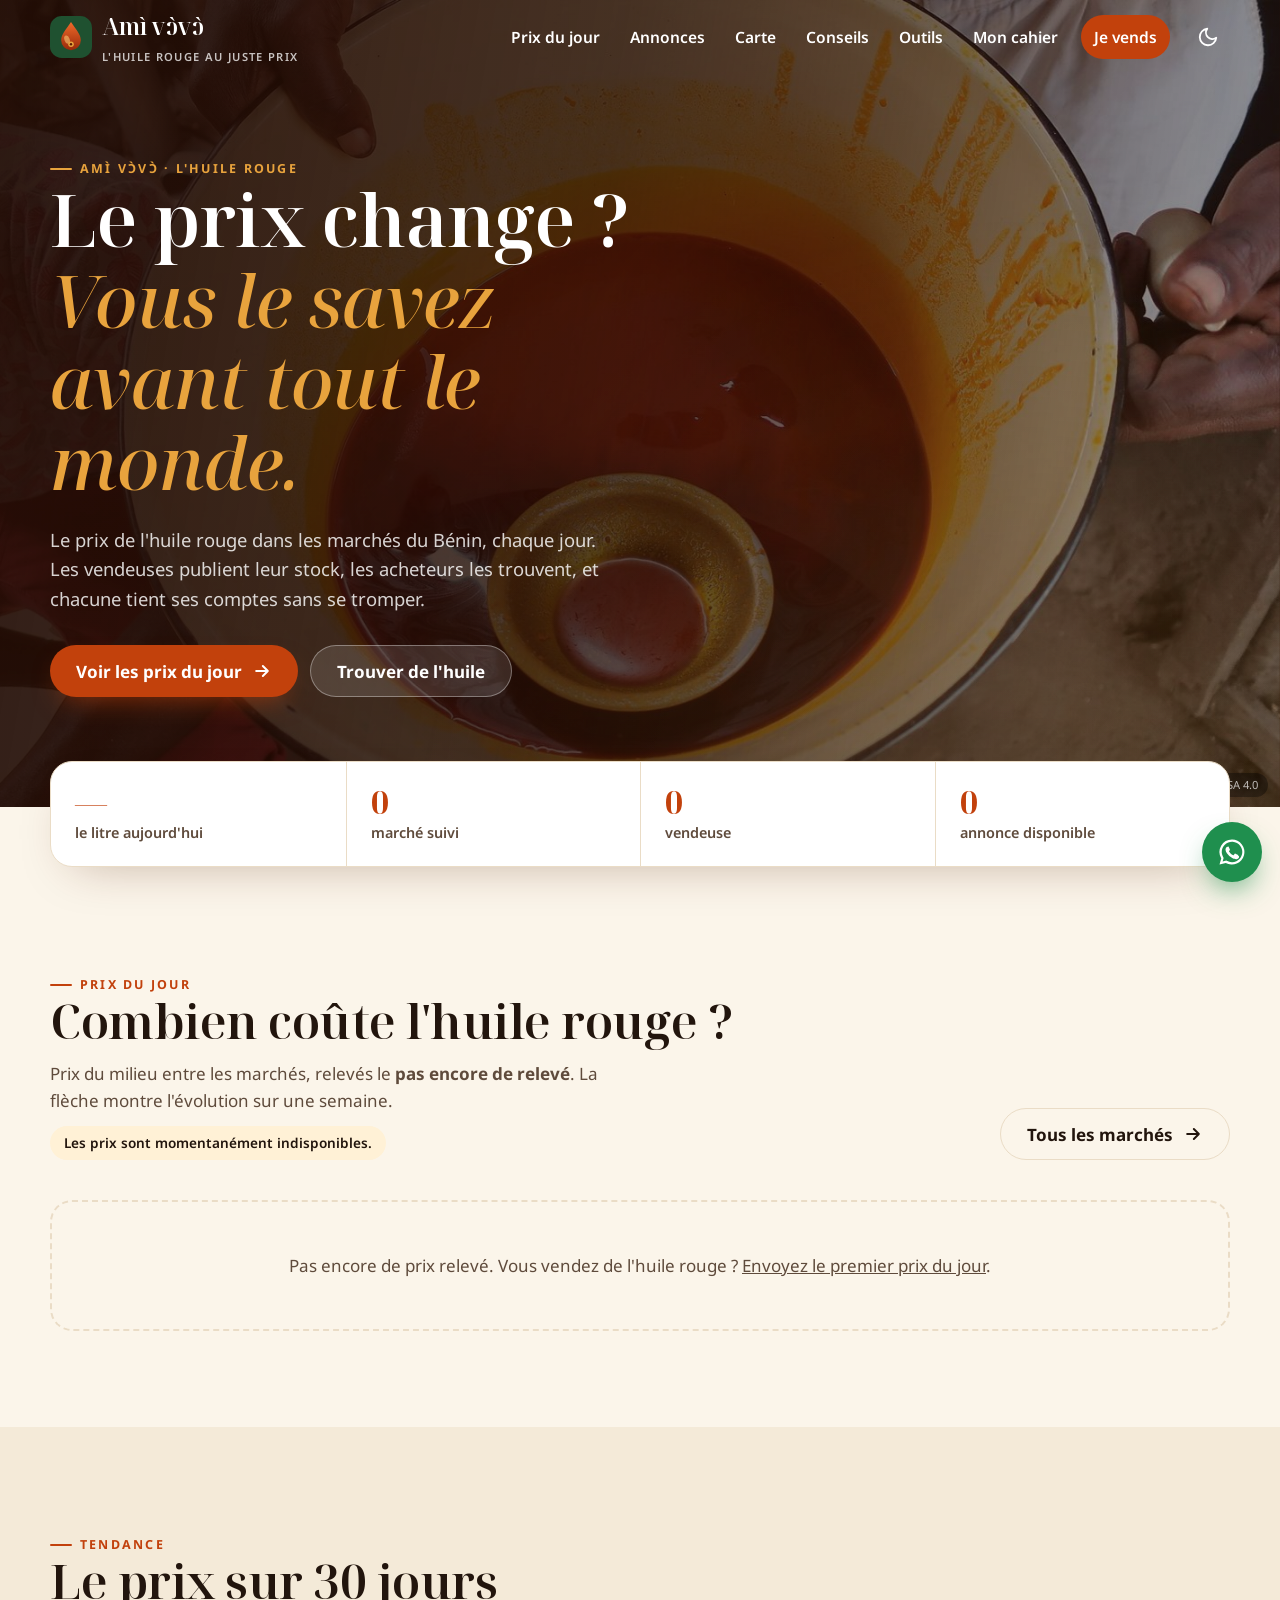
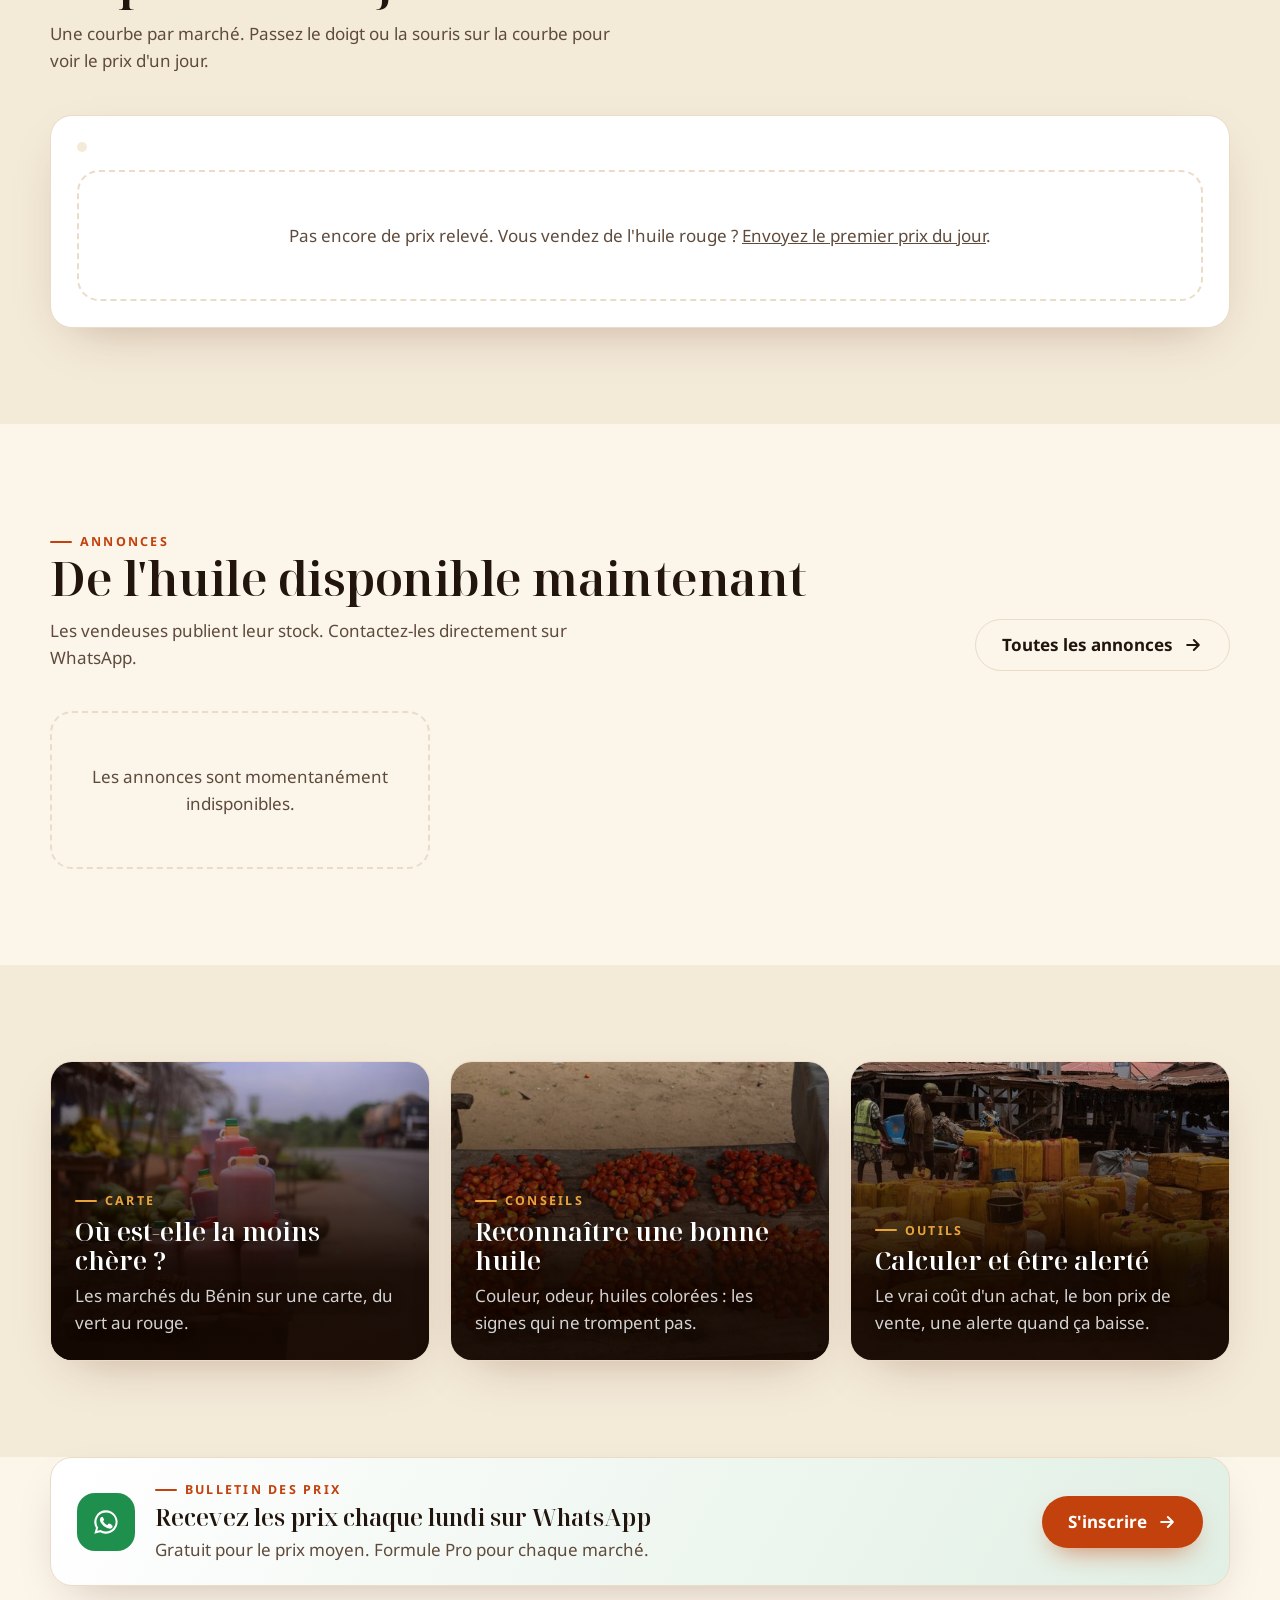
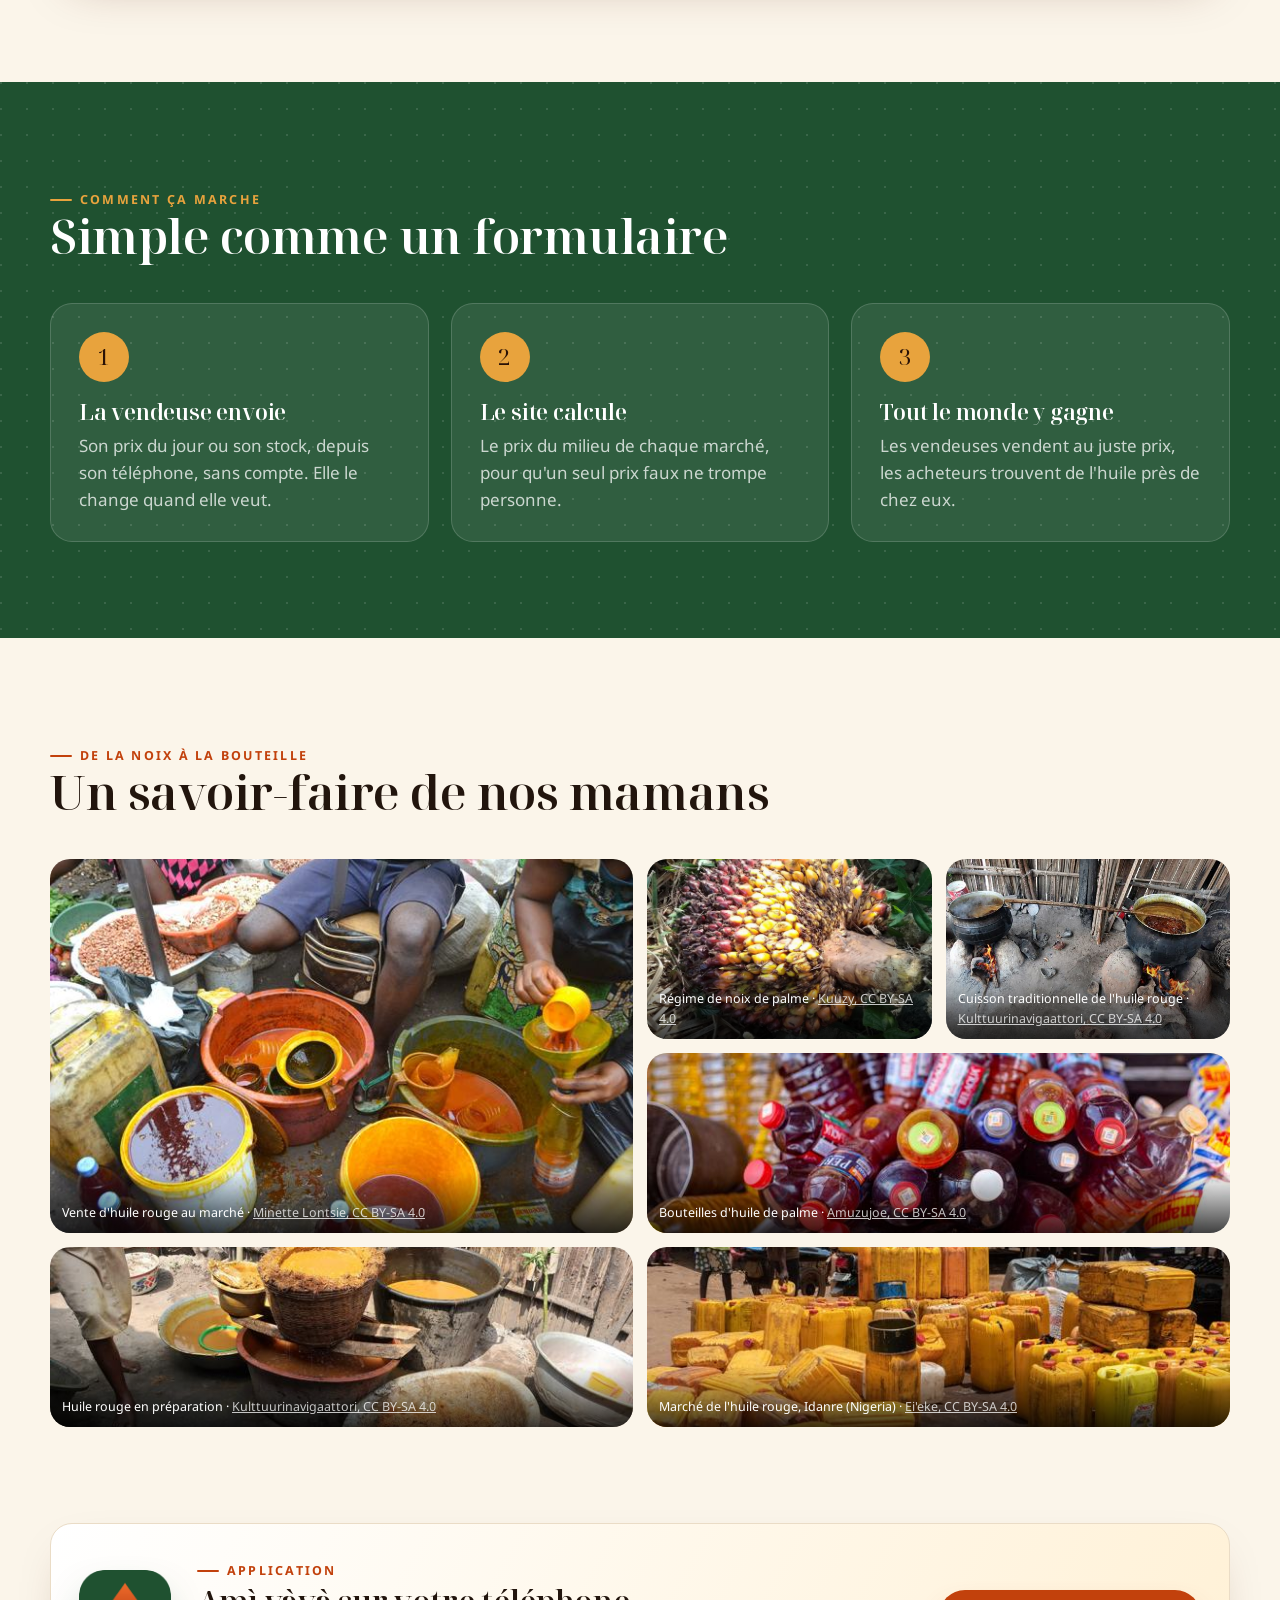
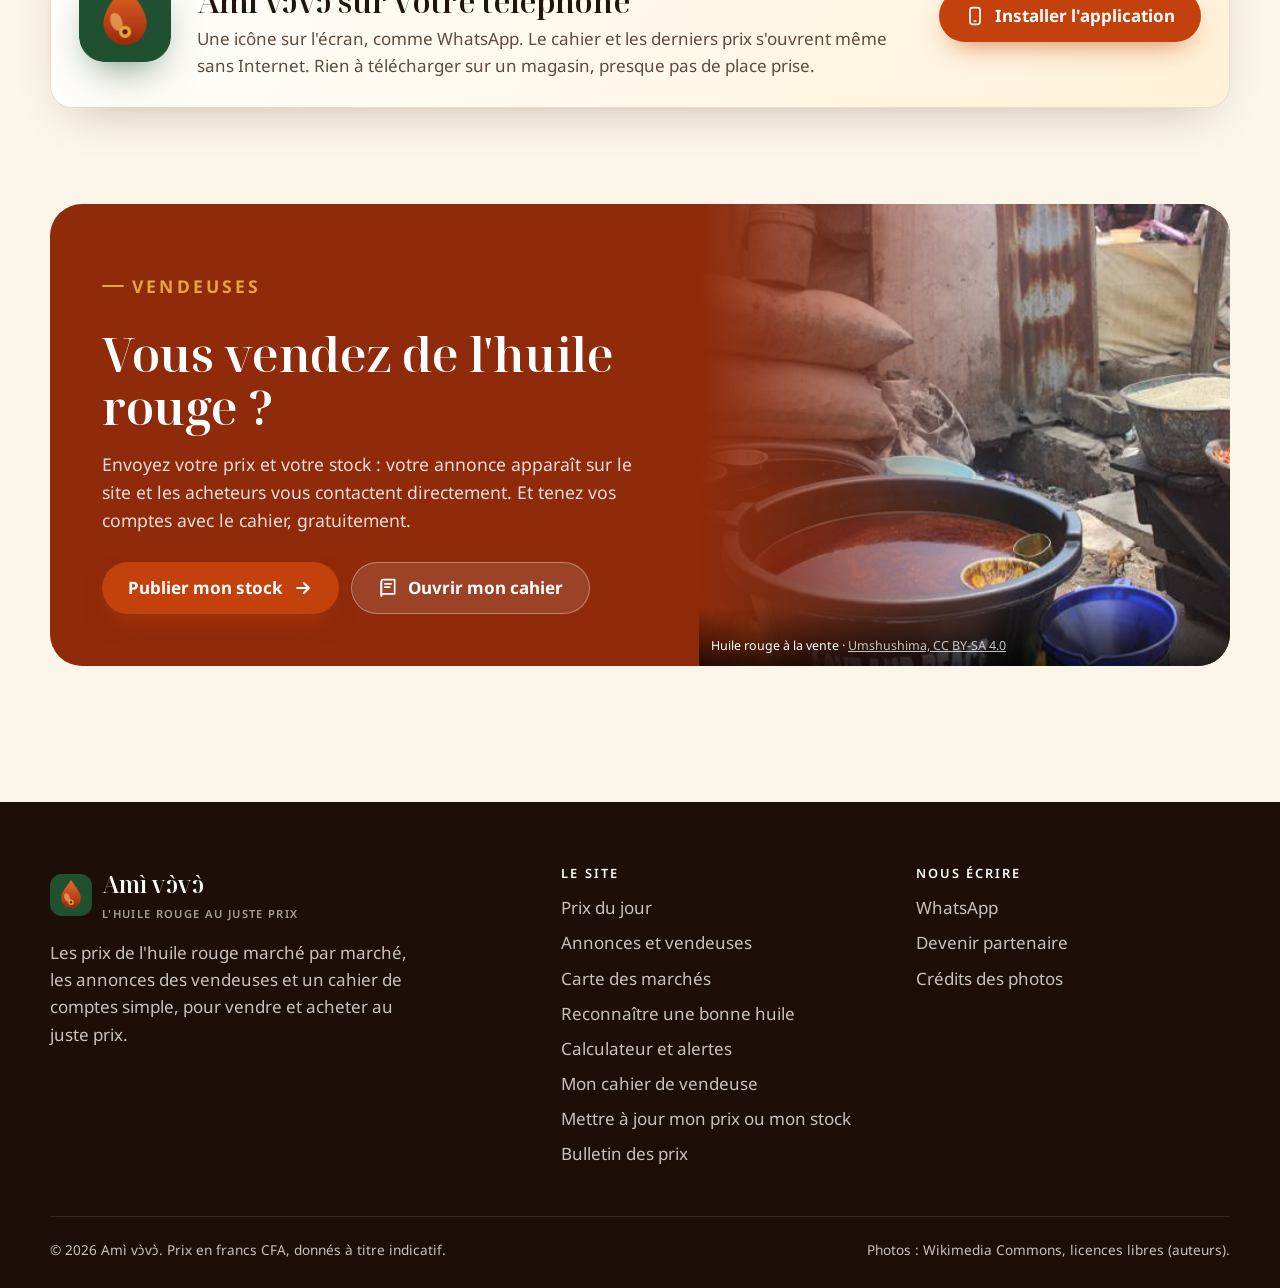
<file: index.html>
<!doctype html>
<html lang="fr">
<head>
    <meta charset="utf-8">
    <meta name="viewport" content="width=device-width, initial-scale=1">
    <title>Amì vɔ̀vɔ̀ : l'huile rouge au juste prix</title>
    <meta name="description" content="Prix de l'huile rouge marché par marché, annonces des vendeuses et cahier de comptes, au Bénin.">
    <meta name="theme-color" content="#1f5130">
    <meta property="og:title" content="Amì vɔ̀vɔ̀ : l'huile rouge au juste prix">
    <meta property="og:description" content="Prix de l'huile rouge marché par marché, annonces des vendeuses et cahier de comptes, au Bénin.">
    <meta property="og:image" content="images/photos/bol.jpg">
    <link rel="icon" href="images/favicon.svg" type="image/svg+xml">
    <link rel="manifest" href="manifest.webmanifest">
    <link rel="apple-touch-icon" href="images/icone-192.png">
    <link rel="preconnect" href="https://fonts.googleapis.com">
    <link rel="preconnect" href="https://fonts.gstatic.com" crossorigin>
    <link href="https://fonts.googleapis.com/css2?family=Noto+Sans:wght@400;500;600;700&family=Noto+Serif+Display:ital,wght@0,500;0,600;1,500&display=swap" rel="stylesheet">
    <link rel="stylesheet" href="css/style.css">
    <script>
        /* Thème choisi : appliqué avant l'affichage pour éviter un flash. */
        try { document.documentElement.dataset.theme = localStorage.getItem('amivovo-theme') || 'light'; } catch (e) {}
    </script>
</head>
<body data-page="accueil" class="page-sombre">
<a class="lien-evitement" href="#contenu">Aller au contenu</a>
<header class="entete">
    <div class="conteneur">
        <a class="logo" href="index.html">
            <img src="images/logo.svg" alt="">
            <span>Amì vɔ̀vɔ̀<small>L'huile rouge au juste prix</small></span>
        </a>
        <nav class="nav" id="menu" aria-label="Navigation principale">
            <a href="prix.html">Prix du jour</a><a href="annonces.html">Annonces</a><a href="marches.html">Carte</a><a href="conseils.html">Conseils</a><a href="outils.html">Outils</a><a href="cahier.html">Mon cahier</a>
            <a class="nav-cta" href="vendre.html">Je vends</a>
        </nav>
        <div class="entete-actions">
            <button type="button" class="icone-bouton" id="bouton-theme" aria-label="Passer en mode sombre">
                <svg class="icone-lune" viewBox="0 0 24 24" fill="none" stroke="currentColor" stroke-width="2" stroke-linecap="round" stroke-linejoin="round" aria-hidden="true"><path d="M21 12.8A9 9 0 1 1 11.2 3a7 7 0 0 0 9.8 9.8z"/></svg>
                <svg class="icone-soleil" hidden viewBox="0 0 24 24" fill="none" stroke="currentColor" stroke-width="2" stroke-linecap="round" aria-hidden="true"><circle cx="12" cy="12" r="4.5"/><path d="M12 2v2M12 20v2M4.9 4.9l1.4 1.4M17.7 17.7l1.4 1.4M2 12h2M20 12h2M4.9 19.1l1.4-1.4M17.7 6.3l1.4-1.4"/></svg>
            </button>
            <button type="button" class="icone-bouton burger" aria-controls="menu" aria-expanded="false" aria-label="Ouvrir le menu">
                <svg viewBox="0 0 24 24" fill="none" stroke="currentColor" stroke-width="2.2" stroke-linecap="round" aria-hidden="true"><path d="M4 7h16M4 12h16M4 17h16"/></svg>
            </button>
        </div>
    </div>
</header>
<main id="contenu">

<section class="heros">
    <div class="heros-photos" aria-hidden="true">
        <img src="images/photos/bol.jpg" data-photo="bol" alt="">
        <img src="images/photos/etalage.jpg" data-photo="etalage" alt="" loading="lazy">
        <img src="images/photos/noix.jpg" data-photo="noix" alt="" loading="lazy">
        <img src="images/photos/bord-route.jpg" data-photo="bord-route" alt="" loading="lazy">
    </div>
    <div class="conteneur">
        <div>
            <p class="sur-titre monte">Amì vɔ̀vɔ̀ · l'huile rouge</p>
            <h1 class="monte" style="--delai:100ms">Le prix change ?<br><em>Vous le savez avant tout le monde.</em></h1>
            <p class="heros-texte monte" style="--delai:200ms">Le prix de l'huile rouge dans les marchés du Bénin, chaque jour. Les vendeuses publient leur stock, les acheteurs les trouvent, et chacune tient ses comptes sans se tromper.</p>
            <div class="heros-actions monte" style="--delai:300ms">
                <a class="bouton bouton-huile" href="prix.html">Voir les prix du jour <svg viewBox="0 0 24 24" fill="none" stroke="currentColor" stroke-width="2.4" stroke-linecap="round" stroke-linejoin="round" aria-hidden="true"><path d="M5 12h14M13 6l6 6-6 6"/></svg></a>
                <a class="bouton bouton-clair" href="annonces.html">Trouver de l'huile</a>
            </div>
        </div>
        <aside class="carte-prix-heros monte" id="carte-prix-heros" style="--delai:350ms" hidden aria-label="Prix du litre aujourd'hui"></aside>
    </div>
    <a class="heros-credit" href="#" target="_blank" rel="noopener"></a>
</section>

<section class="bandeau-chiffres" aria-label="Amì vɔ̀vɔ̀ en chiffres">
    <div class="conteneur" id="chiffres-accueil">
        <div class="chiffre-cle apparait"><b data-chiffre="litre">…</b><span>le litre aujourd'hui</span></div>
        <div class="chiffre-cle apparait" style="--delai:80ms"><b data-chiffre="marches">…</b><span>marchés suivis</span></div>
        <div class="chiffre-cle apparait" style="--delai:160ms"><b data-chiffre="vendeuses">…</b><span>vendeuses</span></div>
        <div class="chiffre-cle apparait" style="--delai:240ms"><b data-chiffre="annonces">…</b><span>annonces disponibles</span></div>
    </div>
</section>

<section class="section">
    <div class="conteneur">
        <div class="section-entete">
            <div class="apparait">
                <p class="sur-titre">Prix du jour</p>
                <h2>Combien coûte l'huile rouge ?</h2>
                <p class="texte-doux">Prix du milieu entre les marchés, relevés le <b data-date-prix>…</b>. La flèche montre l'évolution sur une semaine.</p>
                <p class="notice-exemple" data-exemple-prix hidden>Exemple : ces prix sont fictifs tant que le tableau Google n'est pas branché.</p><p class="notice-exemple" data-erreur-prix hidden>Les prix sont momentanément indisponibles.</p>
            </div>
            <a class="bouton bouton-contour apparait" href="prix.html">Tous les marchés <svg viewBox="0 0 24 24" fill="none" stroke="currentColor" stroke-width="2.4" stroke-linecap="round" stroke-linejoin="round" aria-hidden="true"><path d="M5 12h14M13 6l6 6-6 6"/></svg></a>
        </div>
        <div class="grille-prix" id="cartes-prix"></div>
    </div>
</section>

<section class="section section-creme">
    <div class="conteneur">
        <div class="section-entete">
            <div class="apparait">
                <p class="sur-titre">Tendance</p>
                <h2>Le prix sur 30 jours</h2>
                <p class="texte-doux">Une courbe par marché. Passez le doigt ou la souris sur la courbe pour voir le prix d'un jour.</p>
            </div>
        </div>
        <div class="carte graphique-carte apparait">
            <div class="graphique-outils">
                <div class="pastilles" id="choix-mesure" role="group" aria-label="Choisir la mesure"></div>
            </div>
            <div id="graphique"></div>
        </div>
    </div>
</section>

<section class="section">
    <div class="conteneur">
        <div class="section-entete">
            <div class="apparait">
                <p class="sur-titre">Annonces</p>
                <h2>De l'huile disponible maintenant</h2>
                <p class="texte-doux">Les vendeuses publient leur stock. Contactez-les directement sur WhatsApp.</p>
                <p class="notice-exemple" data-exemple-annonces hidden>Exemple : ces annonces sont fictives.</p>
            </div>
            <a class="bouton bouton-contour apparait" href="annonces.html">Toutes les annonces <svg viewBox="0 0 24 24" fill="none" stroke="currentColor" stroke-width="2.4" stroke-linecap="round" stroke-linejoin="round" aria-hidden="true"><path d="M5 12h14M13 6l6 6-6 6"/></svg></a>
        </div>
        <div class="grille-annonces" id="annonces" data-limite="3"></div>
    </div>
</section>

<section class="section section-creme">
    <div class="conteneur">
        <div class="grille-decouvrir">
            <a class="carte decouvrir apparait" href="marches.html">
                <img src="images/photos/bord-route-600.jpg" alt="" loading="lazy">
                <span class="decouvrir-texte"><span class="sur-titre">Carte</span><b>Où est-elle la moins chère&nbsp;?</b><span>Les marchés du Bénin sur une carte, du vert au rouge.</span></span>
            </a>
            <a class="carte decouvrir apparait" style="--delai:100ms" href="conseils.html">
                <img src="images/photos/noix-600.jpg" alt="" loading="lazy">
                <span class="decouvrir-texte"><span class="sur-titre">Conseils</span><b>Reconnaître une bonne huile</b><span>Couleur, odeur, huiles colorées : les signes qui ne trompent pas.</span></span>
            </a>
            <a class="carte decouvrir apparait" style="--delai:200ms" href="outils.html">
                <img src="images/photos/bidons-600.jpg" alt="" loading="lazy">
                <span class="decouvrir-texte"><span class="sur-titre">Outils</span><b>Calculer et être alerté</b><span>Le vrai coût d'un achat, le bon prix de vente, une alerte quand ça baisse.</span></span>
            </a>
        </div>
    </div>
</section>

<section class="section" style="padding-top:0">
    <div class="conteneur">
        <a class="carte bandeau-bulletin apparait" href="bulletin.html">
            <span class="bandeau-bulletin-icone" aria-hidden="true"><svg viewBox="0 0 24 24" fill="currentColor" aria-hidden="true"><path d="M12 2a10 10 0 0 0-8.6 15.1L2 22l5-1.3A10 10 0 1 0 12 2zm0 18.2a8.2 8.2 0 0 1-4.2-1.2l-.3-.2-3 .8.8-2.9-.2-.3A8.2 8.2 0 1 1 12 20.2zm4.5-6.1c-.2-.1-1.5-.7-1.7-.8-.2-.1-.4-.1-.6.1l-.8 1c-.1.2-.3.2-.5.1a6.7 6.7 0 0 1-3.3-2.9c-.2-.4.2-.4.7-1.3.1-.2 0-.3 0-.4l-.8-1.8c-.2-.5-.4-.4-.6-.4h-.5a1 1 0 0 0-.7.3 3 3 0 0 0-.9 2.2 5.2 5.2 0 0 0 1.1 2.8 11.9 11.9 0 0 0 4.6 4c1.7.7 2.4.8 3.2.7.5-.1 1.5-.6 1.8-1.2.2-.6.2-1.1.1-1.2l-.5-.3z"/></svg></span>
            <span><span class="sur-titre">Bulletin des prix</span><b>Recevez les prix chaque lundi sur WhatsApp</b><span class="texte-doux">Gratuit pour le prix moyen. Formule Pro pour chaque marché.</span></span>
            <span class="bouton bouton-huile">S'inscrire <svg viewBox="0 0 24 24" fill="none" stroke="currentColor" stroke-width="2.4" stroke-linecap="round" stroke-linejoin="round" aria-hidden="true"><path d="M5 12h14M13 6l6 6-6 6"/></svg></span>
        </a>
    </div>
</section>

<section class="section section-palme motif-gouttes">
    <div class="conteneur" style="position:relative">
        <div class="section-entete">
            <div class="apparait">
                <p class="sur-titre">Comment ça marche</p>
                <h2>Simple comme un formulaire</h2>
            </div>
        </div>
        <div class="etapes">
            <div class="etape apparait"><span class="etape-numero">1</span><h3>La vendeuse envoie</h3><p class="texte-doux">Son prix du jour ou son stock, depuis son téléphone, sans compte. Elle le change quand elle veut.</p></div>
            <div class="etape apparait" style="--delai:120ms"><span class="etape-numero">2</span><h3>Le site calcule</h3><p class="texte-doux">Le prix du milieu de chaque marché, pour qu'un seul prix faux ne trompe personne.</p></div>
            <div class="etape apparait" style="--delai:240ms"><span class="etape-numero">3</span><h3>Tout le monde y gagne</h3><p class="texte-doux">Les vendeuses vendent au juste prix, les acheteurs trouvent de l'huile près de chez eux.</p></div>
        </div>
    </div>
</section>

<section class="section">
    <div class="conteneur">
        <div class="section-entete">
            <div class="apparait">
                <p class="sur-titre">De la noix à la bouteille</p>
                <h2>Un savoir-faire de nos mamans</h2>
            </div>
        </div>
        <div class="mosaique">
            <figure class="apparait"><img src="images/photos/vente-600.jpg" alt="Vente d'huile rouge au marché" loading="lazy"><figcaption data-credit="vente"></figcaption></figure>
            <figure class="apparait" style="--delai:80ms"><img src="images/photos/regime-600.jpg" alt="Régime de noix de palme" loading="lazy"><figcaption data-credit="regime"></figcaption></figure>
            <figure class="apparait" style="--delai:160ms"><img src="images/photos/cuisson-600.jpg" alt="Cuisson traditionnelle de l'huile rouge" loading="lazy"><figcaption data-credit="cuisson"></figcaption></figure>
            <figure class="apparait" style="--delai:240ms"><img src="images/photos/bouteilles-600.jpg" alt="Bouteilles d'huile de palme" loading="lazy"><figcaption data-credit="bouteilles"></figcaption></figure>
            <figure class="apparait" style="--delai:320ms"><img src="images/photos/recipients-600.jpg" alt="Huile rouge en préparation" loading="lazy"><figcaption data-credit="recipients"></figcaption></figure>
            <figure class="apparait" style="--delai:400ms"><img src="images/photos/bidons-600.jpg" alt="Marché de l'huile rouge" loading="lazy"><figcaption data-credit="bidons"></figcaption></figure>
        </div>
    </div>
</section>

<section class="section" style="padding-top:0">
    <div class="conteneur">
        <div class="carte installation apparait">
            <div class="installation-icone" aria-hidden="true"><img src="images/icone-192.png" alt=""></div>
            <div class="installation-texte">
                <p class="sur-titre">Application</p>
                <h2>Amì vɔ̀vɔ̀ sur votre téléphone</h2>
                <p class="texte-doux" data-pas-installee>Une icône sur l'écran, comme WhatsApp. Le cahier et les derniers prix s'ouvrent même sans Internet. Rien à télécharger sur un magasin, presque pas de place prise.</p>
                <p class="texte-doux" data-installee hidden>C'est fait : Amì vɔ̀vɔ̀ est installé sur ce téléphone. Merci !</p>
                <div class="aide-installation" data-installer-aide hidden>
                    <p data-aide-android><b>Sur Android :</b> ouvrez le menu de Chrome (les trois petits points) en haut à droite, puis <b>« Installer l'application »</b> ou <b>« Ajouter à l'écran d'accueil »</b>.</p>
                    <p data-aide-iphone><b>Sur iPhone :</b> dans Safari, appuyez sur <b>Partager</b> (le carré avec une flèche), puis <b>« Sur l'écran d'accueil »</b>.</p>
                </div>
            </div>
            <button type="button" class="bouton bouton-huile" data-installer data-pas-installee><svg viewBox="0 0 24 24" fill="none" stroke="currentColor" stroke-width="2" stroke-linecap="round" stroke-linejoin="round" aria-hidden="true"><rect x="6" y="2" width="12" height="20" rx="3"/><path d="M11 18h2"/></svg> Installer l'application</button>
        </div>
    </div>
</section>

<section class="section" style="padding-top:0">
    <div class="conteneur">
        <div class="cta apparait">
            <div class="cta-texte">
                <p class="sur-titre" style="color:var(--or)">Vendeuses</p>
                <h2>Vous vendez de l'huile rouge ?</h2>
                <p>Envoyez votre prix et votre stock : votre annonce apparaît sur le site et les acheteurs vous contactent directement. Et tenez vos comptes avec le cahier, gratuitement.</p>
                <div class="heros-actions" style="margin-top:0">
                    <a class="bouton bouton-huile" href="vendre.html">Publier mon stock <svg viewBox="0 0 24 24" fill="none" stroke="currentColor" stroke-width="2.4" stroke-linecap="round" stroke-linejoin="round" aria-hidden="true"><path d="M5 12h14M13 6l6 6-6 6"/></svg></a>
                    <a class="bouton bouton-clair" href="cahier.html"><svg viewBox="0 0 24 24" fill="none" stroke="currentColor" stroke-width="2" stroke-linecap="round" stroke-linejoin="round" aria-hidden="true"><path d="M4 4.5A2.5 2.5 0 0 1 6.5 2H20v17H6.5A2.5 2.5 0 0 0 4 21.5z"/><path d="M4 21.5V4.5M8 7h8M8 11h6"/></svg> Ouvrir mon cahier</a>
                </div>
            </div>
            <div class="cta-photo"><img src="images/photos/etalage-600.jpg" alt="" loading="lazy"><div class="credit-photo" data-credit="etalage" style="z-index:2"></div></div>
        </div>
    </div>
</section>

<section class="section section-partenaires" style="padding-top:0">
    <div class="conteneur">
        <div class="bloc-entete"><p class="sur-titre">Nos partenaires</p><a class="petit" href="partenaires.html">Devenir partenaire</a></div>
        <div class="grille-partenaires" data-partenaires="masquer-si-vide"></div>
    </div>
</section>
</main>
<footer class="pied">
    <div class="conteneur">
        <div class="pied-grille">
            <div>
                <a class="logo" href="index.html"><img src="images/logo.svg" alt=""><span>Amì vɔ̀vɔ̀<small>L'huile rouge au juste prix</small></span></a>
                <p style="margin-top:16px;max-width:380px">Les prix de l'huile rouge marché par marché, les annonces des vendeuses et un cahier de comptes simple, pour vendre et acheter au juste prix.</p>
            </div>
            <div>
                <h2>Le site</h2>
                <ul>
                    <li><a href="prix.html">Prix du jour</a></li>
                    <li><a href="annonces.html">Annonces et vendeuses</a></li>
                    <li><a href="marches.html">Carte des marchés</a></li>
                    <li><a href="conseils.html">Reconnaître une bonne huile</a></li>
                    <li><a href="outils.html">Calculateur et alertes</a></li>
                    <li><a href="cahier.html">Mon cahier de vendeuse</a></li>
                    <li><a href="vendre.html">Mettre à jour mon prix ou mon stock</a></li>
                    <li><a href="bulletin.html">Bulletin des prix</a></li>
                </ul>
            </div>
            <div>
                <h2>Nous écrire</h2>
                <ul>
                    <li><a data-whatsapp-equipe="Bonjour Amì vɔ̀vɔ̀ !" href="#">WhatsApp</a></li>
                    <li><a href="partenaires.html">Devenir partenaire</a></li>
                    <li><a href="credits.html">Crédits des photos</a></li>
                </ul>
            </div>
        </div>
        <div class="pied-bas">
            <p>© <span data-annee></span> Amì vɔ̀vɔ̀. Prix en francs CFA, donnés à titre indicatif.</p>
            <p>Photos : Wikimedia Commons, licences libres (<a href="credits.html">auteurs</a>).</p>
        </div>
    </div>
</footer>
<a class="whatsapp-flottant" data-whatsapp-equipe="Bonjour Amì vɔ̀vɔ̀ ! J'ai une question." href="#" aria-label="Écrire à l'équipe sur WhatsApp"><svg viewBox="0 0 24 24" fill="currentColor" aria-hidden="true"><path d="M12 2a10 10 0 0 0-8.6 15.1L2 22l5-1.3A10 10 0 1 0 12 2zm0 18.2a8.2 8.2 0 0 1-4.2-1.2l-.3-.2-3 .8.8-2.9-.2-.3A8.2 8.2 0 1 1 12 20.2zm4.5-6.1c-.2-.1-1.5-.7-1.7-.8-.2-.1-.4-.1-.6.1l-.8 1c-.1.2-.3.2-.5.1a6.7 6.7 0 0 1-3.3-2.9c-.2-.4.2-.4.7-1.3.1-.2 0-.3 0-.4l-.8-1.8c-.2-.5-.4-.4-.6-.4h-.5a1 1 0 0 0-.7.3 3 3 0 0 0-.9 2.2 5.2 5.2 0 0 0 1.1 2.8 11.9 11.9 0 0 0 4.6 4c1.7.7 2.4.8 3.2.7.5-.1 1.5-.6 1.8-1.2.2-.6.2-1.1.1-1.2l-.5-.3z"/></svg></a>
<script src="js/reglages.js"></script>
<script src="js/photos.js"></script>
<script src="js/donnees.js"></script>
<script src="js/main.js"></script>
<script src="js/pwa.js"></script>
</body>
</html>
</file>
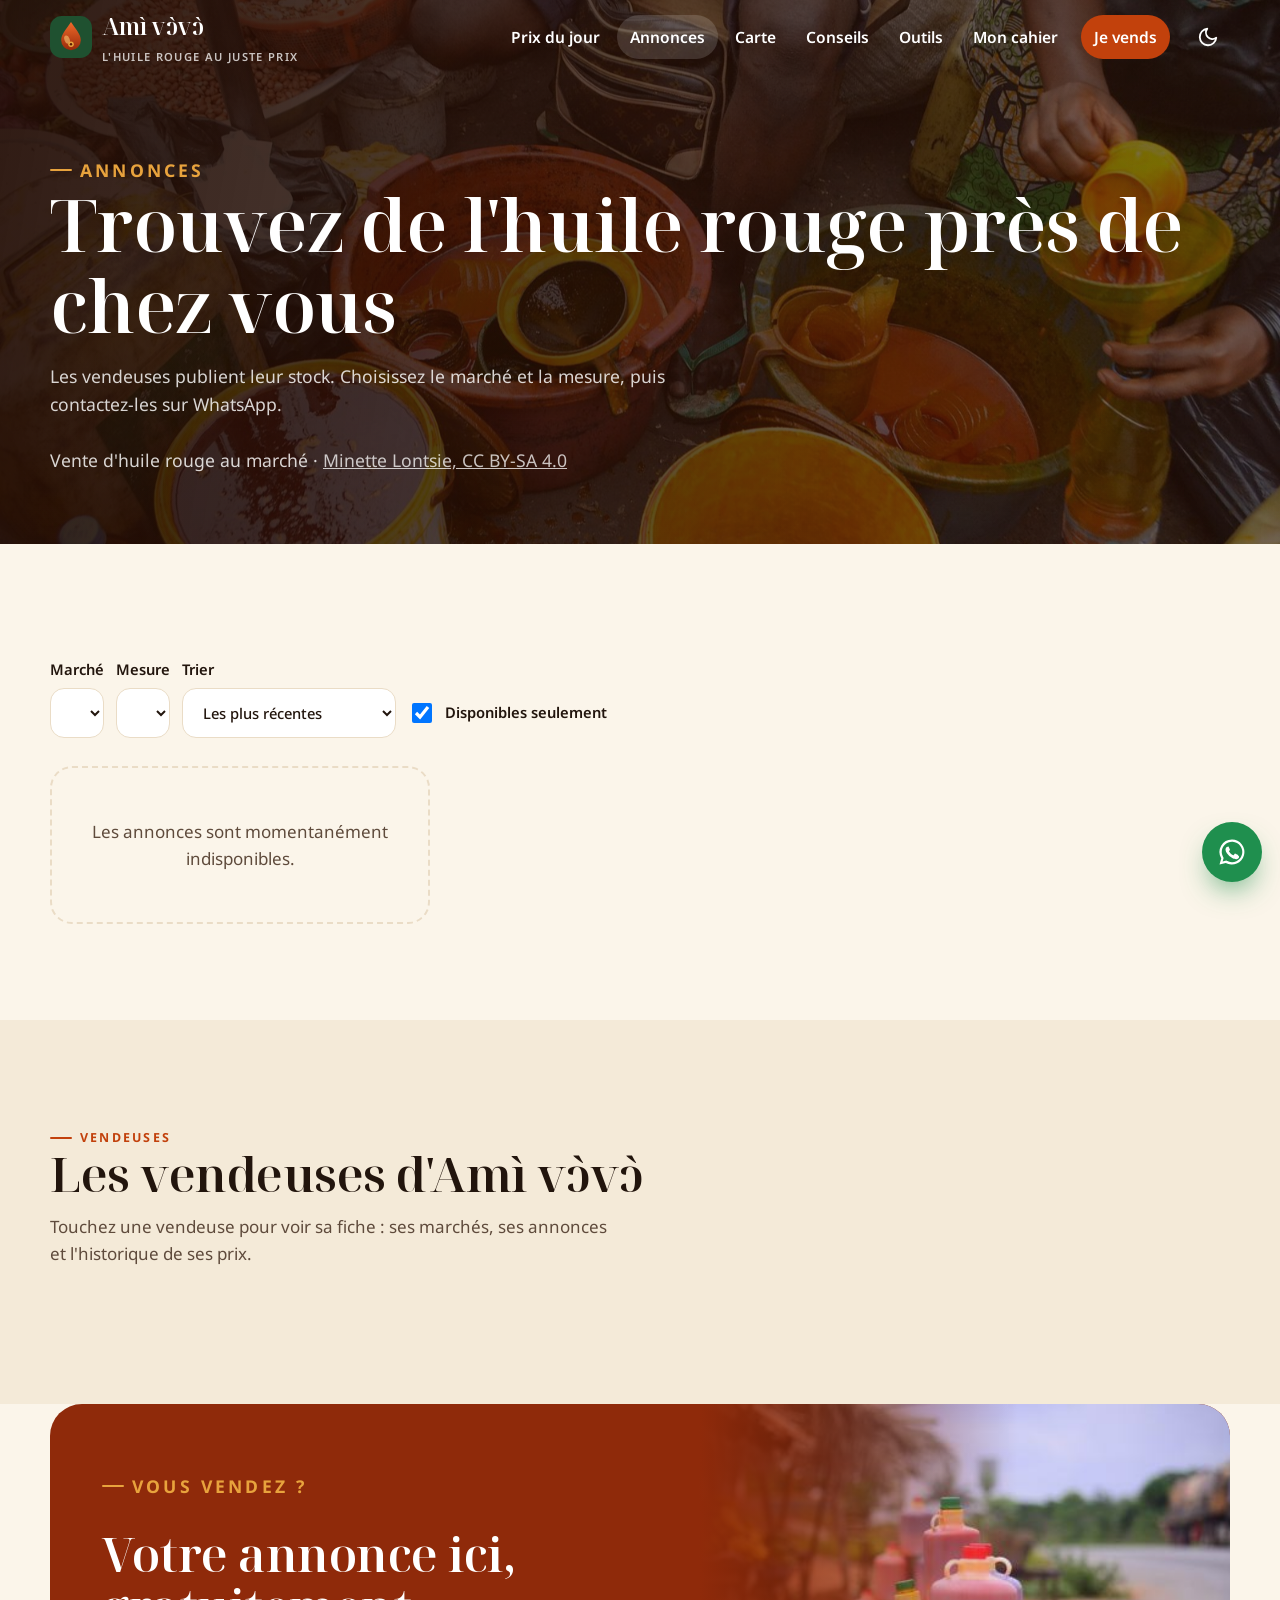
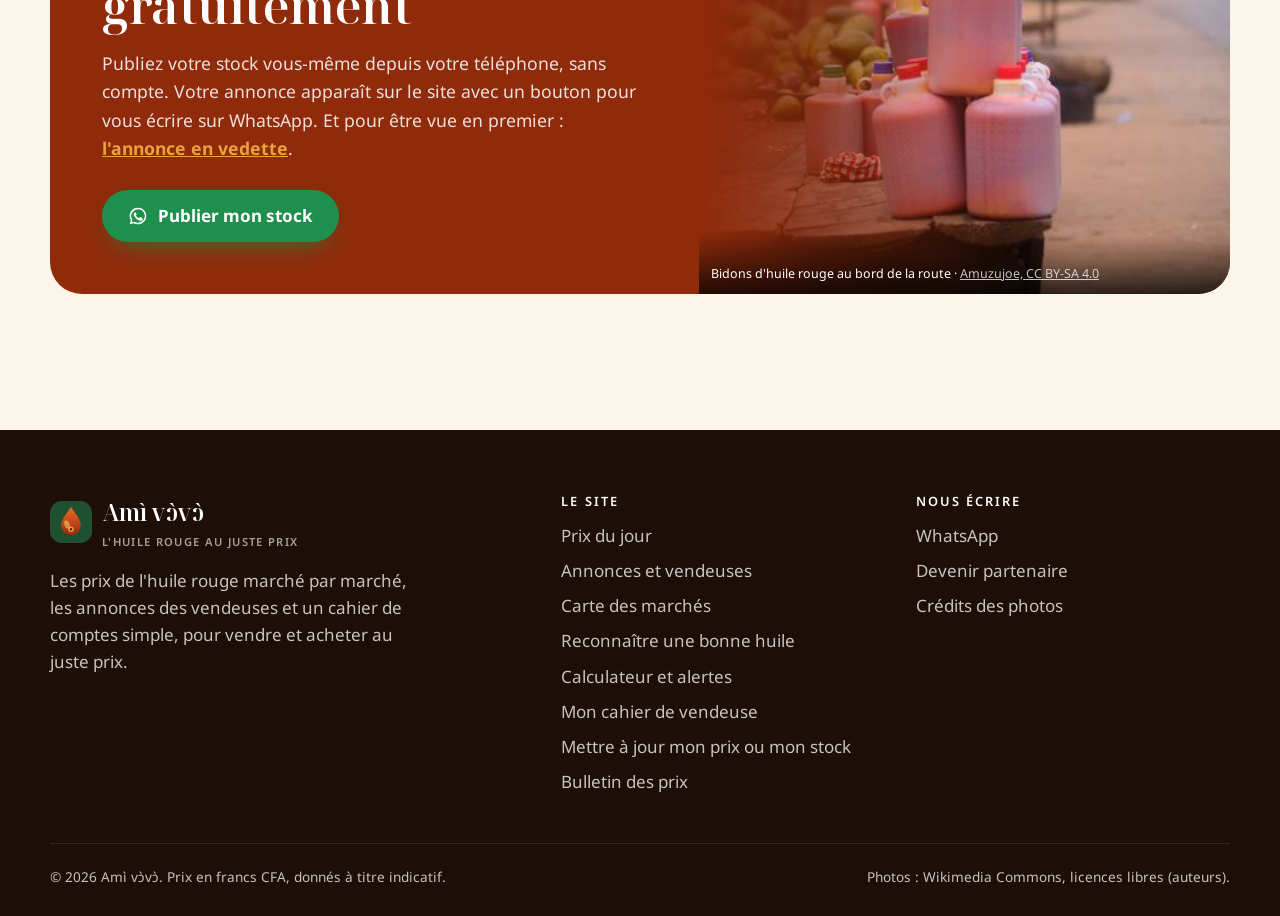
<file: annonces.html>
<!doctype html>
<html lang="fr">
<head>
    <meta charset="utf-8">
    <meta name="viewport" content="width=device-width, initial-scale=1">
    <title>Annonces · Amì vɔ̀vɔ̀</title>
    <meta name="description" content="Huile rouge disponible chez les vendeuses : marché, quantité, prix et contact WhatsApp.">
    <meta name="theme-color" content="#1f5130">
    <meta property="og:title" content="Annonces · Amì vɔ̀vɔ̀">
    <meta property="og:description" content="Huile rouge disponible chez les vendeuses : marché, quantité, prix et contact WhatsApp.">
    <meta property="og:image" content="images/photos/bol.jpg">
    <link rel="icon" href="images/favicon.svg" type="image/svg+xml">
    <link rel="manifest" href="manifest.webmanifest">
    <link rel="apple-touch-icon" href="images/icone-192.png">
    <link rel="preconnect" href="https://fonts.googleapis.com">
    <link rel="preconnect" href="https://fonts.gstatic.com" crossorigin>
    <link href="https://fonts.googleapis.com/css2?family=Noto+Sans:wght@400;500;600;700&family=Noto+Serif+Display:ital,wght@0,500;0,600;1,500&display=swap" rel="stylesheet">
    <link rel="stylesheet" href="css/style.css">
    <script>
        /* Thème choisi : appliqué avant l'affichage pour éviter un flash. */
        try { document.documentElement.dataset.theme = localStorage.getItem('amivovo-theme') || 'light'; } catch (e) {}
    </script>
</head>
<body data-page="annonces" class="page-sombre">
<a class="lien-evitement" href="#contenu">Aller au contenu</a>
<header class="entete">
    <div class="conteneur">
        <a class="logo" href="index.html">
            <img src="images/logo.svg" alt="">
            <span>Amì vɔ̀vɔ̀<small>L'huile rouge au juste prix</small></span>
        </a>
        <nav class="nav" id="menu" aria-label="Navigation principale">
            <a href="prix.html">Prix du jour</a><a href="annonces.html" aria-current="page">Annonces</a><a href="marches.html">Carte</a><a href="conseils.html">Conseils</a><a href="outils.html">Outils</a><a href="cahier.html">Mon cahier</a>
            <a class="nav-cta" href="vendre.html">Je vends</a>
        </nav>
        <div class="entete-actions">
            <button type="button" class="icone-bouton" id="bouton-theme" aria-label="Passer en mode sombre">
                <svg class="icone-lune" viewBox="0 0 24 24" fill="none" stroke="currentColor" stroke-width="2" stroke-linecap="round" stroke-linejoin="round" aria-hidden="true"><path d="M21 12.8A9 9 0 1 1 11.2 3a7 7 0 0 0 9.8 9.8z"/></svg>
                <svg class="icone-soleil" hidden viewBox="0 0 24 24" fill="none" stroke="currentColor" stroke-width="2" stroke-linecap="round" aria-hidden="true"><circle cx="12" cy="12" r="4.5"/><path d="M12 2v2M12 20v2M4.9 4.9l1.4 1.4M17.7 17.7l1.4 1.4M2 12h2M20 12h2M4.9 19.1l1.4-1.4M17.7 6.3l1.4-1.4"/></svg>
            </button>
            <button type="button" class="icone-bouton burger" aria-controls="menu" aria-expanded="false" aria-label="Ouvrir le menu">
                <svg viewBox="0 0 24 24" fill="none" stroke="currentColor" stroke-width="2.2" stroke-linecap="round" aria-hidden="true"><path d="M4 7h16M4 12h16M4 17h16"/></svg>
            </button>
        </div>
    </div>
</header>
<main id="contenu">

<section class="page-heros">
    <img src="images/photos/vente.jpg" alt="">
    <div class="conteneur">
        <p class="sur-titre monte">Annonces</p>
        <h1 class="monte" style="--delai:100ms">Trouvez de l'huile rouge près de chez vous</h1>
        <p class="monte" style="--delai:200ms">Les vendeuses publient leur stock. Choisissez le marché et la mesure, puis contactez-les sur WhatsApp.</p>
        <p class="credit-photo" data-credit="vente" style="position:static;background:none;padding:12px 0 0"></p>
    </div>
</section>

<section class="section">
    <div class="conteneur">
        <p class="notice-exemple" data-exemple-annonces hidden>Exemple : ces annonces sont fictives.</p>
        <div class="filtres" style="margin-top:18px;align-items:end">
            <label class="champ">Marché<select id="filtre-annonce-marche"></select></label>
            <label class="champ">Mesure<select id="filtre-annonce-mesure"></select></label>
            <label class="champ">Trier<select id="filtre-annonce-tri"><option value="recent">Les plus récentes</option><option value="prix">Le moins cher (au litre)</option></select></label>
            <label class="champ" style="display:flex;align-items:center;gap:10px;min-height:50px"><input type="checkbox" id="filtre-annonce-dispo" checked style="width:20px;height:20px;min-height:0"> Disponibles seulement</label>
            <p class="texte-doux" id="nombre-annonces" style="margin-left:auto;align-self:center"></p>
        </div>
        <div class="grille-annonces" id="annonces"></div>
    </div>
</section>

<section class="section section-creme">
    <div class="conteneur">
        <div class="section-entete">
            <div class="apparait">
                <p class="sur-titre">Vendeuses</p>
                <h2>Les vendeuses d'Amì vɔ̀vɔ̀</h2>
                <p class="texte-doux">Touchez une vendeuse pour voir sa fiche : ses marchés, ses annonces et l'historique de ses prix.</p>
            </div>
        </div>
        <div class="grille-vendeuses" id="vendeuses"></div>
    </div>
</section>

<section class="section" style="padding-top:0">
    <div class="conteneur">
        <div class="cta apparait">
            <div class="cta-texte">
                <p class="sur-titre" style="color:var(--or)">Vous vendez ?</p>
                <h2>Votre annonce ici, gratuitement</h2>
                <p>Publiez votre stock vous-même depuis votre téléphone, sans compte. Votre annonce apparaît sur le site avec un bouton pour vous écrire sur WhatsApp. Et pour être vue en premier : <a href="vendre.html#vedette" style="color:var(--or);font-weight:700">l'annonce en vedette</a>.</p>
                <a class="bouton bouton-whatsapp" href="vendre.html"><svg viewBox="0 0 24 24" fill="currentColor" aria-hidden="true"><path d="M12 2a10 10 0 0 0-8.6 15.1L2 22l5-1.3A10 10 0 1 0 12 2zm0 18.2a8.2 8.2 0 0 1-4.2-1.2l-.3-.2-3 .8.8-2.9-.2-.3A8.2 8.2 0 1 1 12 20.2zm4.5-6.1c-.2-.1-1.5-.7-1.7-.8-.2-.1-.4-.1-.6.1l-.8 1c-.1.2-.3.2-.5.1a6.7 6.7 0 0 1-3.3-2.9c-.2-.4.2-.4.7-1.3.1-.2 0-.3 0-.4l-.8-1.8c-.2-.5-.4-.4-.6-.4h-.5a1 1 0 0 0-.7.3 3 3 0 0 0-.9 2.2 5.2 5.2 0 0 0 1.1 2.8 11.9 11.9 0 0 0 4.6 4c1.7.7 2.4.8 3.2.7.5-.1 1.5-.6 1.8-1.2.2-.6.2-1.1.1-1.2l-.5-.3z"/></svg> Publier mon stock</a>
            </div>
            <div class="cta-photo"><img src="images/photos/bord-route-600.jpg" alt="" loading="lazy"><div class="credit-photo" data-credit="bord-route" style="z-index:2"></div></div>
        </div>
    </div>
</section>
</main>
<footer class="pied">
    <div class="conteneur">
        <div class="pied-grille">
            <div>
                <a class="logo" href="index.html"><img src="images/logo.svg" alt=""><span>Amì vɔ̀vɔ̀<small>L'huile rouge au juste prix</small></span></a>
                <p style="margin-top:16px;max-width:380px">Les prix de l'huile rouge marché par marché, les annonces des vendeuses et un cahier de comptes simple, pour vendre et acheter au juste prix.</p>
            </div>
            <div>
                <h2>Le site</h2>
                <ul>
                    <li><a href="prix.html">Prix du jour</a></li>
                    <li><a href="annonces.html">Annonces et vendeuses</a></li>
                    <li><a href="marches.html">Carte des marchés</a></li>
                    <li><a href="conseils.html">Reconnaître une bonne huile</a></li>
                    <li><a href="outils.html">Calculateur et alertes</a></li>
                    <li><a href="cahier.html">Mon cahier de vendeuse</a></li>
                    <li><a href="vendre.html">Mettre à jour mon prix ou mon stock</a></li>
                    <li><a href="bulletin.html">Bulletin des prix</a></li>
                </ul>
            </div>
            <div>
                <h2>Nous écrire</h2>
                <ul>
                    <li><a data-whatsapp-equipe="Bonjour Amì vɔ̀vɔ̀ !" href="#">WhatsApp</a></li>
                    <li><a href="partenaires.html">Devenir partenaire</a></li>
                    <li><a href="credits.html">Crédits des photos</a></li>
                </ul>
            </div>
        </div>
        <div class="pied-bas">
            <p>© <span data-annee></span> Amì vɔ̀vɔ̀. Prix en francs CFA, donnés à titre indicatif.</p>
            <p>Photos : Wikimedia Commons, licences libres (<a href="credits.html">auteurs</a>).</p>
        </div>
    </div>
</footer>
<a class="whatsapp-flottant" data-whatsapp-equipe="Bonjour Amì vɔ̀vɔ̀ ! J'ai une question." href="#" aria-label="Écrire à l'équipe sur WhatsApp"><svg viewBox="0 0 24 24" fill="currentColor" aria-hidden="true"><path d="M12 2a10 10 0 0 0-8.6 15.1L2 22l5-1.3A10 10 0 1 0 12 2zm0 18.2a8.2 8.2 0 0 1-4.2-1.2l-.3-.2-3 .8.8-2.9-.2-.3A8.2 8.2 0 1 1 12 20.2zm4.5-6.1c-.2-.1-1.5-.7-1.7-.8-.2-.1-.4-.1-.6.1l-.8 1c-.1.2-.3.2-.5.1a6.7 6.7 0 0 1-3.3-2.9c-.2-.4.2-.4.7-1.3.1-.2 0-.3 0-.4l-.8-1.8c-.2-.5-.4-.4-.6-.4h-.5a1 1 0 0 0-.7.3 3 3 0 0 0-.9 2.2 5.2 5.2 0 0 0 1.1 2.8 11.9 11.9 0 0 0 4.6 4c1.7.7 2.4.8 3.2.7.5-.1 1.5-.6 1.8-1.2.2-.6.2-1.1.1-1.2l-.5-.3z"/></svg></a>
<script src="js/reglages.js"></script>
<script src="js/photos.js"></script>
<script src="js/donnees.js"></script>
<script src="js/main.js"></script>
<script src="js/pwa.js"></script>
</body>
</html>
</file>
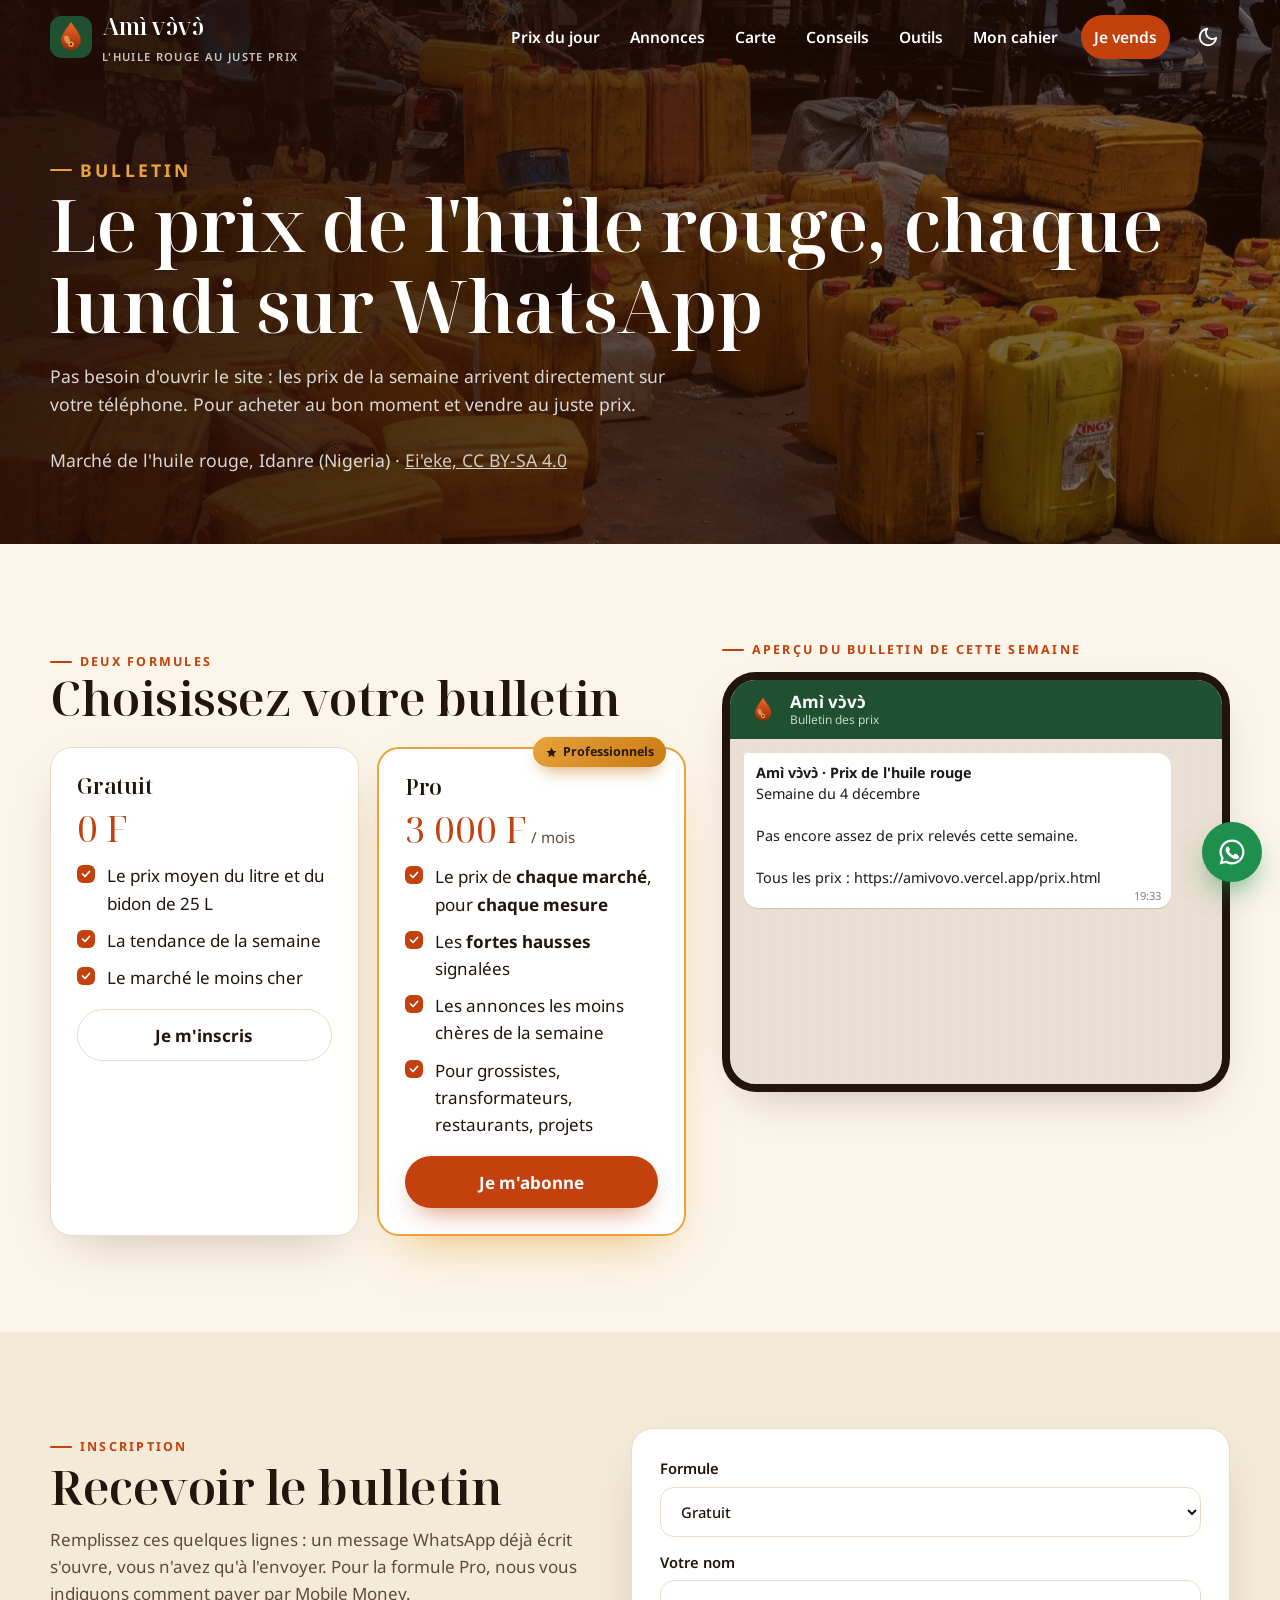
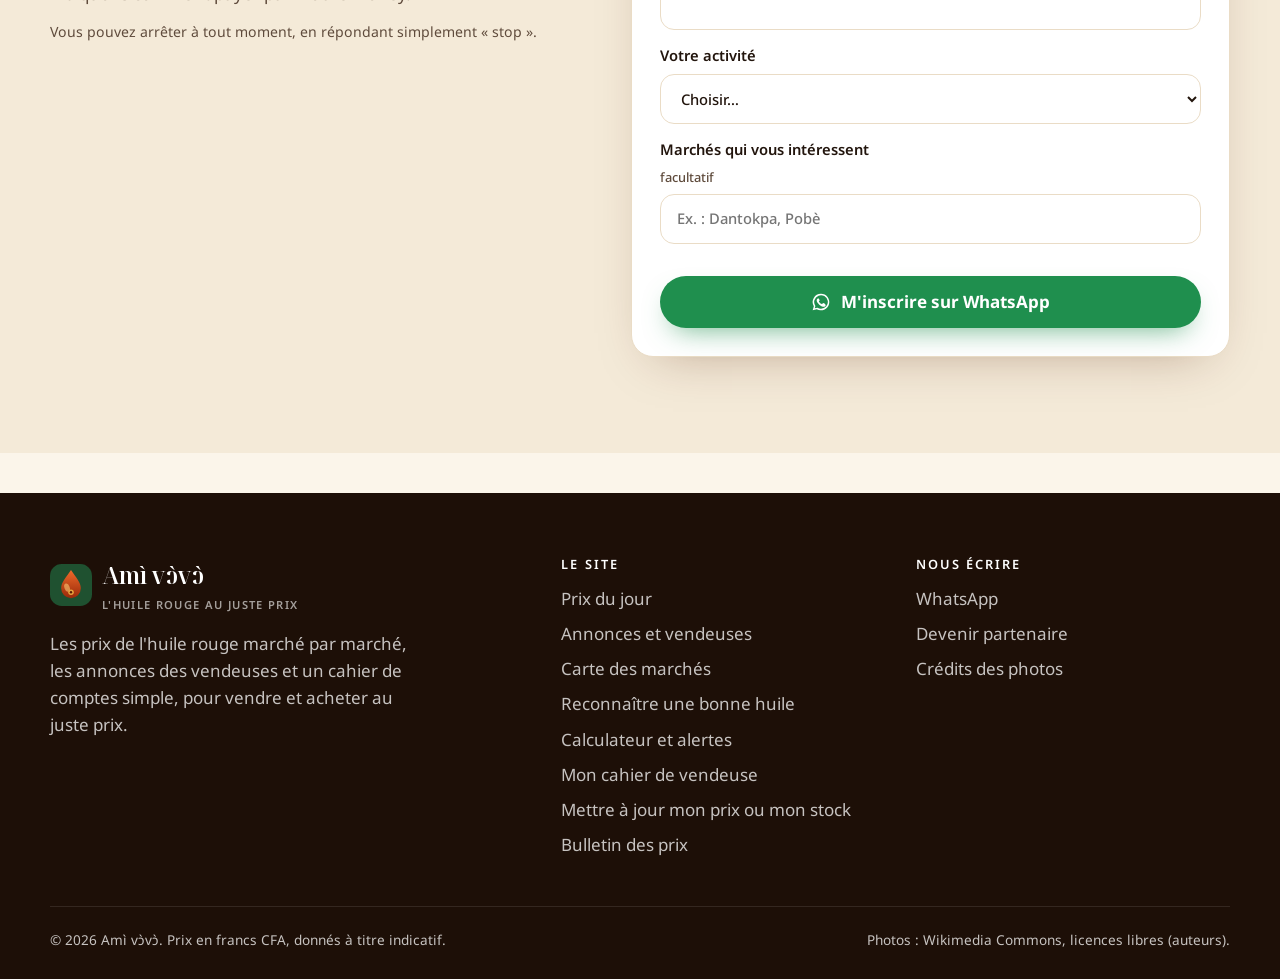
<file: bulletin.html>
<!doctype html>
<html lang="fr">
<head>
    <meta charset="utf-8">
    <meta name="viewport" content="width=device-width, initial-scale=1">
    <title>Bulletin des prix · Amì vɔ̀vɔ̀</title>
    <meta name="description" content="Le prix de l'huile rouge chaque semaine sur WhatsApp : gratuit, ou complet marché par marché pour les professionnels.">
    <meta name="theme-color" content="#1f5130">
    <meta property="og:title" content="Bulletin des prix · Amì vɔ̀vɔ̀">
    <meta property="og:description" content="Le prix de l'huile rouge chaque semaine sur WhatsApp : gratuit, ou complet marché par marché pour les professionnels.">
    <meta property="og:image" content="images/photos/bidons.jpg">
    <link rel="icon" href="images/favicon.svg" type="image/svg+xml">
    <link rel="manifest" href="manifest.webmanifest">
    <link rel="apple-touch-icon" href="images/icone-192.png">
    <link rel="preconnect" href="https://fonts.googleapis.com">
    <link rel="preconnect" href="https://fonts.gstatic.com" crossorigin>
    <link href="https://fonts.googleapis.com/css2?family=Noto+Sans:wght@400;500;600;700&family=Noto+Serif+Display:ital,wght@0,500;0,600;1,500&display=swap" rel="stylesheet">
    <link rel="stylesheet" href="css/style.css">
    <script>
        /* Thème choisi : appliqué avant l'affichage pour éviter un flash. */
        try { document.documentElement.dataset.theme = localStorage.getItem('amivovo-theme') || 'light'; } catch (e) {}
    </script>
</head>
<body data-page="bulletin" class="page-sombre">
<a class="lien-evitement" href="#contenu">Aller au contenu</a>
<header class="entete">
    <div class="conteneur">
        <a class="logo" href="index.html">
            <img src="images/logo.svg" alt="">
            <span>Amì vɔ̀vɔ̀<small>L'huile rouge au juste prix</small></span>
        </a>
        <nav class="nav" id="menu" aria-label="Navigation principale">
            <a href="prix.html">Prix du jour</a><a href="annonces.html">Annonces</a><a href="marches.html">Carte</a><a href="conseils.html">Conseils</a><a href="outils.html">Outils</a><a href="cahier.html">Mon cahier</a>
            <a class="nav-cta" href="vendre.html">Je vends</a>
        </nav>
        <div class="entete-actions">
            <button type="button" class="icone-bouton" id="bouton-theme" aria-label="Passer en mode sombre">
                <svg class="icone-lune" viewBox="0 0 24 24" fill="none" stroke="currentColor" stroke-width="2" stroke-linecap="round" stroke-linejoin="round" aria-hidden="true"><path d="M21 12.8A9 9 0 1 1 11.2 3a7 7 0 0 0 9.8 9.8z"/></svg>
                <svg class="icone-soleil" hidden viewBox="0 0 24 24" fill="none" stroke="currentColor" stroke-width="2" stroke-linecap="round" aria-hidden="true"><circle cx="12" cy="12" r="4.5"/><path d="M12 2v2M12 20v2M4.9 4.9l1.4 1.4M17.7 17.7l1.4 1.4M2 12h2M20 12h2M4.9 19.1l1.4-1.4M17.7 6.3l1.4-1.4"/></svg>
            </button>
            <button type="button" class="icone-bouton burger" aria-controls="menu" aria-expanded="false" aria-label="Ouvrir le menu">
                <svg viewBox="0 0 24 24" fill="none" stroke="currentColor" stroke-width="2.2" stroke-linecap="round" aria-hidden="true"><path d="M4 7h16M4 12h16M4 17h16"/></svg>
            </button>
        </div>
    </div>
</header>
<main id="contenu">
<section class="page-heros">
    <img src="images/photos/bidons.jpg" alt="">
    <div class="conteneur">
        <p class="sur-titre monte">Bulletin</p>
        <h1 class="monte" style="--delai:100ms">Le prix de l'huile rouge, chaque lundi sur WhatsApp</h1>
        <p class="monte" style="--delai:200ms">Pas besoin d'ouvrir le site : les prix de la semaine arrivent directement sur votre téléphone. Pour acheter au bon moment et vendre au juste prix.</p>
        <p class="credit-photo" data-credit="bidons" style="position:static;background:none;padding:12px 0 0"></p>
    </div>
</section>

<section class="section">
    <div class="conteneur">
        <div class="disposition-bulletin">
            <div>
                <div class="section-entete" style="margin-bottom:22px"><div class="apparait"><p class="sur-titre">Deux formules</p><h2>Choisissez votre bulletin</h2></div></div>
                <div class="grille-formules">
                    <article class="carte formule apparait">
                        <h3>Gratuit</h3>
                        <p class="formule-prix">0 F</p>
                        <ul class="liste-coches">
                            <li>Le prix moyen du litre et du bidon de 25 L</li>
                            <li>La tendance de la semaine</li>
                            <li>Le marché le moins cher</li>
                        </ul>
                        <button type="button" class="bouton bouton-contour" data-choisir-formule="Gratuit">Je m'inscris</button>
                    </article>
                    <article class="carte formule formule-pro apparait" style="--delai:120ms">
                        <span class="ruban-vedette"><svg viewBox="0 0 24 24" fill="currentColor" aria-hidden="true"><path d="m12 2.8 2.8 5.8 6.3.9-4.6 4.4 1.1 6.3L12 17.2l-5.6 3 1.1-6.3L2.9 9.5l6.3-.9z"/></svg> Professionnels</span>
                        <h3>Pro</h3>
                        <p class="formule-prix"><span data-reglage="bulletin.prixPro">3 000 F</span><small> / mois</small></p>
                        <ul class="liste-coches">
                            <li>Le prix de <b>chaque marché</b>, pour <b>chaque mesure</b></li>
                            <li>Les <b>fortes hausses</b> signalées</li>
                            <li>Les annonces les moins chères de la semaine</li>
                            <li>Pour grossistes, transformateurs, restaurants, projets</li>
                        </ul>
                        <button type="button" class="bouton bouton-huile" data-choisir-formule="Pro">Je m'abonne</button>
                    </article>
                </div>
            </div>
            <aside class="telephone apparait" style="--delai:200ms" aria-labelledby="titre-apercu">
                <p class="sur-titre" id="titre-apercu">Aperçu du bulletin de cette semaine</p>
                <div class="telephone-ecran">
                    <div class="telephone-entete"><img src="images/icone-192.png" alt=""><span><b>Amì vɔ̀vɔ̀</b><small>Bulletin des prix</small></span></div>
                    <div class="bulle-whatsapp"><div id="apercu-bulletin">Chargement…</div><span class="bulle-heure" id="apercu-heure"></span></div>
                </div>
                <div id="outils-equipe" class="outils-equipe" hidden>
                    <button type="button" class="bouton bouton-huile" id="copier-bulletin">Copier le bulletin</button>
                    <a class="bouton bouton-whatsapp" id="partager-bulletin" href="#" target="_blank" rel="noopener"><svg viewBox="0 0 24 24" fill="currentColor" aria-hidden="true"><path d="M12 2a10 10 0 0 0-8.6 15.1L2 22l5-1.3A10 10 0 1 0 12 2zm0 18.2a8.2 8.2 0 0 1-4.2-1.2l-.3-.2-3 .8.8-2.9-.2-.3A8.2 8.2 0 1 1 12 20.2zm4.5-6.1c-.2-.1-1.5-.7-1.7-.8-.2-.1-.4-.1-.6.1l-.8 1c-.1.2-.3.2-.5.1a6.7 6.7 0 0 1-3.3-2.9c-.2-.4.2-.4.7-1.3.1-.2 0-.3 0-.4l-.8-1.8c-.2-.5-.4-.4-.6-.4h-.5a1 1 0 0 0-.7.3 3 3 0 0 0-.9 2.2 5.2 5.2 0 0 0 1.1 2.8 11.9 11.9 0 0 0 4.6 4c1.7.7 2.4.8 3.2.7.5-.1 1.5-.6 1.8-1.2.2-.6.2-1.1.1-1.2l-.5-.3z"/></svg> Envoyer sur WhatsApp</a>
                </div>
            </aside>
        </div>
    </div>
</section>

<section class="section section-creme" id="inscription">
    <div class="conteneur">
        <div class="disposition-alertes">
            <div class="apparait">
                <p class="sur-titre">Inscription</p>
                <h2>Recevoir le bulletin</h2>
                <p class="texte-doux">Remplissez ces quelques lignes : un message WhatsApp déjà écrit s'ouvre, vous n'avez qu'à l'envoyer. Pour la formule Pro, nous vous indiquons comment payer par Mobile Money.</p>
                <p class="petit texte-doux" style="margin-top:14px">Vous pouvez arrêter à tout moment, en répondant simplement « stop ».</p>
            </div>
            <form class="carte outil formulaire apparait" id="form-bulletin" style="--delai:120ms" novalidate>
                <label class="champ">Formule<select name="formule"><option>Gratuit</option><option>Pro</option></select></label>
                <label class="champ">Votre nom<input name="nom" required autocomplete="name"></label>
                <label class="champ">Votre activité<select name="activite" required>
                    <option value="">Choisir…</option><option>Vendeuse d'huile rouge</option><option>Grossiste ou revendeur</option><option>Transformatrice, savonnerie</option><option>Restaurant, cantine</option><option>Projet, ONG, chercheur</option><option>Autre</option>
                </select></label>
                <label class="champ">Marchés qui vous intéressent <span class="facultatif">facultatif</span><input name="marches" placeholder="Ex. : Dantokpa, Pobè"></label>
                <button type="submit" class="bouton bouton-whatsapp"><svg viewBox="0 0 24 24" fill="currentColor" aria-hidden="true"><path d="M12 2a10 10 0 0 0-8.6 15.1L2 22l5-1.3A10 10 0 1 0 12 2zm0 18.2a8.2 8.2 0 0 1-4.2-1.2l-.3-.2-3 .8.8-2.9-.2-.3A8.2 8.2 0 1 1 12 20.2zm4.5-6.1c-.2-.1-1.5-.7-1.7-.8-.2-.1-.4-.1-.6.1l-.8 1c-.1.2-.3.2-.5.1a6.7 6.7 0 0 1-3.3-2.9c-.2-.4.2-.4.7-1.3.1-.2 0-.3 0-.4l-.8-1.8c-.2-.5-.4-.4-.6-.4h-.5a1 1 0 0 0-.7.3 3 3 0 0 0-.9 2.2 5.2 5.2 0 0 0 1.1 2.8 11.9 11.9 0 0 0 4.6 4c1.7.7 2.4.8 3.2.7.5-.1 1.5-.6 1.8-1.2.2-.6.2-1.1.1-1.2l-.5-.3z"/></svg> M'inscrire sur WhatsApp</button>
                <p class="badge vert" id="merci-bulletin" hidden>Merci ! Envoyez le message WhatsApp qui vient de s'ouvrir.</p>
            </form>
        </div>
    </div>
</section>
</main>
<footer class="pied">
    <div class="conteneur">
        <div class="pied-grille">
            <div>
                <a class="logo" href="index.html"><img src="images/logo.svg" alt=""><span>Amì vɔ̀vɔ̀<small>L'huile rouge au juste prix</small></span></a>
                <p style="margin-top:16px;max-width:380px">Les prix de l'huile rouge marché par marché, les annonces des vendeuses et un cahier de comptes simple, pour vendre et acheter au juste prix.</p>
            </div>
            <div>
                <h2>Le site</h2>
                <ul>
                    <li><a href="prix.html">Prix du jour</a></li>
                    <li><a href="annonces.html">Annonces et vendeuses</a></li>
                    <li><a href="marches.html">Carte des marchés</a></li>
                    <li><a href="conseils.html">Reconnaître une bonne huile</a></li>
                    <li><a href="outils.html">Calculateur et alertes</a></li>
                    <li><a href="cahier.html">Mon cahier de vendeuse</a></li>
                    <li><a href="vendre.html">Mettre à jour mon prix ou mon stock</a></li>
                    <li><a href="bulletin.html">Bulletin des prix</a></li>
                </ul>
            </div>
            <div>
                <h2>Nous écrire</h2>
                <ul>
                    <li><a data-whatsapp-equipe="Bonjour Amì vɔ̀vɔ̀ !" href="#">WhatsApp</a></li>
                    <li><a href="partenaires.html">Devenir partenaire</a></li>
                    <li><a href="credits.html">Crédits des photos</a></li>
                </ul>
            </div>
        </div>
        <div class="pied-bas">
            <p>© <span data-annee></span> Amì vɔ̀vɔ̀. Prix en francs CFA, donnés à titre indicatif.</p>
            <p>Photos : Wikimedia Commons, licences libres (<a href="credits.html">auteurs</a>).</p>
        </div>
    </div>
</footer>
<a class="whatsapp-flottant" data-whatsapp-equipe="Bonjour Amì vɔ̀vɔ̀ ! J'ai une question." href="#" aria-label="Écrire à l'équipe sur WhatsApp"><svg viewBox="0 0 24 24" fill="currentColor" aria-hidden="true"><path d="M12 2a10 10 0 0 0-8.6 15.1L2 22l5-1.3A10 10 0 1 0 12 2zm0 18.2a8.2 8.2 0 0 1-4.2-1.2l-.3-.2-3 .8.8-2.9-.2-.3A8.2 8.2 0 1 1 12 20.2zm4.5-6.1c-.2-.1-1.5-.7-1.7-.8-.2-.1-.4-.1-.6.1l-.8 1c-.1.2-.3.2-.5.1a6.7 6.7 0 0 1-3.3-2.9c-.2-.4.2-.4.7-1.3.1-.2 0-.3 0-.4l-.8-1.8c-.2-.5-.4-.4-.6-.4h-.5a1 1 0 0 0-.7.3 3 3 0 0 0-.9 2.2 5.2 5.2 0 0 0 1.1 2.8 11.9 11.9 0 0 0 4.6 4c1.7.7 2.4.8 3.2.7.5-.1 1.5-.6 1.8-1.2.2-.6.2-1.1.1-1.2l-.5-.3z"/></svg></a>
<script src="js/reglages.js"></script>
<script src="js/photos.js"></script>
<script src="js/donnees.js"></script>
<script src="js/main.js"></script>
<script src="js/bulletin.js"></script>
<script src="js/pwa.js"></script>
</body>
</html>
</file>
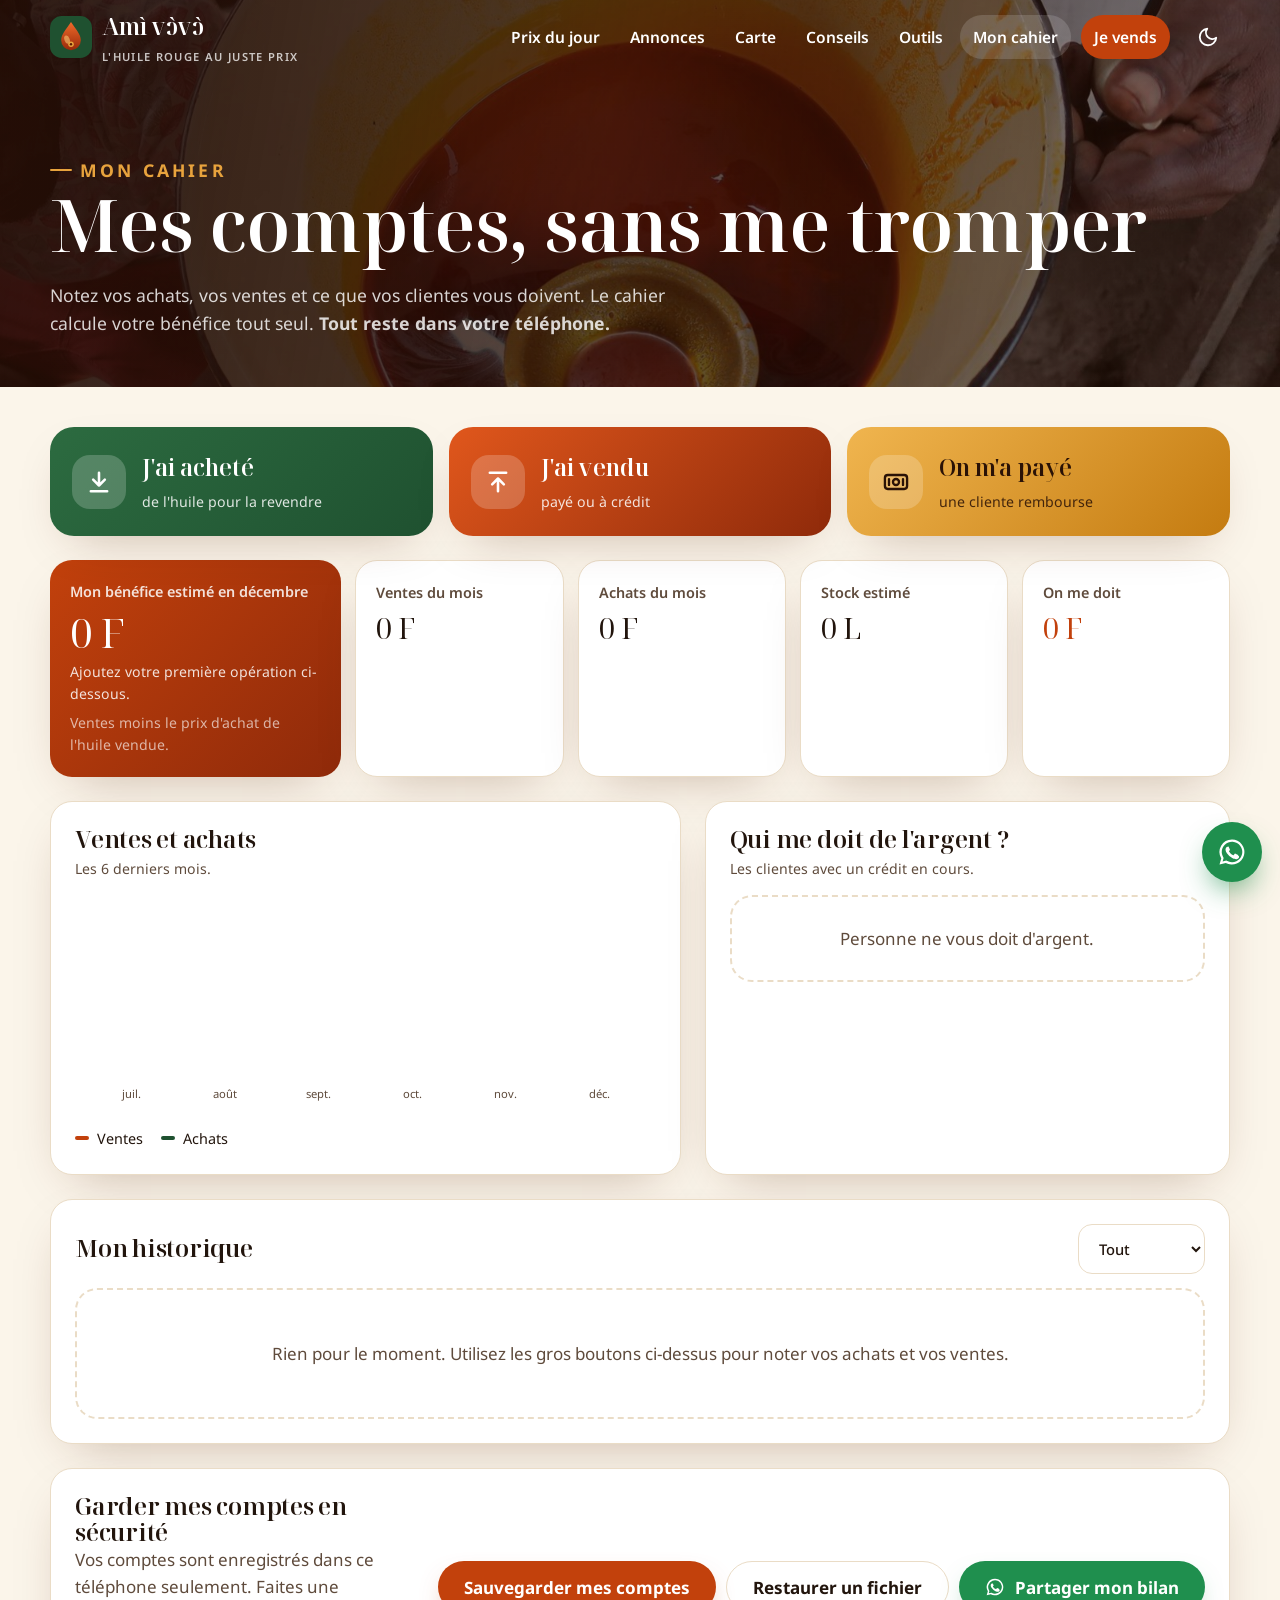
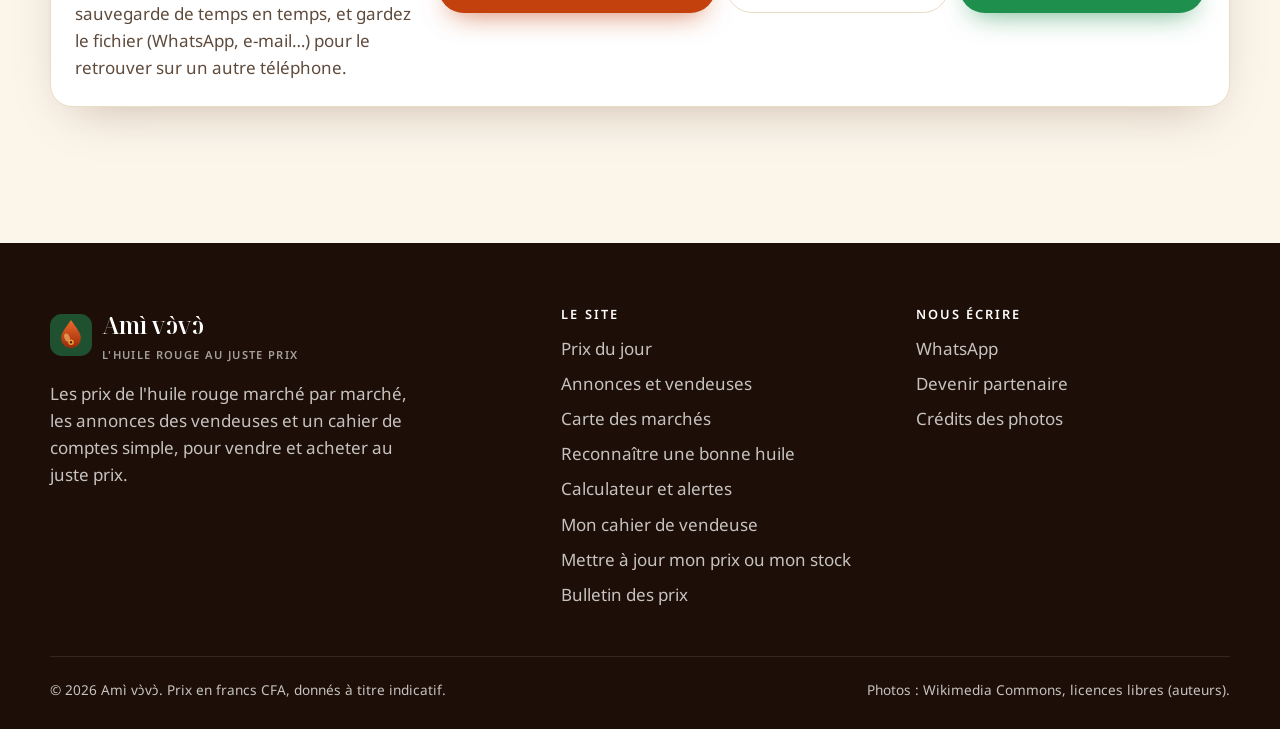
<file: cahier.html>
<!doctype html>
<html lang="fr">
<head>
    <meta charset="utf-8">
    <meta name="viewport" content="width=device-width, initial-scale=1">
    <title>Mon cahier · Amì vɔ̀vɔ̀</title>
    <meta name="description" content="Le cahier de la vendeuse : achats, ventes, crédits et bénéfice, enregistrés dans votre téléphone.">
    <meta name="theme-color" content="#1f5130">
    <meta property="og:title" content="Mon cahier · Amì vɔ̀vɔ̀">
    <meta property="og:description" content="Le cahier de la vendeuse : achats, ventes, crédits et bénéfice, enregistrés dans votre téléphone.">
    <meta property="og:image" content="images/photos/bol.jpg">
    <link rel="icon" href="images/favicon.svg" type="image/svg+xml">
    <link rel="manifest" href="manifest.webmanifest">
    <link rel="apple-touch-icon" href="images/icone-192.png">
    <link rel="preconnect" href="https://fonts.googleapis.com">
    <link rel="preconnect" href="https://fonts.gstatic.com" crossorigin>
    <link href="https://fonts.googleapis.com/css2?family=Noto+Sans:wght@400;500;600;700&family=Noto+Serif+Display:ital,wght@0,500;0,600;1,500&display=swap" rel="stylesheet">
    <link rel="stylesheet" href="css/style.css">
    <script>
        /* Thème choisi : appliqué avant l'affichage pour éviter un flash. */
        try { document.documentElement.dataset.theme = localStorage.getItem('amivovo-theme') || 'light'; } catch (e) {}
    </script>
</head>
<body data-page="cahier" class="page-sombre">
<a class="lien-evitement" href="#contenu">Aller au contenu</a>
<header class="entete">
    <div class="conteneur">
        <a class="logo" href="index.html">
            <img src="images/logo.svg" alt="">
            <span>Amì vɔ̀vɔ̀<small>L'huile rouge au juste prix</small></span>
        </a>
        <nav class="nav" id="menu" aria-label="Navigation principale">
            <a href="prix.html">Prix du jour</a><a href="annonces.html">Annonces</a><a href="marches.html">Carte</a><a href="conseils.html">Conseils</a><a href="outils.html">Outils</a><a href="cahier.html" aria-current="page">Mon cahier</a>
            <a class="nav-cta" href="vendre.html">Je vends</a>
        </nav>
        <div class="entete-actions">
            <button type="button" class="icone-bouton" id="bouton-theme" aria-label="Passer en mode sombre">
                <svg class="icone-lune" viewBox="0 0 24 24" fill="none" stroke="currentColor" stroke-width="2" stroke-linecap="round" stroke-linejoin="round" aria-hidden="true"><path d="M21 12.8A9 9 0 1 1 11.2 3a7 7 0 0 0 9.8 9.8z"/></svg>
                <svg class="icone-soleil" hidden viewBox="0 0 24 24" fill="none" stroke="currentColor" stroke-width="2" stroke-linecap="round" aria-hidden="true"><circle cx="12" cy="12" r="4.5"/><path d="M12 2v2M12 20v2M4.9 4.9l1.4 1.4M17.7 17.7l1.4 1.4M2 12h2M20 12h2M4.9 19.1l1.4-1.4M17.7 6.3l1.4-1.4"/></svg>
            </button>
            <button type="button" class="icone-bouton burger" aria-controls="menu" aria-expanded="false" aria-label="Ouvrir le menu">
                <svg viewBox="0 0 24 24" fill="none" stroke="currentColor" stroke-width="2.2" stroke-linecap="round" aria-hidden="true"><path d="M4 7h16M4 12h16M4 17h16"/></svg>
            </button>
        </div>
    </div>
</header>
<main id="contenu">

<section class="page-heros page-heros-court">
    <img src="images/photos/bol.jpg" alt="">
    <div class="conteneur">
        <p class="sur-titre monte">Mon cahier</p>
        <h1 class="monte" style="--delai:100ms">Mes comptes, sans me tromper</h1>
        <p class="monte" style="--delai:200ms">Notez vos achats, vos ventes et ce que vos clientes vous doivent. Le cahier calcule votre bénéfice tout seul. <b>Tout reste dans votre téléphone.</b></p>
    </div>
</section>

<section class="section cahier">
    <div class="conteneur">
        <p class="rappel-prix apparait" id="rappel-prix" hidden></p>

        <div class="gros-boutons">
            <button type="button" class="gros-bouton achat monte" data-ouvrir="achat"><span class="gros-icone" aria-hidden="true"><svg viewBox="0 0 24 24" fill="none" stroke="currentColor" stroke-width="2.2" stroke-linecap="round" stroke-linejoin="round"><path d="M12 4v11M7 10l5 5 5-5M5 20h14"/></svg></span><span><b>J'ai acheté</b><small>de l'huile pour la revendre</small></span></button>
            <button type="button" class="gros-bouton vente monte" style="--delai:80ms" data-ouvrir="vente"><span class="gros-icone" aria-hidden="true"><svg viewBox="0 0 24 24" fill="none" stroke="currentColor" stroke-width="2.2" stroke-linecap="round" stroke-linejoin="round"><path d="M12 20V9M7 14l5-5 5 5M5 4h14"/></svg></span><span><b>J'ai vendu</b><small>payé ou à crédit</small></span></button>
            <button type="button" class="gros-bouton paiement monte" style="--delai:160ms" data-ouvrir="paiement"><span class="gros-icone" aria-hidden="true"><svg viewBox="0 0 24 24" fill="none" stroke="currentColor" stroke-width="2" stroke-linecap="round" stroke-linejoin="round"><rect x="2.5" y="6" width="19" height="12" rx="2.5"/><circle cx="12" cy="12" r="2.6"/><path d="M6 9.5v5M18 9.5v5"/></svg></span><span><b>On m'a payé</b><small>une cliente rembourse</small></span></button>
        </div>

        <div class="chiffres">
            <div class="chiffre chiffre-principal apparait">
                <p>Mon bénéfice estimé en <span data-mois></span></p>
                <p class="valeur" id="chiffre-benefice">0 F</p>
                <p class="petit" id="comparaison-benefice"></p>
                <p class="petit" style="opacity:.75">Ventes moins le prix d'achat de l'huile vendue.</p>
            </div>
            <div class="chiffre apparait" style="--delai:80ms"><p>Ventes du mois</p><p class="valeur" id="chiffre-ventes">0 F</p></div>
            <div class="chiffre apparait" style="--delai:160ms"><p>Achats du mois</p><p class="valeur" id="chiffre-achats">0 F</p></div>
            <div class="chiffre apparait" style="--delai:240ms"><p>Stock estimé</p><p class="valeur" id="chiffre-stock">0 L</p></div>
            <div class="chiffre chiffre-credit apparait" style="--delai:320ms"><p>On me doit</p><p class="valeur" id="chiffre-credits">0 F</p></div>
        </div>

        <div class="cahier-grille">
            <div class="carte bloc apparait">
                <h2 class="bloc-titre">Ventes et achats</h2>
                <p class="texte-doux petit">Les 6 derniers mois.</p>
                <div id="graphique-mois"></div>
            </div>
            <div class="carte bloc apparait" style="--delai:100ms">
                <h2 class="bloc-titre">Qui me doit de l'argent ?</h2>
                <p class="texte-doux petit">Les clientes avec un crédit en cours.</p>
                <ul class="liste-credits" id="liste-credits"></ul>
            </div>
        </div>

        <div class="carte bloc apparait">
            <div class="bloc-entete">
                <h2 class="bloc-titre">Mon historique</h2>
                <label class="champ"><span class="sr-only">Afficher</span>
                    <select id="filtre-historique"><option value="">Tout</option><option value="vente">Ventes</option><option value="achat">Achats</option><option value="paiement">Paiements</option></select>
                </label>
            </div>
            <ul class="historique" id="historique"></ul>
        </div>

        <div class="carte bloc sauvegarde apparait">
            <div>
                <h2 class="bloc-titre">Garder mes comptes en sécurité</h2>
                <p class="texte-doux">Vos comptes sont enregistrés dans ce téléphone seulement. Faites une sauvegarde de temps en temps, et gardez le fichier (WhatsApp, e-mail…) pour le retrouver sur un autre téléphone.</p>
            </div>
            <div class="sauvegarde-actions">
                <button type="button" class="bouton bouton-huile" id="bouton-sauvegarder">Sauvegarder mes comptes</button>
                <label class="bouton bouton-contour">Restaurer un fichier<input type="file" id="fichier-restaurer" accept="application/json,.json" class="sr-only"></label>
                <button type="button" class="bouton bouton-whatsapp" id="bouton-partager"><svg viewBox="0 0 24 24" fill="currentColor" aria-hidden="true"><path d="M12 2a10 10 0 0 0-8.6 15.1L2 22l5-1.3A10 10 0 1 0 12 2zm0 18.2a8.2 8.2 0 0 1-4.2-1.2l-.3-.2-3 .8.8-2.9-.2-.3A8.2 8.2 0 1 1 12 20.2zm4.5-6.1c-.2-.1-1.5-.7-1.7-.8-.2-.1-.4-.1-.6.1l-.8 1c-.1.2-.3.2-.5.1a6.7 6.7 0 0 1-3.3-2.9c-.2-.4.2-.4.7-1.3.1-.2 0-.3 0-.4l-.8-1.8c-.2-.5-.4-.4-.6-.4h-.5a1 1 0 0 0-.7.3 3 3 0 0 0-.9 2.2 5.2 5.2 0 0 0 1.1 2.8 11.9 11.9 0 0 0 4.6 4c1.7.7 2.4.8 3.2.7.5-.1 1.5-.6 1.8-1.2.2-.6.2-1.1.1-1.2l-.5-.3z"/></svg> Partager mon bilan</button>
            </div>
        </div>
    </div>
</section>

<dialog class="fenetre" id="fenetre-operation" aria-labelledby="operation-titre">
    <form id="formulaire-operation" novalidate>
        <div class="fenetre-entete">
            <h2 id="operation-titre">J'ai vendu</h2>
            <button type="button" class="icone-bouton" data-fermer aria-label="Fermer"><svg viewBox="0 0 24 24" fill="none" stroke="currentColor" stroke-width="2.2" stroke-linecap="round"><path d="M6 6l12 12M18 6 6 18"/></svg></button>
        </div>
        <div class="fenetre-corps">
            <label class="champ">Date<input type="date" id="operation-date" required></label>
            <div class="deux-colonnes" data-pour="achat vente">
                <label class="champ">Quantité<input type="number" id="operation-quantite" min="1" step="1" inputmode="numeric" required placeholder="ex. 5"></label>
                <label class="champ">Mesure<select id="operation-mesure"><option>Litre</option><option>Bouteille 1,5 L</option><option>Bidon 5 L</option><option>Bidon 25 L</option></select></label>
            </div>
            <label class="champ" data-pour="achat vente">Prix d'une mesure (F CFA)<input type="number" id="operation-prix" min="1" step="1" inputmode="numeric" required placeholder="ex. 24000"></label>
            <p class="total" data-pour="achat vente">Total : <b id="operation-total">0 F</b></p>
            <label class="case" data-pour="vente"><input type="checkbox" id="operation-credit"> La cliente n'a pas tout payé (crédit)</label>
            <label class="champ" id="bloc-paye" hidden>Montant déjà payé (F CFA)<input type="number" id="operation-paye" min="0" step="1" inputmode="numeric" value="0"></label>
            <label class="champ" data-pour="vente paiement">Nom de la cliente<input type="text" id="operation-client" list="liste-clients" autocomplete="off" placeholder="ex. Maman Afi"></label>
            <datalist id="liste-clients"></datalist>
            <label class="champ" data-pour="paiement">Montant reçu (F CFA)<input type="number" id="operation-montant" min="1" step="1" inputmode="numeric" required></label>
            <label class="champ">Note (facultatif)<input type="text" id="operation-note" placeholder="ex. huile de Pobè"></label>
        </div>
        <div class="fenetre-pied">
            <button type="button" class="bouton bouton-contour" data-fermer>Annuler</button>
            <button type="submit" class="bouton bouton-huile">Enregistrer</button>
        </div>
    </form>
</dialog>

<dialog class="fenetre fenetre-petite" id="fenetre-confirmation" aria-labelledby="confirmation-titre">
    <form method="dialog">
        <div class="fenetre-corps">
            <h2 id="confirmation-titre">Supprimer ?</h2>
            <p class="texte-doux" id="confirmation-texte"></p>
        </div>
        <div class="fenetre-pied">
            <button value="annuler" class="bouton bouton-contour">Annuler</button>
            <button value="ok" class="bouton bouton-huile" id="confirmation-ok">Supprimer</button>
        </div>
    </form>
</dialog>

<div class="notifications" id="notifications" aria-live="polite"></div>
</main>
<footer class="pied">
    <div class="conteneur">
        <div class="pied-grille">
            <div>
                <a class="logo" href="index.html"><img src="images/logo.svg" alt=""><span>Amì vɔ̀vɔ̀<small>L'huile rouge au juste prix</small></span></a>
                <p style="margin-top:16px;max-width:380px">Les prix de l'huile rouge marché par marché, les annonces des vendeuses et un cahier de comptes simple, pour vendre et acheter au juste prix.</p>
            </div>
            <div>
                <h2>Le site</h2>
                <ul>
                    <li><a href="prix.html">Prix du jour</a></li>
                    <li><a href="annonces.html">Annonces et vendeuses</a></li>
                    <li><a href="marches.html">Carte des marchés</a></li>
                    <li><a href="conseils.html">Reconnaître une bonne huile</a></li>
                    <li><a href="outils.html">Calculateur et alertes</a></li>
                    <li><a href="cahier.html">Mon cahier de vendeuse</a></li>
                    <li><a href="vendre.html">Mettre à jour mon prix ou mon stock</a></li>
                    <li><a href="bulletin.html">Bulletin des prix</a></li>
                </ul>
            </div>
            <div>
                <h2>Nous écrire</h2>
                <ul>
                    <li><a data-whatsapp-equipe="Bonjour Amì vɔ̀vɔ̀ !" href="#">WhatsApp</a></li>
                    <li><a href="partenaires.html">Devenir partenaire</a></li>
                    <li><a href="credits.html">Crédits des photos</a></li>
                </ul>
            </div>
        </div>
        <div class="pied-bas">
            <p>© <span data-annee></span> Amì vɔ̀vɔ̀. Prix en francs CFA, donnés à titre indicatif.</p>
            <p>Photos : Wikimedia Commons, licences libres (<a href="credits.html">auteurs</a>).</p>
        </div>
    </div>
</footer>
<a class="whatsapp-flottant" data-whatsapp-equipe="Bonjour Amì vɔ̀vɔ̀ ! J'ai une question." href="#" aria-label="Écrire à l'équipe sur WhatsApp"><svg viewBox="0 0 24 24" fill="currentColor" aria-hidden="true"><path d="M12 2a10 10 0 0 0-8.6 15.1L2 22l5-1.3A10 10 0 1 0 12 2zm0 18.2a8.2 8.2 0 0 1-4.2-1.2l-.3-.2-3 .8.8-2.9-.2-.3A8.2 8.2 0 1 1 12 20.2zm4.5-6.1c-.2-.1-1.5-.7-1.7-.8-.2-.1-.4-.1-.6.1l-.8 1c-.1.2-.3.2-.5.1a6.7 6.7 0 0 1-3.3-2.9c-.2-.4.2-.4.7-1.3.1-.2 0-.3 0-.4l-.8-1.8c-.2-.5-.4-.4-.6-.4h-.5a1 1 0 0 0-.7.3 3 3 0 0 0-.9 2.2 5.2 5.2 0 0 0 1.1 2.8 11.9 11.9 0 0 0 4.6 4c1.7.7 2.4.8 3.2.7.5-.1 1.5-.6 1.8-1.2.2-.6.2-1.1.1-1.2l-.5-.3z"/></svg></a>
<script src="js/reglages.js"></script>
<script src="js/photos.js"></script>
<script src="js/donnees.js"></script>
<script src="js/main.js"></script>
<script src="js/cahier.js"></script>
<script src="js/pwa.js"></script>
</body>
</html>
</file>
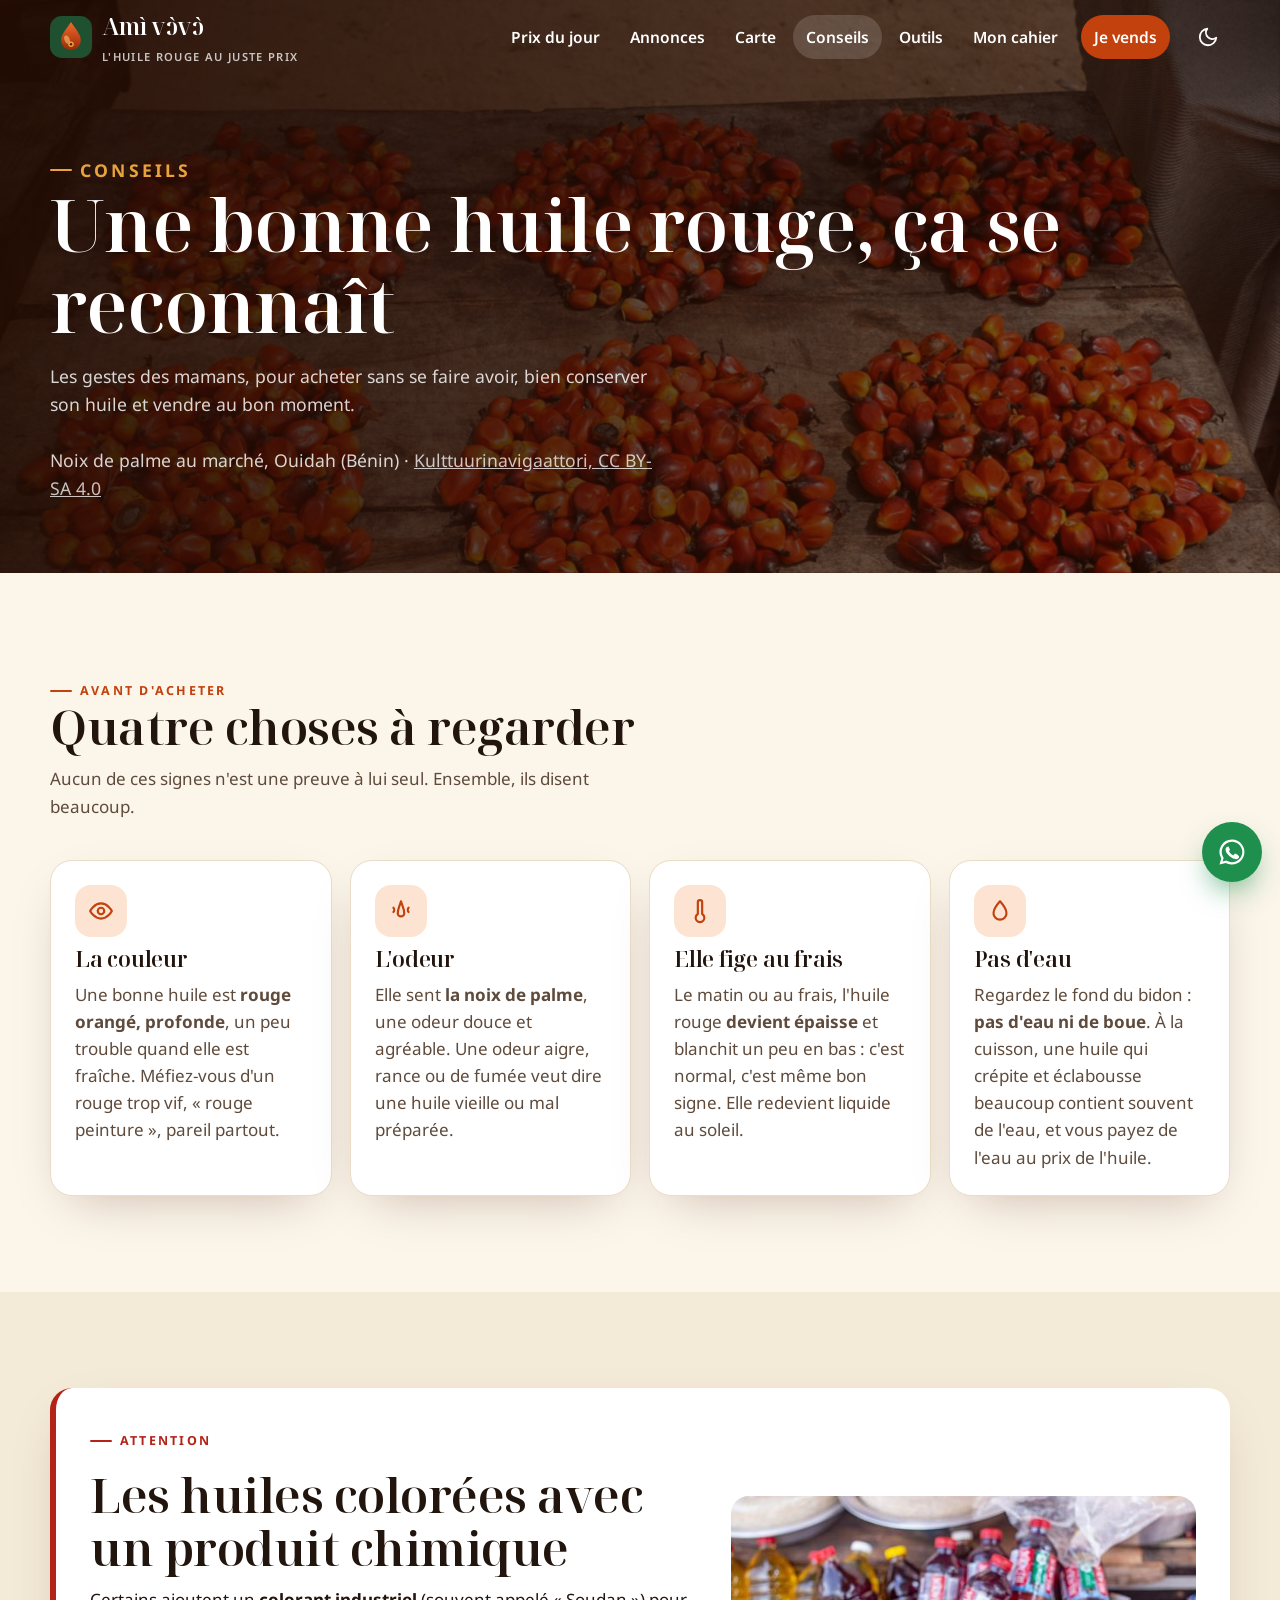
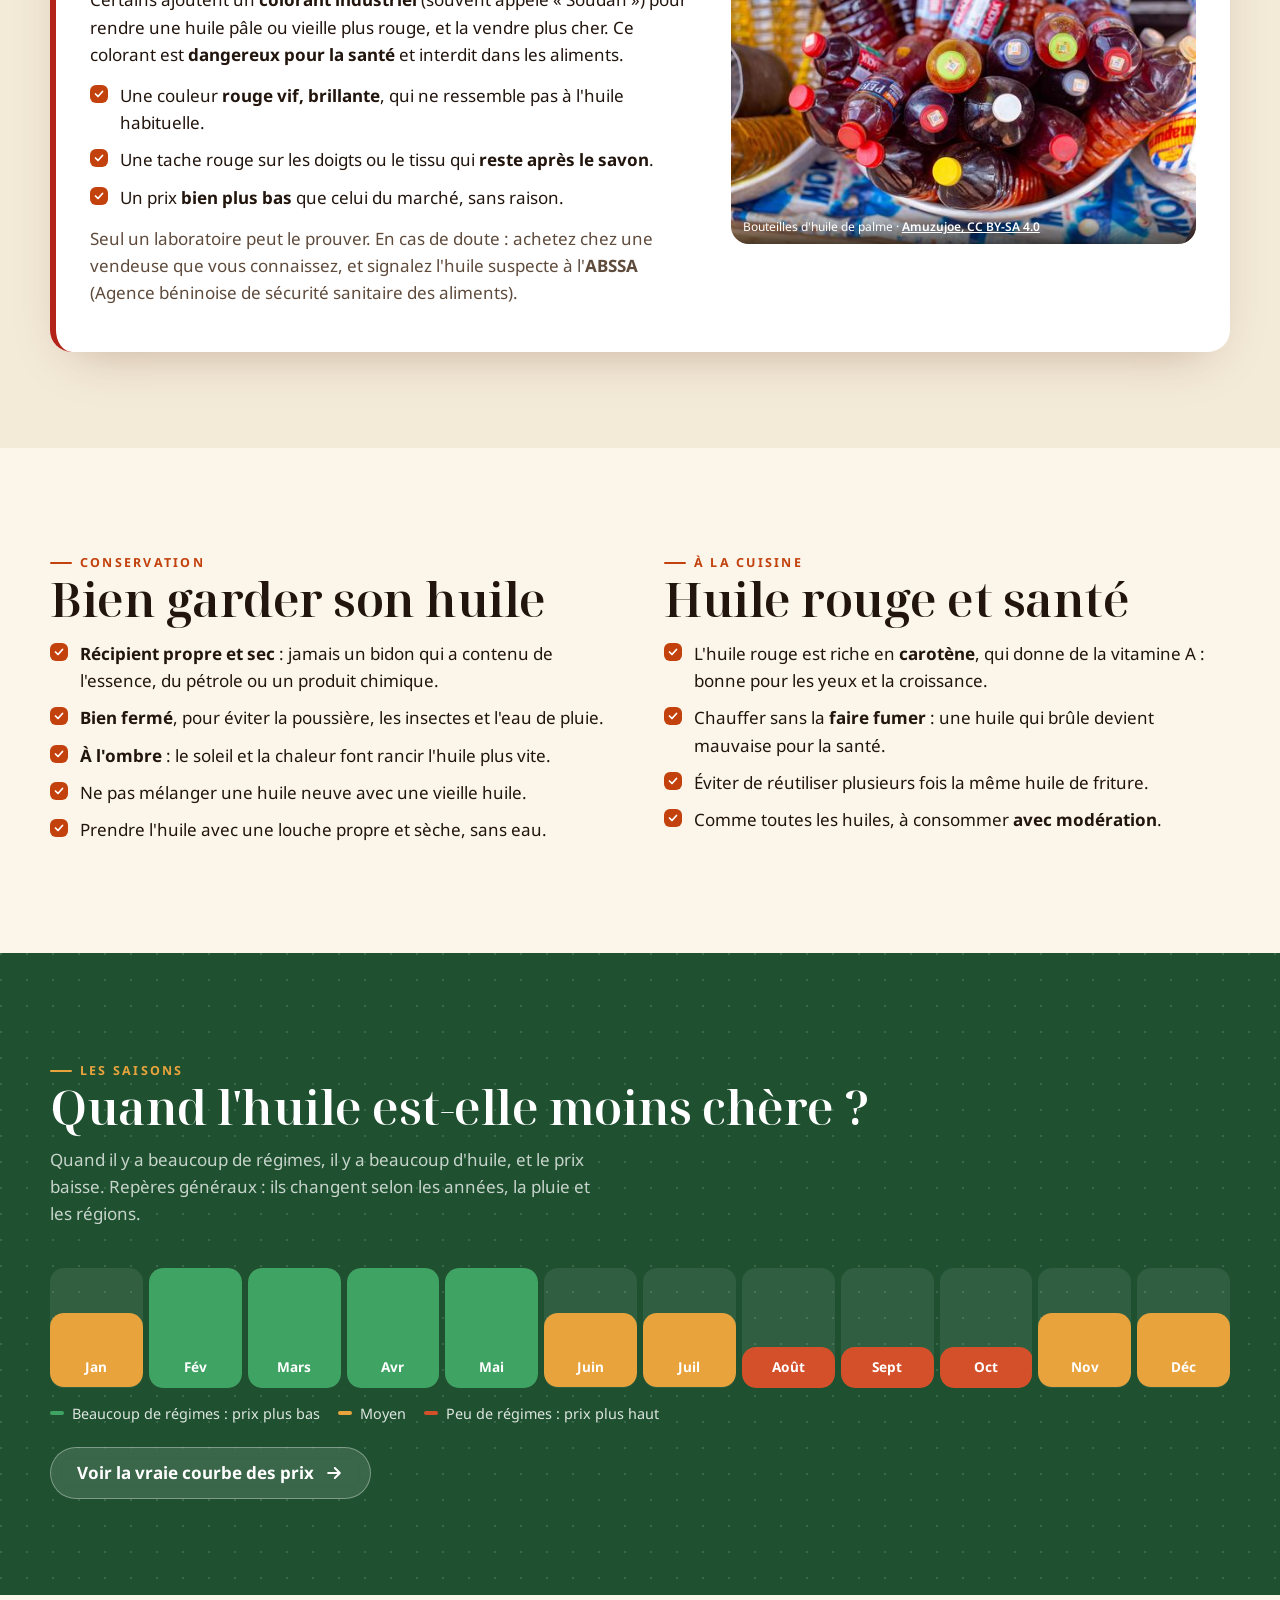
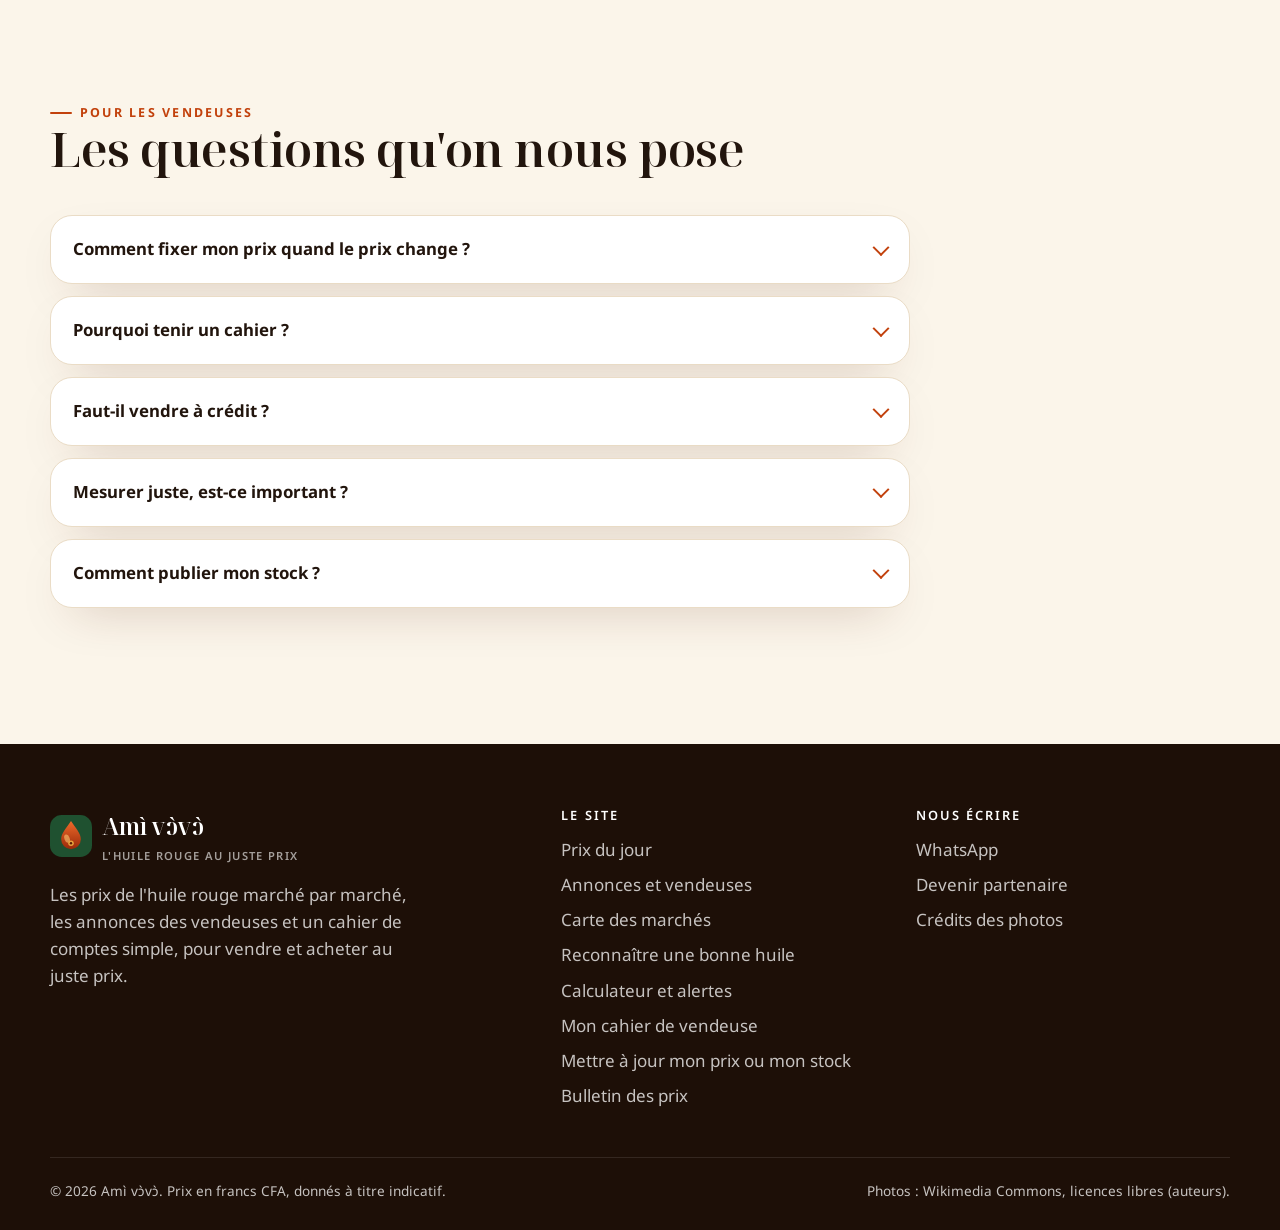
<file: conseils.html>
<!doctype html>
<html lang="fr">
<head>
    <meta charset="utf-8">
    <meta name="viewport" content="width=device-width, initial-scale=1">
    <title>Conseils · Amì vɔ̀vɔ̀</title>
    <meta name="description" content="Reconnaître une bonne huile rouge, éviter les huiles frelatées, bien la conserver et comprendre les saisons des prix.">
    <meta name="theme-color" content="#1f5130">
    <meta property="og:title" content="Conseils · Amì vɔ̀vɔ̀">
    <meta property="og:description" content="Reconnaître une bonne huile rouge, éviter les huiles frelatées, bien la conserver et comprendre les saisons des prix.">
    <meta property="og:image" content="images/photos/noix.jpg">
    <link rel="icon" href="images/favicon.svg" type="image/svg+xml">
    <link rel="manifest" href="manifest.webmanifest">
    <link rel="apple-touch-icon" href="images/icone-192.png">
    <link rel="preconnect" href="https://fonts.googleapis.com">
    <link rel="preconnect" href="https://fonts.gstatic.com" crossorigin>
    <link href="https://fonts.googleapis.com/css2?family=Noto+Sans:wght@400;500;600;700&family=Noto+Serif+Display:ital,wght@0,500;0,600;1,500&display=swap" rel="stylesheet">
    <link rel="stylesheet" href="css/style.css">
    <script>
        /* Thème choisi : appliqué avant l'affichage pour éviter un flash. */
        try { document.documentElement.dataset.theme = localStorage.getItem('amivovo-theme') || 'light'; } catch (e) {}
    </script>
</head>
<body data-page="conseils" class="page-sombre">
<a class="lien-evitement" href="#contenu">Aller au contenu</a>
<header class="entete">
    <div class="conteneur">
        <a class="logo" href="index.html">
            <img src="images/logo.svg" alt="">
            <span>Amì vɔ̀vɔ̀<small>L'huile rouge au juste prix</small></span>
        </a>
        <nav class="nav" id="menu" aria-label="Navigation principale">
            <a href="prix.html">Prix du jour</a><a href="annonces.html">Annonces</a><a href="marches.html">Carte</a><a href="conseils.html" aria-current="page">Conseils</a><a href="outils.html">Outils</a><a href="cahier.html">Mon cahier</a>
            <a class="nav-cta" href="vendre.html">Je vends</a>
        </nav>
        <div class="entete-actions">
            <button type="button" class="icone-bouton" id="bouton-theme" aria-label="Passer en mode sombre">
                <svg class="icone-lune" viewBox="0 0 24 24" fill="none" stroke="currentColor" stroke-width="2" stroke-linecap="round" stroke-linejoin="round" aria-hidden="true"><path d="M21 12.8A9 9 0 1 1 11.2 3a7 7 0 0 0 9.8 9.8z"/></svg>
                <svg class="icone-soleil" hidden viewBox="0 0 24 24" fill="none" stroke="currentColor" stroke-width="2" stroke-linecap="round" aria-hidden="true"><circle cx="12" cy="12" r="4.5"/><path d="M12 2v2M12 20v2M4.9 4.9l1.4 1.4M17.7 17.7l1.4 1.4M2 12h2M20 12h2M4.9 19.1l1.4-1.4M17.7 6.3l1.4-1.4"/></svg>
            </button>
            <button type="button" class="icone-bouton burger" aria-controls="menu" aria-expanded="false" aria-label="Ouvrir le menu">
                <svg viewBox="0 0 24 24" fill="none" stroke="currentColor" stroke-width="2.2" stroke-linecap="round" aria-hidden="true"><path d="M4 7h16M4 12h16M4 17h16"/></svg>
            </button>
        </div>
    </div>
</header>
<main id="contenu">

<section class="page-heros">
    <img src="images/photos/noix.jpg" alt="">
    <div class="conteneur">
        <p class="sur-titre monte">Conseils</p>
        <h1 class="monte" style="--delai:100ms">Une bonne huile rouge, ça se reconnaît</h1>
        <p class="monte" style="--delai:200ms">Les gestes des mamans, pour acheter sans se faire avoir, bien conserver son huile et vendre au bon moment.</p>
        <p class="credit-photo" data-credit="noix" style="position:static;background:none;padding:12px 0 0"></p>
    </div>
</section>

<section class="section">
    <div class="conteneur">
        <div class="section-entete"><div class="apparait"><p class="sur-titre">Avant d'acheter</p><h2>Quatre choses à regarder</h2><p class="texte-doux">Aucun de ces signes n'est une preuve à lui seul. Ensemble, ils disent beaucoup.</p></div></div>
        <div class="grille-conseils">
            <article class="carte conseil apparait"><span class="conseil-icone" aria-hidden="true"><svg viewBox="0 0 24 24" fill="none" stroke="currentColor" stroke-width="2" stroke-linecap="round" stroke-linejoin="round"><path d="M2 12s3.6-7 10-7 10 7 10 7-3.6 7-10 7S2 12 2 12z"/><circle cx="12" cy="12" r="3"/></svg></span><h3>La couleur</h3><p>Une bonne huile est <b>rouge orangé, profonde</b>, un peu trouble quand elle est fraîche. Méfiez-vous d'un rouge trop vif, « rouge peinture », pareil partout.</p></article>
            <article class="carte conseil apparait" style="--delai:80ms"><span class="conseil-icone" aria-hidden="true"><svg viewBox="0 0 24 24" fill="none" stroke="currentColor" stroke-width="2" stroke-linecap="round" stroke-linejoin="round"><path d="M12 3c-1 4-3 7-3 11a3 3 0 0 0 6 0c0-4-2-7-3-11z"/><path d="M5 9c1 1 1 3 0 4M19 9c-1 1-1 3 0 4"/></svg></span><h3>L'odeur</h3><p>Elle sent <b>la noix de palme</b>, une odeur douce et agréable. Une odeur aigre, rance ou de fumée veut dire une huile vieille ou mal préparée.</p></article>
            <article class="carte conseil apparait" style="--delai:160ms"><span class="conseil-icone" aria-hidden="true"><svg viewBox="0 0 24 24" fill="none" stroke="currentColor" stroke-width="2" stroke-linecap="round" stroke-linejoin="round"><path d="M14 14.8V4a2 2 0 0 0-4 0v10.8a4 4 0 1 0 4 0z"/></svg></span><h3>Elle fige au frais</h3><p>Le matin ou au frais, l'huile rouge <b>devient épaisse</b> et blanchit un peu en bas : c'est normal, c'est même bon signe. Elle redevient liquide au soleil.</p></article>
            <article class="carte conseil apparait" style="--delai:240ms"><span class="conseil-icone" aria-hidden="true"><svg viewBox="0 0 24 24" fill="none" stroke="currentColor" stroke-width="2" stroke-linecap="round" stroke-linejoin="round"><path d="M12 3s-6 6.6-6 11a6 6 0 0 0 12 0c0-4.4-6-11-6-11z"/></svg></span><h3>Pas d'eau</h3><p>Regardez le fond du bidon : <b>pas d'eau ni de boue</b>. À la cuisson, une huile qui crépite et éclabousse beaucoup contient souvent de l'eau, et vous payez de l'eau au prix de l'huile.</p></article>
        </div>
    </div>
</section>

<section class="section section-creme">
    <div class="conteneur">
        <div class="alerte-sante apparait">
            <div>
                <p class="sur-titre" style="color:var(--hausse)">Attention</p>
                <h2>Les huiles colorées avec un produit chimique</h2>
                <p>Certains ajoutent un <b>colorant industriel</b> (souvent appelé « Soudan ») pour rendre une huile pâle ou vieille plus rouge, et la vendre plus cher. Ce colorant est <b>dangereux pour la santé</b> et interdit dans les aliments.</p>
                <ul class="liste-coches">
                    <li>Une couleur <b>rouge vif, brillante</b>, qui ne ressemble pas à l'huile habituelle.</li>
                    <li>Une tache rouge sur les doigts ou le tissu qui <b>reste après le savon</b>.</li>
                    <li>Un prix <b>bien plus bas</b> que celui du marché, sans raison.</li>
                </ul>
                <p class="texte-doux">Seul un laboratoire peut le prouver. En cas de doute : achetez chez une vendeuse que vous connaissez, et signalez l'huile suspecte à l'<b>ABSSA</b> (Agence béninoise de sécurité sanitaire des aliments).</p>
            </div>
            <figure class="alerte-photo"><img src="images/photos/bouteilles-600.jpg" alt="Bouteilles d'huile rouge" loading="lazy"><figcaption data-credit="bouteilles"></figcaption></figure>
        </div>
    </div>
</section>

<section class="section">
    <div class="conteneur">
        <div class="deux-blocs">
            <div class="apparait">
                <p class="sur-titre">Conservation</p>
                <h2>Bien garder son huile</h2>
                <ul class="liste-coches">
                    <li><b>Récipient propre et sec</b> : jamais un bidon qui a contenu de l'essence, du pétrole ou un produit chimique.</li>
                    <li><b>Bien fermé</b>, pour éviter la poussière, les insectes et l'eau de pluie.</li>
                    <li><b>À l'ombre</b> : le soleil et la chaleur font rancir l'huile plus vite.</li>
                    <li>Ne pas mélanger une huile neuve avec une vieille huile.</li>
                    <li>Prendre l'huile avec une louche propre et sèche, sans eau.</li>
                </ul>
            </div>
            <div class="apparait" style="--delai:120ms">
                <p class="sur-titre">À la cuisine</p>
                <h2>Huile rouge et santé</h2>
                <ul class="liste-coches">
                    <li>L'huile rouge est riche en <b>carotène</b>, qui donne de la vitamine A : bonne pour les yeux et la croissance.</li>
                    <li>Chauffer sans la <b>faire fumer</b> : une huile qui brûle devient mauvaise pour la santé.</li>
                    <li>Éviter de réutiliser plusieurs fois la même huile de friture.</li>
                    <li>Comme toutes les huiles, à consommer <b>avec modération</b>.</li>
                </ul>
            </div>
        </div>
    </div>
</section>

<section class="section section-palme motif-gouttes">
    <div class="conteneur" style="position:relative">
        <div class="section-entete"><div class="apparait"><p class="sur-titre">Les saisons</p><h2>Quand l'huile est-elle moins chère ?</h2><p class="texte-doux">Quand il y a beaucoup de régimes, il y a beaucoup d'huile, et le prix baisse. Repères généraux : ils changent selon les années, la pluie et les régions.</p></div></div>
        <ol class="calendrier apparait"><li class="mois moyen"><span>Jan</span></li><li class="mois abondant"><span>Fév</span></li><li class="mois abondant"><span>Mars</span></li><li class="mois abondant"><span>Avr</span></li><li class="mois abondant"><span>Mai</span></li><li class="mois moyen"><span>Juin</span></li><li class="mois moyen"><span>Juil</span></li><li class="mois rare"><span>Août</span></li><li class="mois rare"><span>Sept</span></li><li class="mois rare"><span>Oct</span></li><li class="mois moyen"><span>Nov</span></li><li class="mois moyen"><span>Déc</span></li></ol>
        <div class="legende legende-claire apparait"><span><i class="abondant"></i>Beaucoup de régimes : prix plus bas</span><span><i class="moyen"></i>Moyen</span><span><i class="rare"></i>Peu de régimes : prix plus haut</span></div>
        <p class="apparait" style="margin-top:22px"><a class="bouton bouton-clair" href="prix.html">Voir la vraie courbe des prix <svg viewBox="0 0 24 24" fill="none" stroke="currentColor" stroke-width="2.4" stroke-linecap="round" stroke-linejoin="round" aria-hidden="true"><path d="M5 12h14M13 6l6 6-6 6"/></svg></a></p>
    </div>
</section>

<section class="section">
    <div class="conteneur">
        <div class="section-entete"><div class="apparait"><p class="sur-titre">Pour les vendeuses</p><h2>Les questions qu'on nous pose</h2></div></div>
        <div class="faq">
            <details class="carte apparait"><summary>Comment fixer mon prix quand le prix change ?</summary><p>Regardez le <a href="prix.html">prix du jour</a> dans votre marché et les marchés voisins, puis utilisez le <a href="outils.html">calculateur de prix de vente</a> : il part de ce que l'huile vous a coûté (avec le transport) et vous propose un prix pour chaque mesure.</p></details>
            <details class="carte apparait"><summary>Pourquoi tenir un cahier ?</summary><p>Parce qu'on croit souvent gagner alors qu'on perd, surtout avec les crédits. Le <a href="cahier.html">cahier</a> calcule votre vrai bénéfice : ce que vous avez vendu moins ce que l'huile vendue vous a coûté.</p></details>
            <details class="carte apparait"><summary>Faut-il vendre à crédit ?</summary><p>Seulement à des clientes connues, et en notant tout. Le cahier vous montre qui vous doit combien, et vous pouvez encaisser en un geste quand elles paient.</p></details>
            <details class="carte apparait"><summary>Mesurer juste, est-ce important ?</summary><p>Oui : une mesure honnête fait revenir les clients. Un litre, c'est un litre : utilisez une mesure contrôlée, toujours la même.</p></details>
            <details class="carte apparait"><summary>Comment publier mon stock ?</summary><p>Sur la page <a href="vendre.html">Je vends</a> : vous remplissez votre annonce, elle apparaît sur le site et les acheteurs vous écrivent sur WhatsApp. Vous pouvez la modifier ou la marquer épuisée à tout moment.</p></details>
        </div>
    </div>
</section>

<section class="section section-partenaires" style="padding-top:0">
    <div class="conteneur">
        <div class="bloc-entete"><p class="sur-titre">Nos partenaires</p><a class="petit" href="partenaires.html">Devenir partenaire</a></div>
        <div class="grille-partenaires" data-partenaires="masquer-si-vide"></div>
    </div>
</section>
</main>
<footer class="pied">
    <div class="conteneur">
        <div class="pied-grille">
            <div>
                <a class="logo" href="index.html"><img src="images/logo.svg" alt=""><span>Amì vɔ̀vɔ̀<small>L'huile rouge au juste prix</small></span></a>
                <p style="margin-top:16px;max-width:380px">Les prix de l'huile rouge marché par marché, les annonces des vendeuses et un cahier de comptes simple, pour vendre et acheter au juste prix.</p>
            </div>
            <div>
                <h2>Le site</h2>
                <ul>
                    <li><a href="prix.html">Prix du jour</a></li>
                    <li><a href="annonces.html">Annonces et vendeuses</a></li>
                    <li><a href="marches.html">Carte des marchés</a></li>
                    <li><a href="conseils.html">Reconnaître une bonne huile</a></li>
                    <li><a href="outils.html">Calculateur et alertes</a></li>
                    <li><a href="cahier.html">Mon cahier de vendeuse</a></li>
                    <li><a href="vendre.html">Mettre à jour mon prix ou mon stock</a></li>
                    <li><a href="bulletin.html">Bulletin des prix</a></li>
                </ul>
            </div>
            <div>
                <h2>Nous écrire</h2>
                <ul>
                    <li><a data-whatsapp-equipe="Bonjour Amì vɔ̀vɔ̀ !" href="#">WhatsApp</a></li>
                    <li><a href="partenaires.html">Devenir partenaire</a></li>
                    <li><a href="credits.html">Crédits des photos</a></li>
                </ul>
            </div>
        </div>
        <div class="pied-bas">
            <p>© <span data-annee></span> Amì vɔ̀vɔ̀. Prix en francs CFA, donnés à titre indicatif.</p>
            <p>Photos : Wikimedia Commons, licences libres (<a href="credits.html">auteurs</a>).</p>
        </div>
    </div>
</footer>
<a class="whatsapp-flottant" data-whatsapp-equipe="Bonjour Amì vɔ̀vɔ̀ ! J'ai une question." href="#" aria-label="Écrire à l'équipe sur WhatsApp"><svg viewBox="0 0 24 24" fill="currentColor" aria-hidden="true"><path d="M12 2a10 10 0 0 0-8.6 15.1L2 22l5-1.3A10 10 0 1 0 12 2zm0 18.2a8.2 8.2 0 0 1-4.2-1.2l-.3-.2-3 .8.8-2.9-.2-.3A8.2 8.2 0 1 1 12 20.2zm4.5-6.1c-.2-.1-1.5-.7-1.7-.8-.2-.1-.4-.1-.6.1l-.8 1c-.1.2-.3.2-.5.1a6.7 6.7 0 0 1-3.3-2.9c-.2-.4.2-.4.7-1.3.1-.2 0-.3 0-.4l-.8-1.8c-.2-.5-.4-.4-.6-.4h-.5a1 1 0 0 0-.7.3 3 3 0 0 0-.9 2.2 5.2 5.2 0 0 0 1.1 2.8 11.9 11.9 0 0 0 4.6 4c1.7.7 2.4.8 3.2.7.5-.1 1.5-.6 1.8-1.2.2-.6.2-1.1.1-1.2l-.5-.3z"/></svg></a>
<script src="js/reglages.js"></script>
<script src="js/photos.js"></script>
<script src="js/donnees.js"></script>
<script src="js/main.js"></script>
<script src="js/pwa.js"></script>
</body>
</html>
</file>
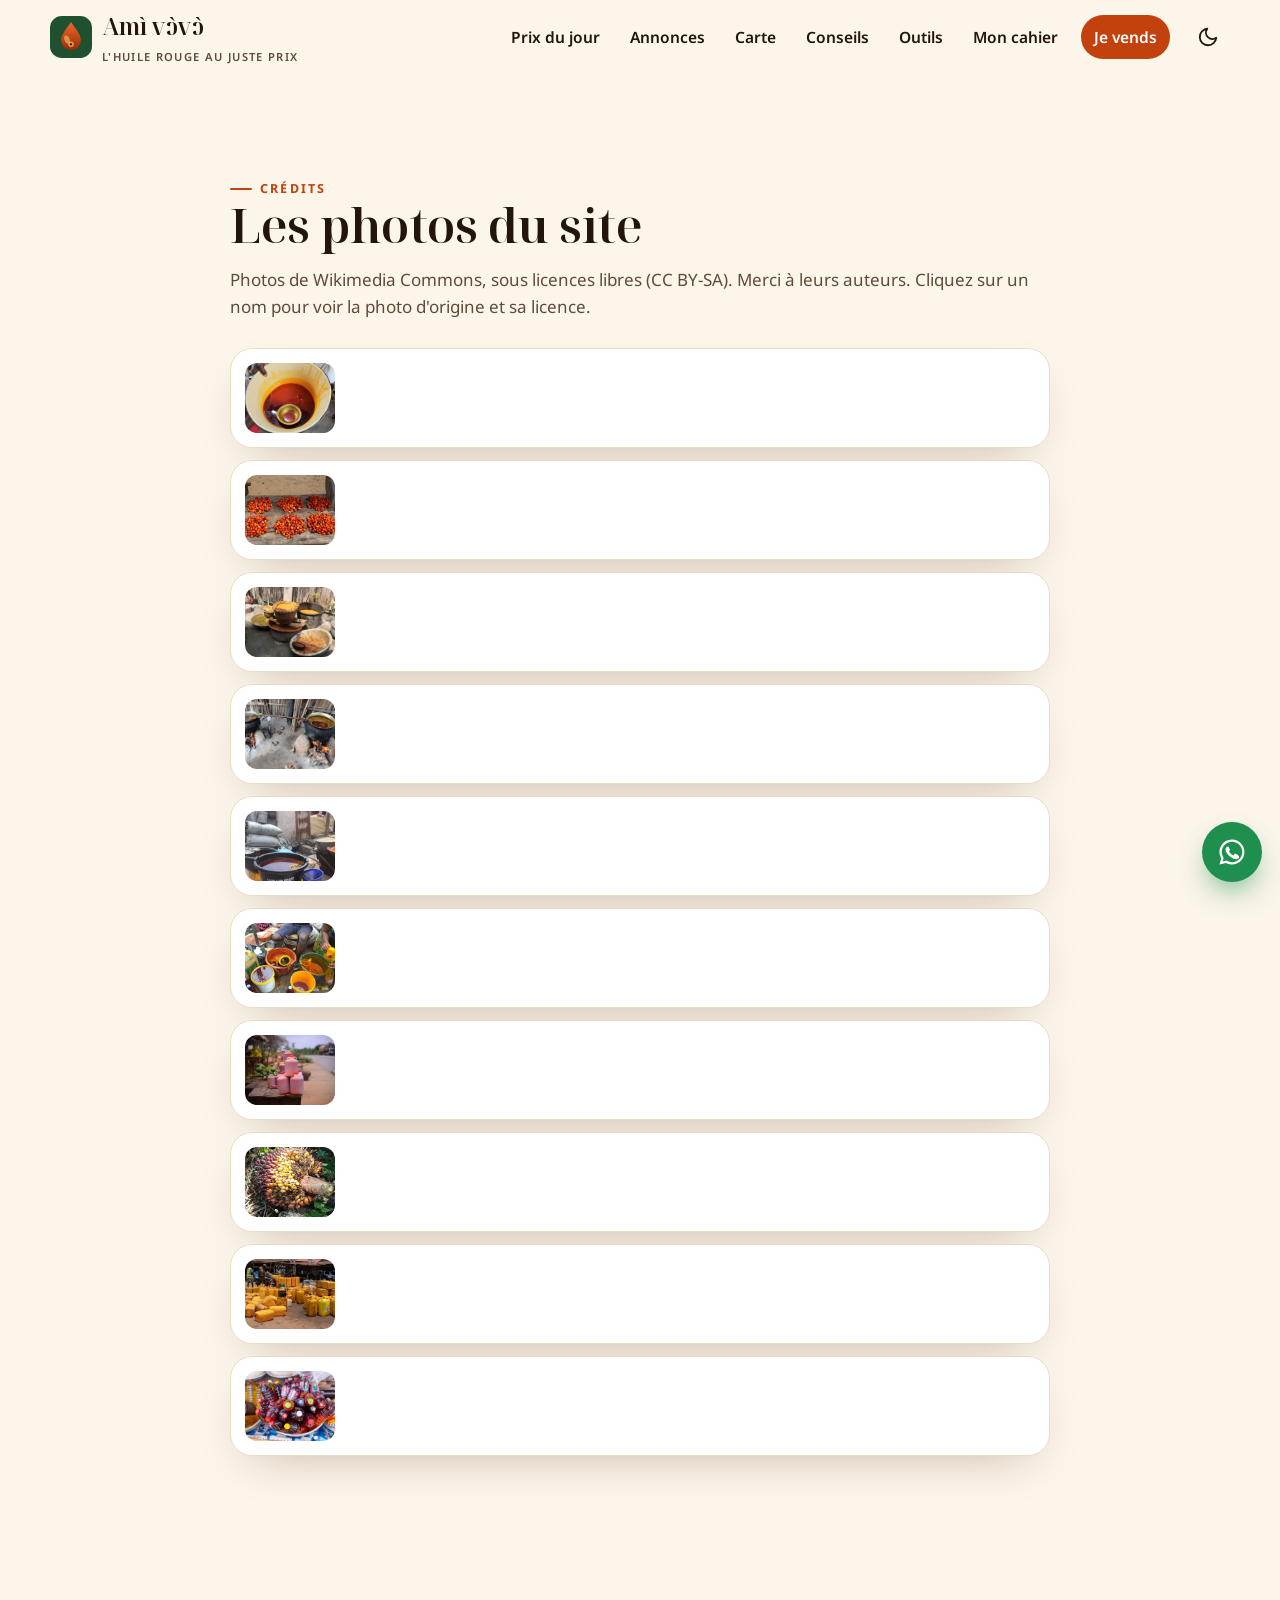
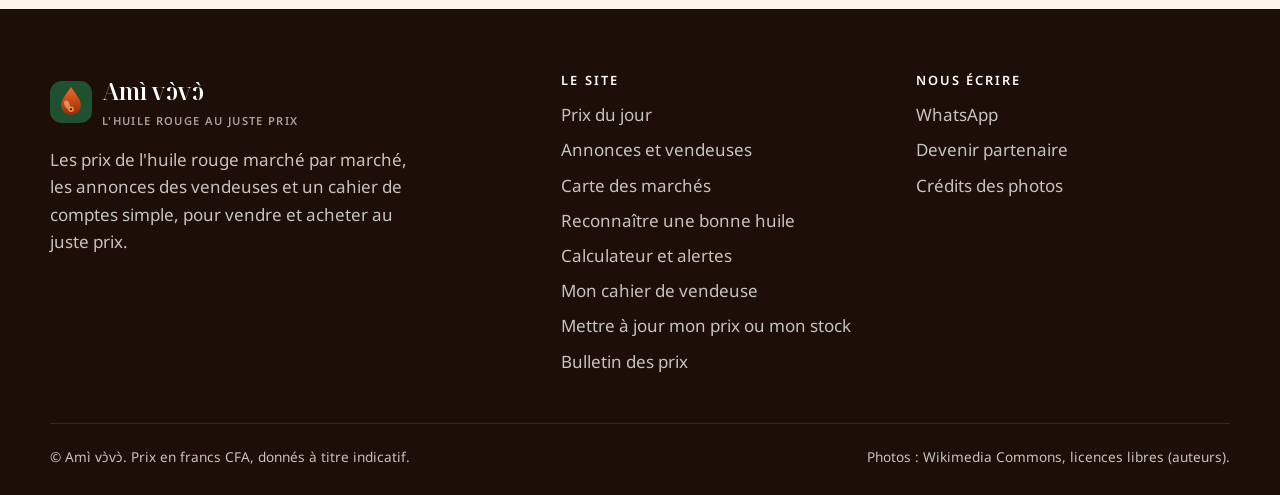
<file: credits.html>
<!doctype html>
<html lang="fr">
<head>
    <meta charset="utf-8">
    <meta name="viewport" content="width=device-width, initial-scale=1">
    <title>Crédits des photos · Amì vɔ̀vɔ̀</title>
    <meta name="description" content="Auteurs et licences des photos utilisées sur Amì vɔ̀vɔ̀.">
    <meta name="theme-color" content="#1f5130">
    <meta property="og:title" content="Crédits des photos · Amì vɔ̀vɔ̀">
    <meta property="og:description" content="Auteurs et licences des photos utilisées sur Amì vɔ̀vɔ̀.">
    <meta property="og:image" content="images/photos/bol.jpg">
    <link rel="icon" href="images/favicon.svg" type="image/svg+xml">
    <link rel="manifest" href="manifest.webmanifest">
    <link rel="apple-touch-icon" href="images/icone-192.png">
    <link rel="preconnect" href="https://fonts.googleapis.com">
    <link rel="preconnect" href="https://fonts.gstatic.com" crossorigin>
    <link href="https://fonts.googleapis.com/css2?family=Noto+Sans:wght@400;500;600;700&family=Noto+Serif+Display:ital,wght@0,500;0,600;1,500&display=swap" rel="stylesheet">
    <link rel="stylesheet" href="css/style.css">
    <script>
        /* Thème choisi : appliqué avant l'affichage pour éviter un flash. */
        try { document.documentElement.dataset.theme = localStorage.getItem('amivovo-theme') || 'light'; } catch (e) {}
    </script>
</head>
<body data-page="credits" class="">
<a class="lien-evitement" href="#contenu">Aller au contenu</a>
<header class="entete">
    <div class="conteneur">
        <a class="logo" href="index.html">
            <img src="images/logo.svg" alt="">
            <span>Amì vɔ̀vɔ̀<small>L'huile rouge au juste prix</small></span>
        </a>
        <nav class="nav" id="menu" aria-label="Navigation principale">
            <a href="prix.html">Prix du jour</a><a href="annonces.html">Annonces</a><a href="marches.html">Carte</a><a href="conseils.html">Conseils</a><a href="outils.html">Outils</a><a href="cahier.html">Mon cahier</a>
            <a class="nav-cta" href="vendre.html">Je vends</a>
        </nav>
        <div class="entete-actions">
            <button type="button" class="icone-bouton" id="bouton-theme" aria-label="Passer en mode sombre">
                <svg class="icone-lune" viewBox="0 0 24 24" fill="none" stroke="currentColor" stroke-width="2" stroke-linecap="round" stroke-linejoin="round" aria-hidden="true"><path d="M21 12.8A9 9 0 1 1 11.2 3a7 7 0 0 0 9.8 9.8z"/></svg>
                <svg class="icone-soleil" hidden viewBox="0 0 24 24" fill="none" stroke="currentColor" stroke-width="2" stroke-linecap="round" aria-hidden="true"><circle cx="12" cy="12" r="4.5"/><path d="M12 2v2M12 20v2M4.9 4.9l1.4 1.4M17.7 17.7l1.4 1.4M2 12h2M20 12h2M4.9 19.1l1.4-1.4M17.7 6.3l1.4-1.4"/></svg>
            </button>
            <button type="button" class="icone-bouton burger" aria-controls="menu" aria-expanded="false" aria-label="Ouvrir le menu">
                <svg viewBox="0 0 24 24" fill="none" stroke="currentColor" stroke-width="2.2" stroke-linecap="round" aria-hidden="true"><path d="M4 7h16M4 12h16M4 17h16"/></svg>
            </button>
        </div>
    </div>
</header>
<main id="contenu">

<section class="section">
    <div class="conteneur" style="max-width:820px">
        <p class="sur-titre">Crédits</p>
        <h1 style="font-size:clamp(2rem,5vw,3rem)">Les photos du site</h1>
        <p class="texte-doux" style="margin:14px 0 28px">Photos de Wikimedia Commons, sous licences libres (CC BY-SA). Merci à leurs auteurs. Cliquez sur un nom pour voir la photo d'origine et sa licence.</p>
        <ul style="list-style:none;padding:0;display:grid;gap:12px"><li class="carte" style="padding:14px;display:flex;gap:14px;align-items:center"><img src="images/photos/bol-600.jpg" alt="" style="width:90px;height:70px;object-fit:cover;border-radius:12px"><span data-credit="bol"></span></li><li class="carte" style="padding:14px;display:flex;gap:14px;align-items:center"><img src="images/photos/noix-600.jpg" alt="" style="width:90px;height:70px;object-fit:cover;border-radius:12px"><span data-credit="noix"></span></li><li class="carte" style="padding:14px;display:flex;gap:14px;align-items:center"><img src="images/photos/recipients-600.jpg" alt="" style="width:90px;height:70px;object-fit:cover;border-radius:12px"><span data-credit="recipients"></span></li><li class="carte" style="padding:14px;display:flex;gap:14px;align-items:center"><img src="images/photos/cuisson-600.jpg" alt="" style="width:90px;height:70px;object-fit:cover;border-radius:12px"><span data-credit="cuisson"></span></li><li class="carte" style="padding:14px;display:flex;gap:14px;align-items:center"><img src="images/photos/etalage-600.jpg" alt="" style="width:90px;height:70px;object-fit:cover;border-radius:12px"><span data-credit="etalage"></span></li><li class="carte" style="padding:14px;display:flex;gap:14px;align-items:center"><img src="images/photos/vente-600.jpg" alt="" style="width:90px;height:70px;object-fit:cover;border-radius:12px"><span data-credit="vente"></span></li><li class="carte" style="padding:14px;display:flex;gap:14px;align-items:center"><img src="images/photos/bord-route-600.jpg" alt="" style="width:90px;height:70px;object-fit:cover;border-radius:12px"><span data-credit="bord-route"></span></li><li class="carte" style="padding:14px;display:flex;gap:14px;align-items:center"><img src="images/photos/regime-600.jpg" alt="" style="width:90px;height:70px;object-fit:cover;border-radius:12px"><span data-credit="regime"></span></li><li class="carte" style="padding:14px;display:flex;gap:14px;align-items:center"><img src="images/photos/bidons-600.jpg" alt="" style="width:90px;height:70px;object-fit:cover;border-radius:12px"><span data-credit="bidons"></span></li><li class="carte" style="padding:14px;display:flex;gap:14px;align-items:center"><img src="images/photos/bouteilles-600.jpg" alt="" style="width:90px;height:70px;object-fit:cover;border-radius:12px"><span data-credit="bouteilles"></span></li></ul>
    </div>
</section>
</main>
<footer class="pied">
    <div class="conteneur">
        <div class="pied-grille">
            <div>
                <a class="logo" href="index.html"><img src="images/logo.svg" alt=""><span>Amì vɔ̀vɔ̀<small>L'huile rouge au juste prix</small></span></a>
                <p style="margin-top:16px;max-width:380px">Les prix de l'huile rouge marché par marché, les annonces des vendeuses et un cahier de comptes simple, pour vendre et acheter au juste prix.</p>
            </div>
            <div>
                <h2>Le site</h2>
                <ul>
                    <li><a href="prix.html">Prix du jour</a></li>
                    <li><a href="annonces.html">Annonces et vendeuses</a></li>
                    <li><a href="marches.html">Carte des marchés</a></li>
                    <li><a href="conseils.html">Reconnaître une bonne huile</a></li>
                    <li><a href="outils.html">Calculateur et alertes</a></li>
                    <li><a href="cahier.html">Mon cahier de vendeuse</a></li>
                    <li><a href="vendre.html">Mettre à jour mon prix ou mon stock</a></li>
                    <li><a href="bulletin.html">Bulletin des prix</a></li>
                </ul>
            </div>
            <div>
                <h2>Nous écrire</h2>
                <ul>
                    <li><a data-whatsapp-equipe="Bonjour Amì vɔ̀vɔ̀ !" href="#">WhatsApp</a></li>
                    <li><a href="partenaires.html">Devenir partenaire</a></li>
                    <li><a href="credits.html">Crédits des photos</a></li>
                </ul>
            </div>
        </div>
        <div class="pied-bas">
            <p>© <span data-annee></span> Amì vɔ̀vɔ̀. Prix en francs CFA, donnés à titre indicatif.</p>
            <p>Photos : Wikimedia Commons, licences libres (<a href="credits.html">auteurs</a>).</p>
        </div>
    </div>
</footer>
<a class="whatsapp-flottant" data-whatsapp-equipe="Bonjour Amì vɔ̀vɔ̀ ! J'ai une question." href="#" aria-label="Écrire à l'équipe sur WhatsApp"><svg viewBox="0 0 24 24" fill="currentColor" aria-hidden="true"><path d="M12 2a10 10 0 0 0-8.6 15.1L2 22l5-1.3A10 10 0 1 0 12 2zm0 18.2a8.2 8.2 0 0 1-4.2-1.2l-.3-.2-3 .8.8-2.9-.2-.3A8.2 8.2 0 1 1 12 20.2zm4.5-6.1c-.2-.1-1.5-.7-1.7-.8-.2-.1-.4-.1-.6.1l-.8 1c-.1.2-.3.2-.5.1a6.7 6.7 0 0 1-3.3-2.9c-.2-.4.2-.4.7-1.3.1-.2 0-.3 0-.4l-.8-1.8c-.2-.5-.4-.4-.6-.4h-.5a1 1 0 0 0-.7.3 3 3 0 0 0-.9 2.2 5.2 5.2 0 0 0 1.1 2.8 11.9 11.9 0 0 0 4.6 4c1.7.7 2.4.8 3.2.7.5-.1 1.5-.6 1.8-1.2.2-.6.2-1.1.1-1.2l-.5-.3z"/></svg></a>
<script src="js/reglages.js"></script>
<script src="js/photos.js"></script>
<script src="js/donnees.js"></script>
<script src="js/pwa.js"></script>
</body>
</html>
</file>
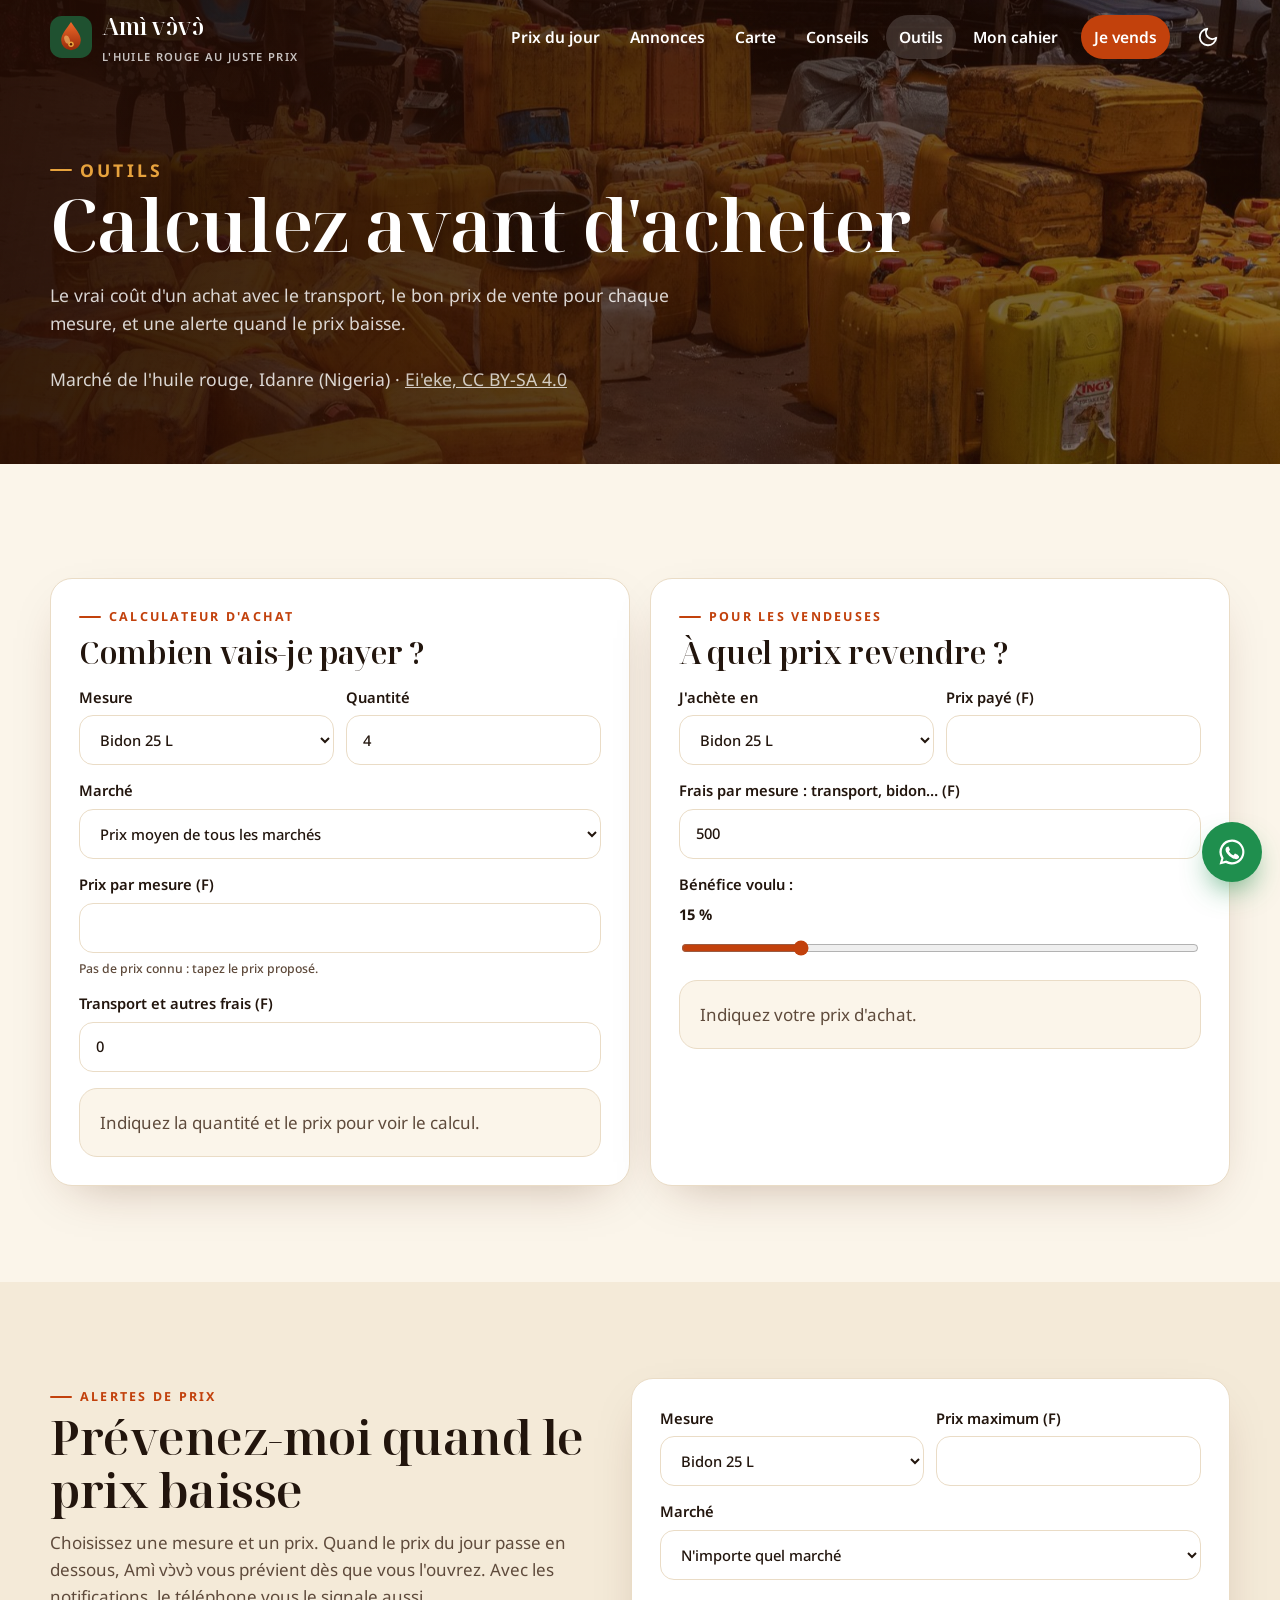
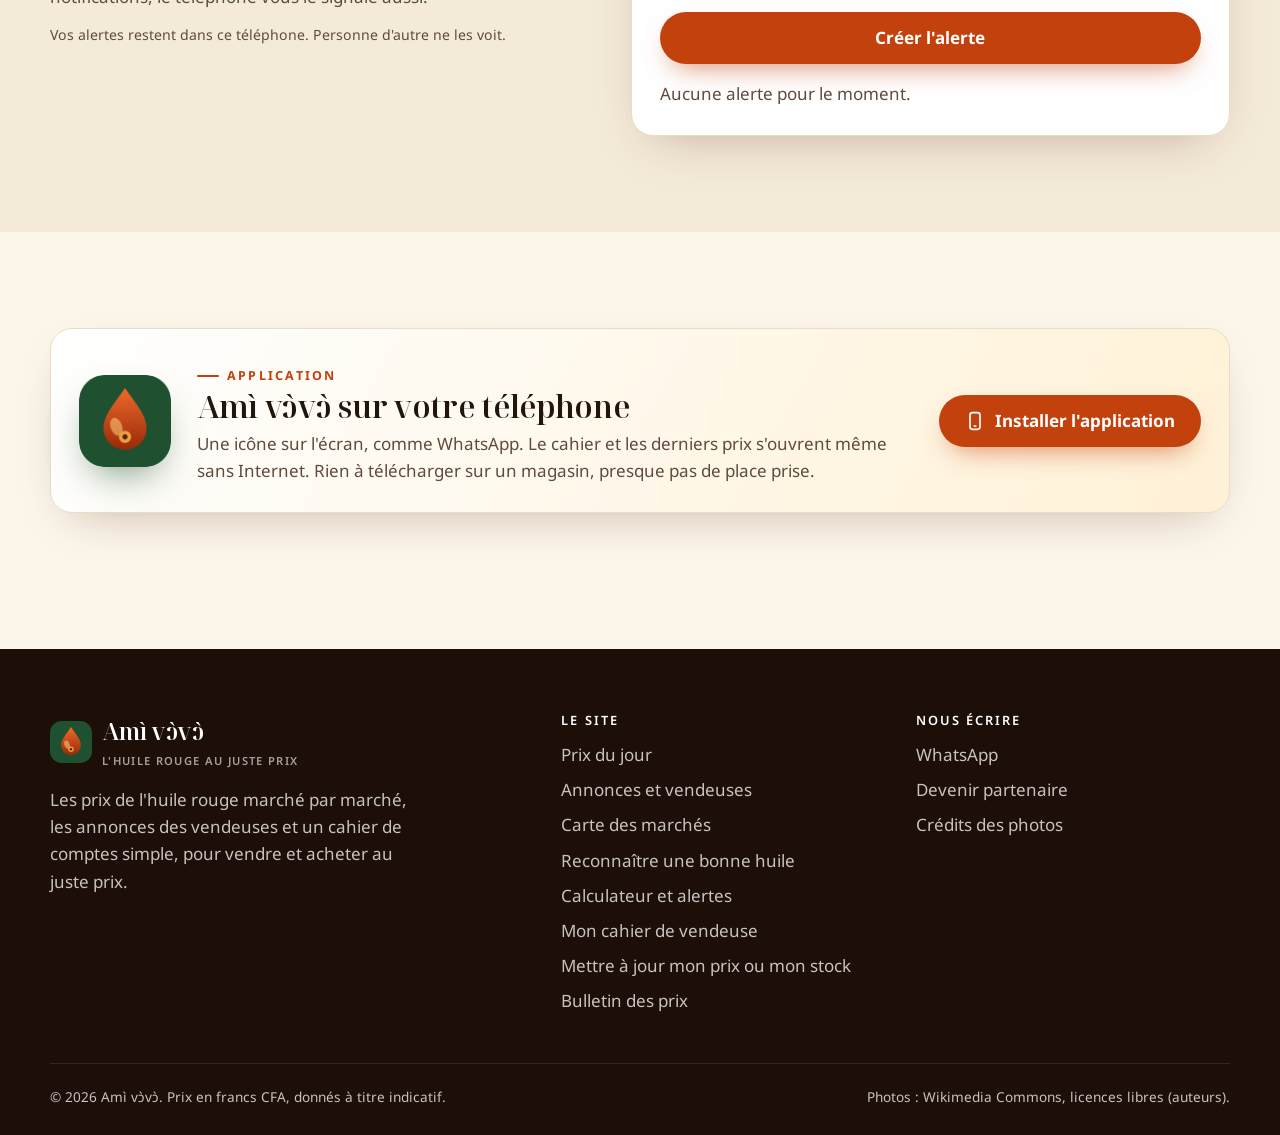
<file: outils.html>
<!doctype html>
<html lang="fr">
<head>
    <meta charset="utf-8">
    <meta name="viewport" content="width=device-width, initial-scale=1">
    <title>Outils · Amì vɔ̀vɔ̀</title>
    <meta name="description" content="Calculer le prix d'un achat d'huile rouge, fixer son prix de vente et recevoir une alerte quand le prix baisse.">
    <meta name="theme-color" content="#1f5130">
    <meta property="og:title" content="Outils · Amì vɔ̀vɔ̀">
    <meta property="og:description" content="Calculer le prix d'un achat d'huile rouge, fixer son prix de vente et recevoir une alerte quand le prix baisse.">
    <meta property="og:image" content="images/photos/bidons.jpg">
    <link rel="icon" href="images/favicon.svg" type="image/svg+xml">
    <link rel="manifest" href="manifest.webmanifest">
    <link rel="apple-touch-icon" href="images/icone-192.png">
    <link rel="preconnect" href="https://fonts.googleapis.com">
    <link rel="preconnect" href="https://fonts.gstatic.com" crossorigin>
    <link href="https://fonts.googleapis.com/css2?family=Noto+Sans:wght@400;500;600;700&family=Noto+Serif+Display:ital,wght@0,500;0,600;1,500&display=swap" rel="stylesheet">
    <link rel="stylesheet" href="css/style.css">
    <script>
        /* Thème choisi : appliqué avant l'affichage pour éviter un flash. */
        try { document.documentElement.dataset.theme = localStorage.getItem('amivovo-theme') || 'light'; } catch (e) {}
    </script>
</head>
<body data-page="outils" class="page-sombre">
<a class="lien-evitement" href="#contenu">Aller au contenu</a>
<header class="entete">
    <div class="conteneur">
        <a class="logo" href="index.html">
            <img src="images/logo.svg" alt="">
            <span>Amì vɔ̀vɔ̀<small>L'huile rouge au juste prix</small></span>
        </a>
        <nav class="nav" id="menu" aria-label="Navigation principale">
            <a href="prix.html">Prix du jour</a><a href="annonces.html">Annonces</a><a href="marches.html">Carte</a><a href="conseils.html">Conseils</a><a href="outils.html" aria-current="page">Outils</a><a href="cahier.html">Mon cahier</a>
            <a class="nav-cta" href="vendre.html">Je vends</a>
        </nav>
        <div class="entete-actions">
            <button type="button" class="icone-bouton" id="bouton-theme" aria-label="Passer en mode sombre">
                <svg class="icone-lune" viewBox="0 0 24 24" fill="none" stroke="currentColor" stroke-width="2" stroke-linecap="round" stroke-linejoin="round" aria-hidden="true"><path d="M21 12.8A9 9 0 1 1 11.2 3a7 7 0 0 0 9.8 9.8z"/></svg>
                <svg class="icone-soleil" hidden viewBox="0 0 24 24" fill="none" stroke="currentColor" stroke-width="2" stroke-linecap="round" aria-hidden="true"><circle cx="12" cy="12" r="4.5"/><path d="M12 2v2M12 20v2M4.9 4.9l1.4 1.4M17.7 17.7l1.4 1.4M2 12h2M20 12h2M4.9 19.1l1.4-1.4M17.7 6.3l1.4-1.4"/></svg>
            </button>
            <button type="button" class="icone-bouton burger" aria-controls="menu" aria-expanded="false" aria-label="Ouvrir le menu">
                <svg viewBox="0 0 24 24" fill="none" stroke="currentColor" stroke-width="2.2" stroke-linecap="round" aria-hidden="true"><path d="M4 7h16M4 12h16M4 17h16"/></svg>
            </button>
        </div>
    </div>
</header>
<main id="contenu">

<section class="page-heros">
    <img src="images/photos/bidons.jpg" alt="">
    <div class="conteneur">
        <p class="sur-titre monte">Outils</p>
        <h1 class="monte" style="--delai:100ms">Calculez avant d'acheter</h1>
        <p class="monte" style="--delai:200ms">Le vrai coût d'un achat avec le transport, le bon prix de vente pour chaque mesure, et une alerte quand le prix baisse.</p>
        <p class="credit-photo" data-credit="bidons" style="position:static;background:none;padding:12px 0 0"></p>
    </div>
</section>

<section class="section">
    <div class="conteneur">
        <p class="notice-exemple" data-exemple-prix hidden>Exemple : les prix proposés sont fictifs tant que le tableau Google n'est pas branché.</p>
        <div class="grille-outils">
            <div class="carte outil apparait" id="calculateur">
                <p class="sur-titre">Calculateur d'achat</p>
                <h2>Combien vais-je payer ?</h2>
                <form class="formulaire" onsubmit="return false">
                    <div class="deux-colonnes">
                        <label class="champ">Mesure<select id="calc-mesure"></select></label>
                        <label class="champ">Quantité<input id="calc-quantite" type="number" inputmode="numeric" min="0" value="4"></label>
                    </div>
                    <label class="champ">Marché<select id="calc-marche"></select></label>
                    <label class="champ">Prix par mesure (F)<input id="calc-prix" type="number" inputmode="numeric" min="0"><small class="aide" id="calc-prix-aide"></small></label>
                    <label class="champ">Transport et autres frais (F)<input id="calc-transport" type="number" inputmode="numeric" min="0" value="0"></label>
                </form>
                <div class="resultat" id="calc-resultat" aria-live="polite"></div>
            </div>
            <div class="carte outil apparait" style="--delai:120ms" id="prix-de-vente">
                <p class="sur-titre">Pour les vendeuses</p>
                <h2>À quel prix revendre ?</h2>
                <form class="formulaire" onsubmit="return false">
                    <div class="deux-colonnes">
                        <label class="champ">J'achète en<select id="vente-mesure"></select></label>
                        <label class="champ">Prix payé (F)<input id="vente-cout" type="number" inputmode="numeric" min="0"></label>
                    </div>
                    <label class="champ">Frais par mesure : transport, bidon… (F)<input id="vente-frais" type="number" inputmode="numeric" min="0" value="500"></label>
                    <label class="champ">Bénéfice voulu : <b id="vente-marge-valeur">15 %</b><input id="vente-marge" type="range" min="5" max="50" step="1" value="15" class="curseur"></label>
                </form>
                <div class="resultat" id="vente-resultat" aria-live="polite"></div>
            </div>
        </div>
    </div>
</section>

<section class="section section-creme" id="alertes">
    <div class="conteneur">
        <div class="disposition-alertes">
            <div class="apparait">
                <p class="sur-titre">Alertes de prix</p>
                <h2>Prévenez-moi quand le prix baisse</h2>
                <p class="texte-doux">Choisissez une mesure et un prix. Quand le prix du jour passe en dessous, Amì vɔ̀vɔ̀ vous prévient dès que vous l'ouvrez. Avec les notifications, le téléphone vous le signale aussi.</p>
                <button type="button" class="bouton bouton-contour" id="autoriser-notifications" hidden><svg viewBox="0 0 24 24" fill="none" stroke="currentColor" stroke-width="2" stroke-linecap="round" stroke-linejoin="round" aria-hidden="true"><path d="M6 8a6 6 0 1 1 12 0c0 7 3 9 3 9H3s3-2 3-9"/><path d="M10.3 21a1.9 1.9 0 0 0 3.4 0"/></svg> Autoriser les notifications</button>
                <p class="badge vert" id="notifications-ok" hidden>Notifications activées</p>
                <p class="petit texte-doux" style="margin-top:14px">Vos alertes restent dans ce téléphone. Personne d'autre ne les voit.</p>
            </div>
            <div class="carte outil apparait" style="--delai:120ms">
                <form id="form-alerte" class="formulaire">
                    <div class="deux-colonnes">
                        <label class="champ">Mesure<select id="alerte-mesure"></select></label>
                        <label class="champ">Prix maximum (F)<input id="alerte-seuil" type="number" inputmode="numeric" min="1" required></label>
                    </div>
                    <label class="champ">Marché<select id="alerte-marche"></select></label>
                    <button type="submit" class="bouton bouton-huile">Créer l'alerte</button>
                </form>
                <ul class="liste-alertes" id="liste-alertes"></ul>
            </div>
        </div>
    </div>
</section>

<section class="section" >
    <div class="conteneur">
        <div class="carte installation apparait">
            <div class="installation-icone" aria-hidden="true"><img src="images/icone-192.png" alt=""></div>
            <div class="installation-texte">
                <p class="sur-titre">Application</p>
                <h2>Amì vɔ̀vɔ̀ sur votre téléphone</h2>
                <p class="texte-doux" data-pas-installee>Une icône sur l'écran, comme WhatsApp. Le cahier et les derniers prix s'ouvrent même sans Internet. Rien à télécharger sur un magasin, presque pas de place prise.</p>
                <p class="texte-doux" data-installee hidden>C'est fait : Amì vɔ̀vɔ̀ est installé sur ce téléphone. Merci !</p>
                <div class="aide-installation" data-installer-aide hidden>
                    <p data-aide-android><b>Sur Android :</b> ouvrez le menu de Chrome (les trois petits points) en haut à droite, puis <b>« Installer l'application »</b> ou <b>« Ajouter à l'écran d'accueil »</b>.</p>
                    <p data-aide-iphone><b>Sur iPhone :</b> dans Safari, appuyez sur <b>Partager</b> (le carré avec une flèche), puis <b>« Sur l'écran d'accueil »</b>.</p>
                </div>
            </div>
            <button type="button" class="bouton bouton-huile" data-installer data-pas-installee><svg viewBox="0 0 24 24" fill="none" stroke="currentColor" stroke-width="2" stroke-linecap="round" stroke-linejoin="round" aria-hidden="true"><rect x="6" y="2" width="12" height="20" rx="3"/><path d="M11 18h2"/></svg> Installer l'application</button>
        </div>
    </div>
</section>
</main>
<footer class="pied">
    <div class="conteneur">
        <div class="pied-grille">
            <div>
                <a class="logo" href="index.html"><img src="images/logo.svg" alt=""><span>Amì vɔ̀vɔ̀<small>L'huile rouge au juste prix</small></span></a>
                <p style="margin-top:16px;max-width:380px">Les prix de l'huile rouge marché par marché, les annonces des vendeuses et un cahier de comptes simple, pour vendre et acheter au juste prix.</p>
            </div>
            <div>
                <h2>Le site</h2>
                <ul>
                    <li><a href="prix.html">Prix du jour</a></li>
                    <li><a href="annonces.html">Annonces et vendeuses</a></li>
                    <li><a href="marches.html">Carte des marchés</a></li>
                    <li><a href="conseils.html">Reconnaître une bonne huile</a></li>
                    <li><a href="outils.html">Calculateur et alertes</a></li>
                    <li><a href="cahier.html">Mon cahier de vendeuse</a></li>
                    <li><a href="vendre.html">Mettre à jour mon prix ou mon stock</a></li>
                    <li><a href="bulletin.html">Bulletin des prix</a></li>
                </ul>
            </div>
            <div>
                <h2>Nous écrire</h2>
                <ul>
                    <li><a data-whatsapp-equipe="Bonjour Amì vɔ̀vɔ̀ !" href="#">WhatsApp</a></li>
                    <li><a href="partenaires.html">Devenir partenaire</a></li>
                    <li><a href="credits.html">Crédits des photos</a></li>
                </ul>
            </div>
        </div>
        <div class="pied-bas">
            <p>© <span data-annee></span> Amì vɔ̀vɔ̀. Prix en francs CFA, donnés à titre indicatif.</p>
            <p>Photos : Wikimedia Commons, licences libres (<a href="credits.html">auteurs</a>).</p>
        </div>
    </div>
</footer>
<a class="whatsapp-flottant" data-whatsapp-equipe="Bonjour Amì vɔ̀vɔ̀ ! J'ai une question." href="#" aria-label="Écrire à l'équipe sur WhatsApp"><svg viewBox="0 0 24 24" fill="currentColor" aria-hidden="true"><path d="M12 2a10 10 0 0 0-8.6 15.1L2 22l5-1.3A10 10 0 1 0 12 2zm0 18.2a8.2 8.2 0 0 1-4.2-1.2l-.3-.2-3 .8.8-2.9-.2-.3A8.2 8.2 0 1 1 12 20.2zm4.5-6.1c-.2-.1-1.5-.7-1.7-.8-.2-.1-.4-.1-.6.1l-.8 1c-.1.2-.3.2-.5.1a6.7 6.7 0 0 1-3.3-2.9c-.2-.4.2-.4.7-1.3.1-.2 0-.3 0-.4l-.8-1.8c-.2-.5-.4-.4-.6-.4h-.5a1 1 0 0 0-.7.3 3 3 0 0 0-.9 2.2 5.2 5.2 0 0 0 1.1 2.8 11.9 11.9 0 0 0 4.6 4c1.7.7 2.4.8 3.2.7.5-.1 1.5-.6 1.8-1.2.2-.6.2-1.1.1-1.2l-.5-.3z"/></svg></a>
<script src="js/reglages.js"></script>
<script src="js/photos.js"></script>
<script src="js/donnees.js"></script>
<script src="js/main.js"></script>
<script src="js/outils.js"></script>
<script src="js/pwa.js"></script>
</body>
</html>
</file>
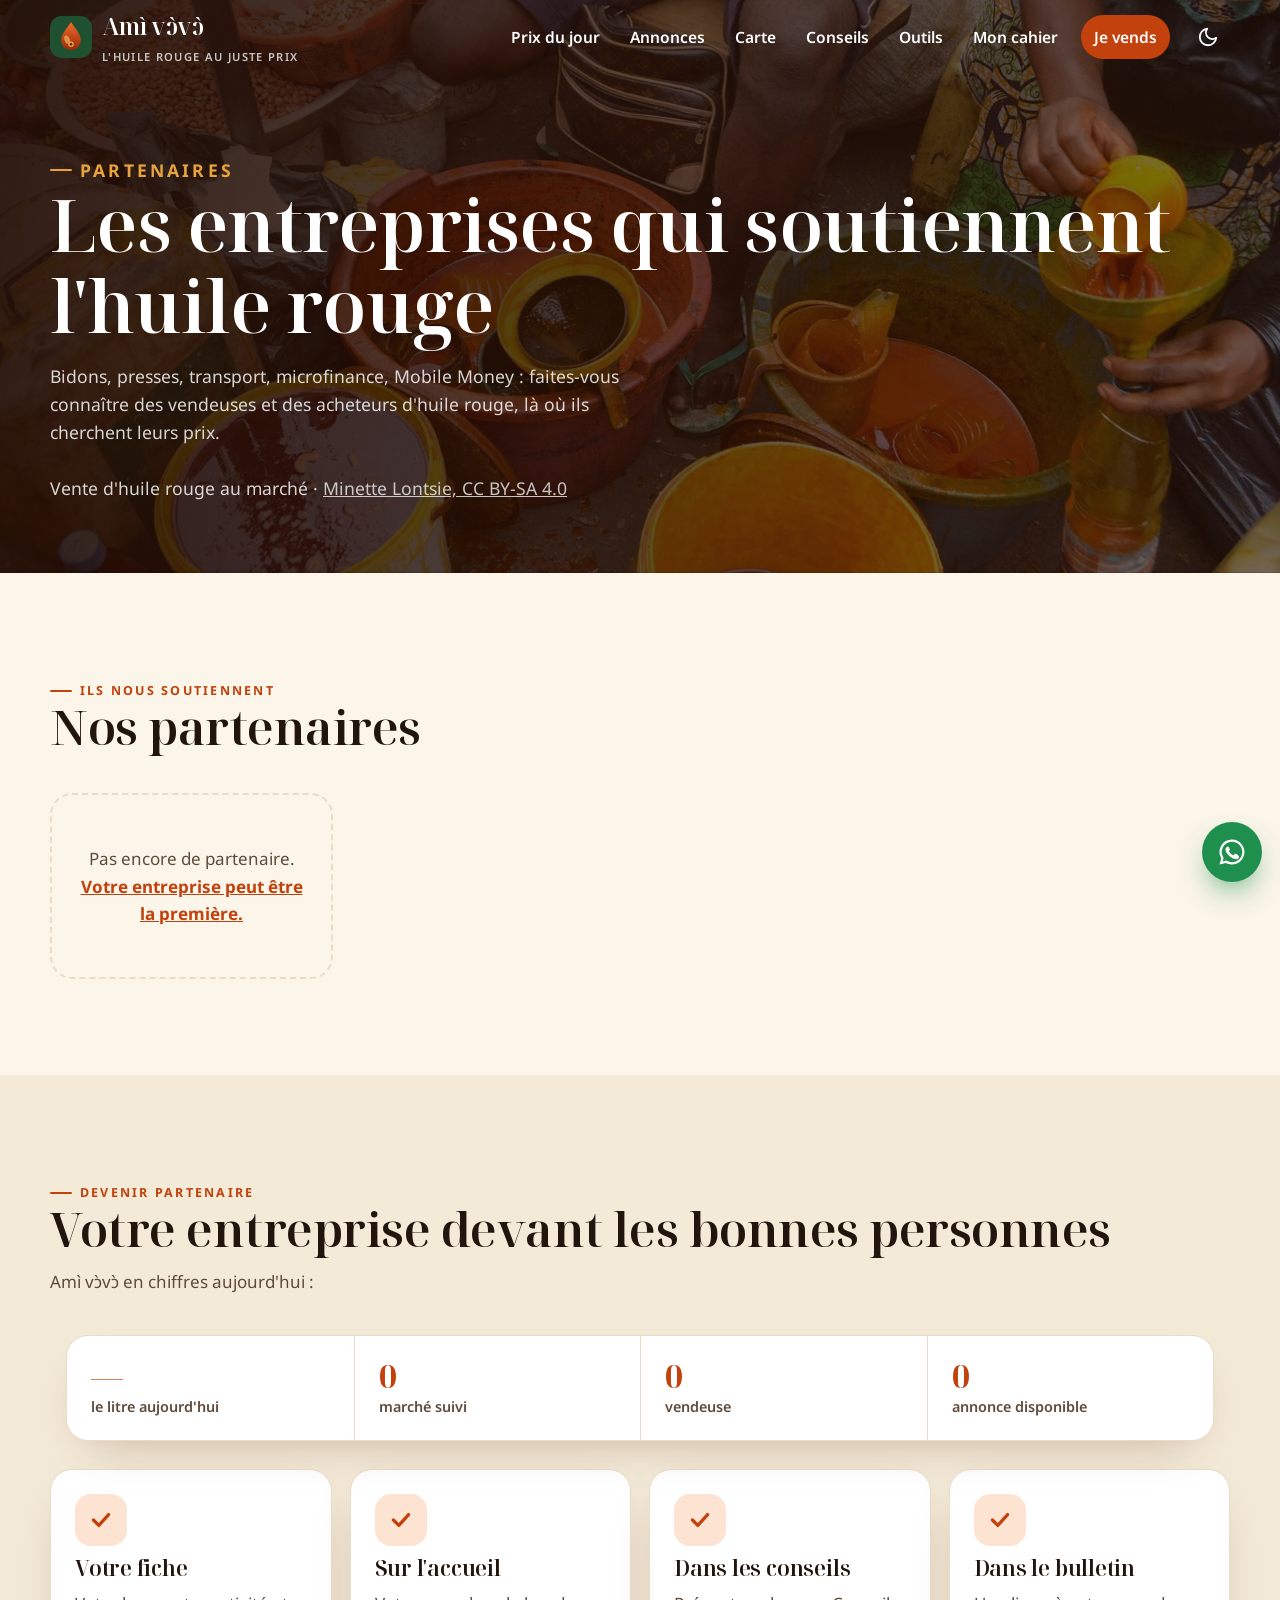
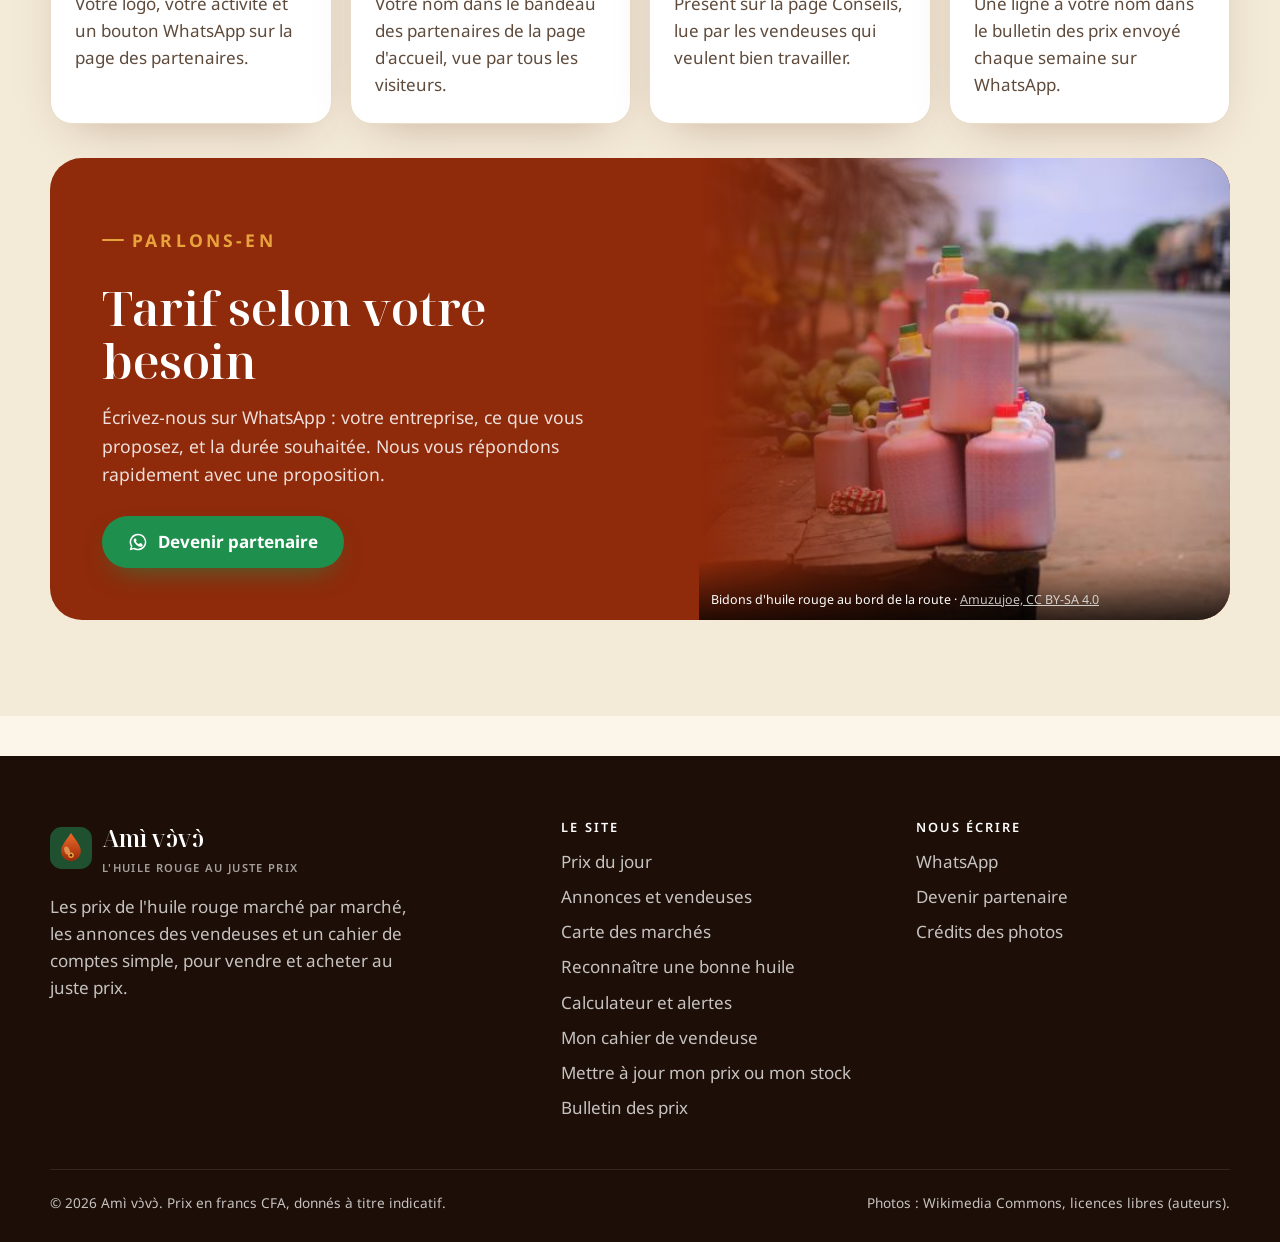
<file: partenaires.html>
<!doctype html>
<html lang="fr">
<head>
    <meta charset="utf-8">
    <meta name="viewport" content="width=device-width, initial-scale=1">
    <title>Partenaires · Amì vɔ̀vɔ̀</title>
    <meta name="description" content="Faites connaître votre entreprise aux vendeuses et aux acheteurs d'huile rouge du Bénin avec Amì vɔ̀vɔ̀.">
    <meta name="theme-color" content="#1f5130">
    <meta property="og:title" content="Partenaires · Amì vɔ̀vɔ̀">
    <meta property="og:description" content="Faites connaître votre entreprise aux vendeuses et aux acheteurs d'huile rouge du Bénin avec Amì vɔ̀vɔ̀.">
    <meta property="og:image" content="images/photos/vente.jpg">
    <link rel="icon" href="images/favicon.svg" type="image/svg+xml">
    <link rel="manifest" href="manifest.webmanifest">
    <link rel="apple-touch-icon" href="images/icone-192.png">
    <link rel="preconnect" href="https://fonts.googleapis.com">
    <link rel="preconnect" href="https://fonts.gstatic.com" crossorigin>
    <link href="https://fonts.googleapis.com/css2?family=Noto+Sans:wght@400;500;600;700&family=Noto+Serif+Display:ital,wght@0,500;0,600;1,500&display=swap" rel="stylesheet">
    <link rel="stylesheet" href="css/style.css">
    <script>
        /* Thème choisi : appliqué avant l'affichage pour éviter un flash. */
        try { document.documentElement.dataset.theme = localStorage.getItem('amivovo-theme') || 'light'; } catch (e) {}
    </script>
</head>
<body data-page="partenaires" class="page-sombre">
<a class="lien-evitement" href="#contenu">Aller au contenu</a>
<header class="entete">
    <div class="conteneur">
        <a class="logo" href="index.html">
            <img src="images/logo.svg" alt="">
            <span>Amì vɔ̀vɔ̀<small>L'huile rouge au juste prix</small></span>
        </a>
        <nav class="nav" id="menu" aria-label="Navigation principale">
            <a href="prix.html">Prix du jour</a><a href="annonces.html">Annonces</a><a href="marches.html">Carte</a><a href="conseils.html">Conseils</a><a href="outils.html">Outils</a><a href="cahier.html">Mon cahier</a>
            <a class="nav-cta" href="vendre.html">Je vends</a>
        </nav>
        <div class="entete-actions">
            <button type="button" class="icone-bouton" id="bouton-theme" aria-label="Passer en mode sombre">
                <svg class="icone-lune" viewBox="0 0 24 24" fill="none" stroke="currentColor" stroke-width="2" stroke-linecap="round" stroke-linejoin="round" aria-hidden="true"><path d="M21 12.8A9 9 0 1 1 11.2 3a7 7 0 0 0 9.8 9.8z"/></svg>
                <svg class="icone-soleil" hidden viewBox="0 0 24 24" fill="none" stroke="currentColor" stroke-width="2" stroke-linecap="round" aria-hidden="true"><circle cx="12" cy="12" r="4.5"/><path d="M12 2v2M12 20v2M4.9 4.9l1.4 1.4M17.7 17.7l1.4 1.4M2 12h2M20 12h2M4.9 19.1l1.4-1.4M17.7 6.3l1.4-1.4"/></svg>
            </button>
            <button type="button" class="icone-bouton burger" aria-controls="menu" aria-expanded="false" aria-label="Ouvrir le menu">
                <svg viewBox="0 0 24 24" fill="none" stroke="currentColor" stroke-width="2.2" stroke-linecap="round" aria-hidden="true"><path d="M4 7h16M4 12h16M4 17h16"/></svg>
            </button>
        </div>
    </div>
</header>
<main id="contenu">
<section class="page-heros">
    <img src="images/photos/vente.jpg" alt="">
    <div class="conteneur">
        <p class="sur-titre monte">Partenaires</p>
        <h1 class="monte" style="--delai:100ms">Les entreprises qui soutiennent l'huile rouge</h1>
        <p class="monte" style="--delai:200ms">Bidons, presses, transport, microfinance, Mobile Money : faites-vous connaître des vendeuses et des acheteurs d'huile rouge, là où ils cherchent leurs prix.</p>
        <p class="credit-photo" data-credit="vente" style="position:static;background:none;padding:12px 0 0"></p>
    </div>
</section>

<section class="section">
    <div class="conteneur">
        <div class="section-entete"><div class="apparait"><p class="sur-titre">Ils nous soutiennent</p><h2>Nos partenaires</h2></div></div>
        <div class="grille-partenaires" data-partenaires></div>
    </div>
</section>

<section class="section section-creme" id="devenir">
    <div class="conteneur">
        <div class="section-entete"><div class="apparait"><p class="sur-titre">Devenir partenaire</p><h2>Votre entreprise devant les bonnes personnes</h2><p class="texte-doux">Amì vɔ̀vɔ̀ en chiffres aujourd'hui :</p></div></div>
        <div class="bandeau-chiffres bandeau-chiffres-simple apparait">
            <div class="conteneur" id="chiffres-accueil">
                <div class="chiffre-cle"><b data-chiffre="litre">…</b><span>le litre aujourd'hui</span></div>
                <div class="chiffre-cle"><b data-chiffre="marches">…</b><span>marchés suivis</span></div>
                <div class="chiffre-cle"><b data-chiffre="vendeuses">…</b><span>vendeuses</span></div>
                <div class="chiffre-cle"><b data-chiffre="annonces">…</b><span>annonces disponibles</span></div>
            </div>
        </div>
        <div class="grille-conseils" style="margin-top:28px">
            <article class="carte conseil apparait"><span class="conseil-icone" aria-hidden="true"><svg viewBox="0 0 24 24" fill="none" stroke="currentColor" stroke-width="3" stroke-linecap="round" stroke-linejoin="round" aria-hidden="true"><path d="m5 12 5 5 9-10"/></svg></span><h3>Votre fiche</h3><p>Votre logo, votre activité et un bouton WhatsApp sur la page des partenaires.</p></article>
            <article class="carte conseil apparait" style="--delai:80ms"><span class="conseil-icone" aria-hidden="true"><svg viewBox="0 0 24 24" fill="none" stroke="currentColor" stroke-width="3" stroke-linecap="round" stroke-linejoin="round" aria-hidden="true"><path d="m5 12 5 5 9-10"/></svg></span><h3>Sur l'accueil</h3><p>Votre nom dans le bandeau des partenaires de la page d'accueil, vue par tous les visiteurs.</p></article>
            <article class="carte conseil apparait" style="--delai:160ms"><span class="conseil-icone" aria-hidden="true"><svg viewBox="0 0 24 24" fill="none" stroke="currentColor" stroke-width="3" stroke-linecap="round" stroke-linejoin="round" aria-hidden="true"><path d="m5 12 5 5 9-10"/></svg></span><h3>Dans les conseils</h3><p>Présent sur la page Conseils, lue par les vendeuses qui veulent bien travailler.</p></article>
            <article class="carte conseil apparait" style="--delai:240ms"><span class="conseil-icone" aria-hidden="true"><svg viewBox="0 0 24 24" fill="none" stroke="currentColor" stroke-width="3" stroke-linecap="round" stroke-linejoin="round" aria-hidden="true"><path d="m5 12 5 5 9-10"/></svg></span><h3>Dans le bulletin</h3><p>Une ligne à votre nom dans le bulletin des prix envoyé chaque semaine sur WhatsApp.</p></article>
        </div>
        <div class="cta apparait" style="margin-top:34px">
            <div class="cta-texte">
                <p class="sur-titre" style="color:var(--or)">Parlons-en</p>
                <h2>Tarif selon votre besoin</h2>
                <p>Écrivez-nous sur WhatsApp : votre entreprise, ce que vous proposez, et la durée souhaitée. Nous vous répondons rapidement avec une proposition.</p>
                <div class="heros-actions" style="margin-top:0">
                    <a class="bouton bouton-whatsapp" data-whatsapp-equipe="Bonjour Amì vɔ̀vɔ̀ ! Je voudrais devenir partenaire.&#10;Entreprise : &#10;Activité : &#10;Durée souhaitée : " href="#"><svg viewBox="0 0 24 24" fill="currentColor" aria-hidden="true"><path d="M12 2a10 10 0 0 0-8.6 15.1L2 22l5-1.3A10 10 0 1 0 12 2zm0 18.2a8.2 8.2 0 0 1-4.2-1.2l-.3-.2-3 .8.8-2.9-.2-.3A8.2 8.2 0 1 1 12 20.2zm4.5-6.1c-.2-.1-1.5-.7-1.7-.8-.2-.1-.4-.1-.6.1l-.8 1c-.1.2-.3.2-.5.1a6.7 6.7 0 0 1-3.3-2.9c-.2-.4.2-.4.7-1.3.1-.2 0-.3 0-.4l-.8-1.8c-.2-.5-.4-.4-.6-.4h-.5a1 1 0 0 0-.7.3 3 3 0 0 0-.9 2.2 5.2 5.2 0 0 0 1.1 2.8 11.9 11.9 0 0 0 4.6 4c1.7.7 2.4.8 3.2.7.5-.1 1.5-.6 1.8-1.2.2-.6.2-1.1.1-1.2l-.5-.3z"/></svg> Devenir partenaire</a>
                </div>
            </div>
            <div class="cta-photo"><img src="images/photos/bord-route-600.jpg" alt="" loading="lazy"><div class="credit-photo" data-credit="bord-route" style="z-index:2"></div></div>
        </div>
    </div>
</section>
</main>
<footer class="pied">
    <div class="conteneur">
        <div class="pied-grille">
            <div>
                <a class="logo" href="index.html"><img src="images/logo.svg" alt=""><span>Amì vɔ̀vɔ̀<small>L'huile rouge au juste prix</small></span></a>
                <p style="margin-top:16px;max-width:380px">Les prix de l'huile rouge marché par marché, les annonces des vendeuses et un cahier de comptes simple, pour vendre et acheter au juste prix.</p>
            </div>
            <div>
                <h2>Le site</h2>
                <ul>
                    <li><a href="prix.html">Prix du jour</a></li>
                    <li><a href="annonces.html">Annonces et vendeuses</a></li>
                    <li><a href="marches.html">Carte des marchés</a></li>
                    <li><a href="conseils.html">Reconnaître une bonne huile</a></li>
                    <li><a href="outils.html">Calculateur et alertes</a></li>
                    <li><a href="cahier.html">Mon cahier de vendeuse</a></li>
                    <li><a href="vendre.html">Mettre à jour mon prix ou mon stock</a></li>
                    <li><a href="bulletin.html">Bulletin des prix</a></li>
                </ul>
            </div>
            <div>
                <h2>Nous écrire</h2>
                <ul>
                    <li><a data-whatsapp-equipe="Bonjour Amì vɔ̀vɔ̀ !" href="#">WhatsApp</a></li>
                    <li><a href="partenaires.html">Devenir partenaire</a></li>
                    <li><a href="credits.html">Crédits des photos</a></li>
                </ul>
            </div>
        </div>
        <div class="pied-bas">
            <p>© <span data-annee></span> Amì vɔ̀vɔ̀. Prix en francs CFA, donnés à titre indicatif.</p>
            <p>Photos : Wikimedia Commons, licences libres (<a href="credits.html">auteurs</a>).</p>
        </div>
    </div>
</footer>
<a class="whatsapp-flottant" data-whatsapp-equipe="Bonjour Amì vɔ̀vɔ̀ ! J'ai une question." href="#" aria-label="Écrire à l'équipe sur WhatsApp"><svg viewBox="0 0 24 24" fill="currentColor" aria-hidden="true"><path d="M12 2a10 10 0 0 0-8.6 15.1L2 22l5-1.3A10 10 0 1 0 12 2zm0 18.2a8.2 8.2 0 0 1-4.2-1.2l-.3-.2-3 .8.8-2.9-.2-.3A8.2 8.2 0 1 1 12 20.2zm4.5-6.1c-.2-.1-1.5-.7-1.7-.8-.2-.1-.4-.1-.6.1l-.8 1c-.1.2-.3.2-.5.1a6.7 6.7 0 0 1-3.3-2.9c-.2-.4.2-.4.7-1.3.1-.2 0-.3 0-.4l-.8-1.8c-.2-.5-.4-.4-.6-.4h-.5a1 1 0 0 0-.7.3 3 3 0 0 0-.9 2.2 5.2 5.2 0 0 0 1.1 2.8 11.9 11.9 0 0 0 4.6 4c1.7.7 2.4.8 3.2.7.5-.1 1.5-.6 1.8-1.2.2-.6.2-1.1.1-1.2l-.5-.3z"/></svg></a>
<script src="js/reglages.js"></script>
<script src="js/photos.js"></script>
<script src="js/donnees.js"></script>
<script src="js/main.js"></script>

<script src="js/pwa.js"></script>
</body>
</html>
</file>
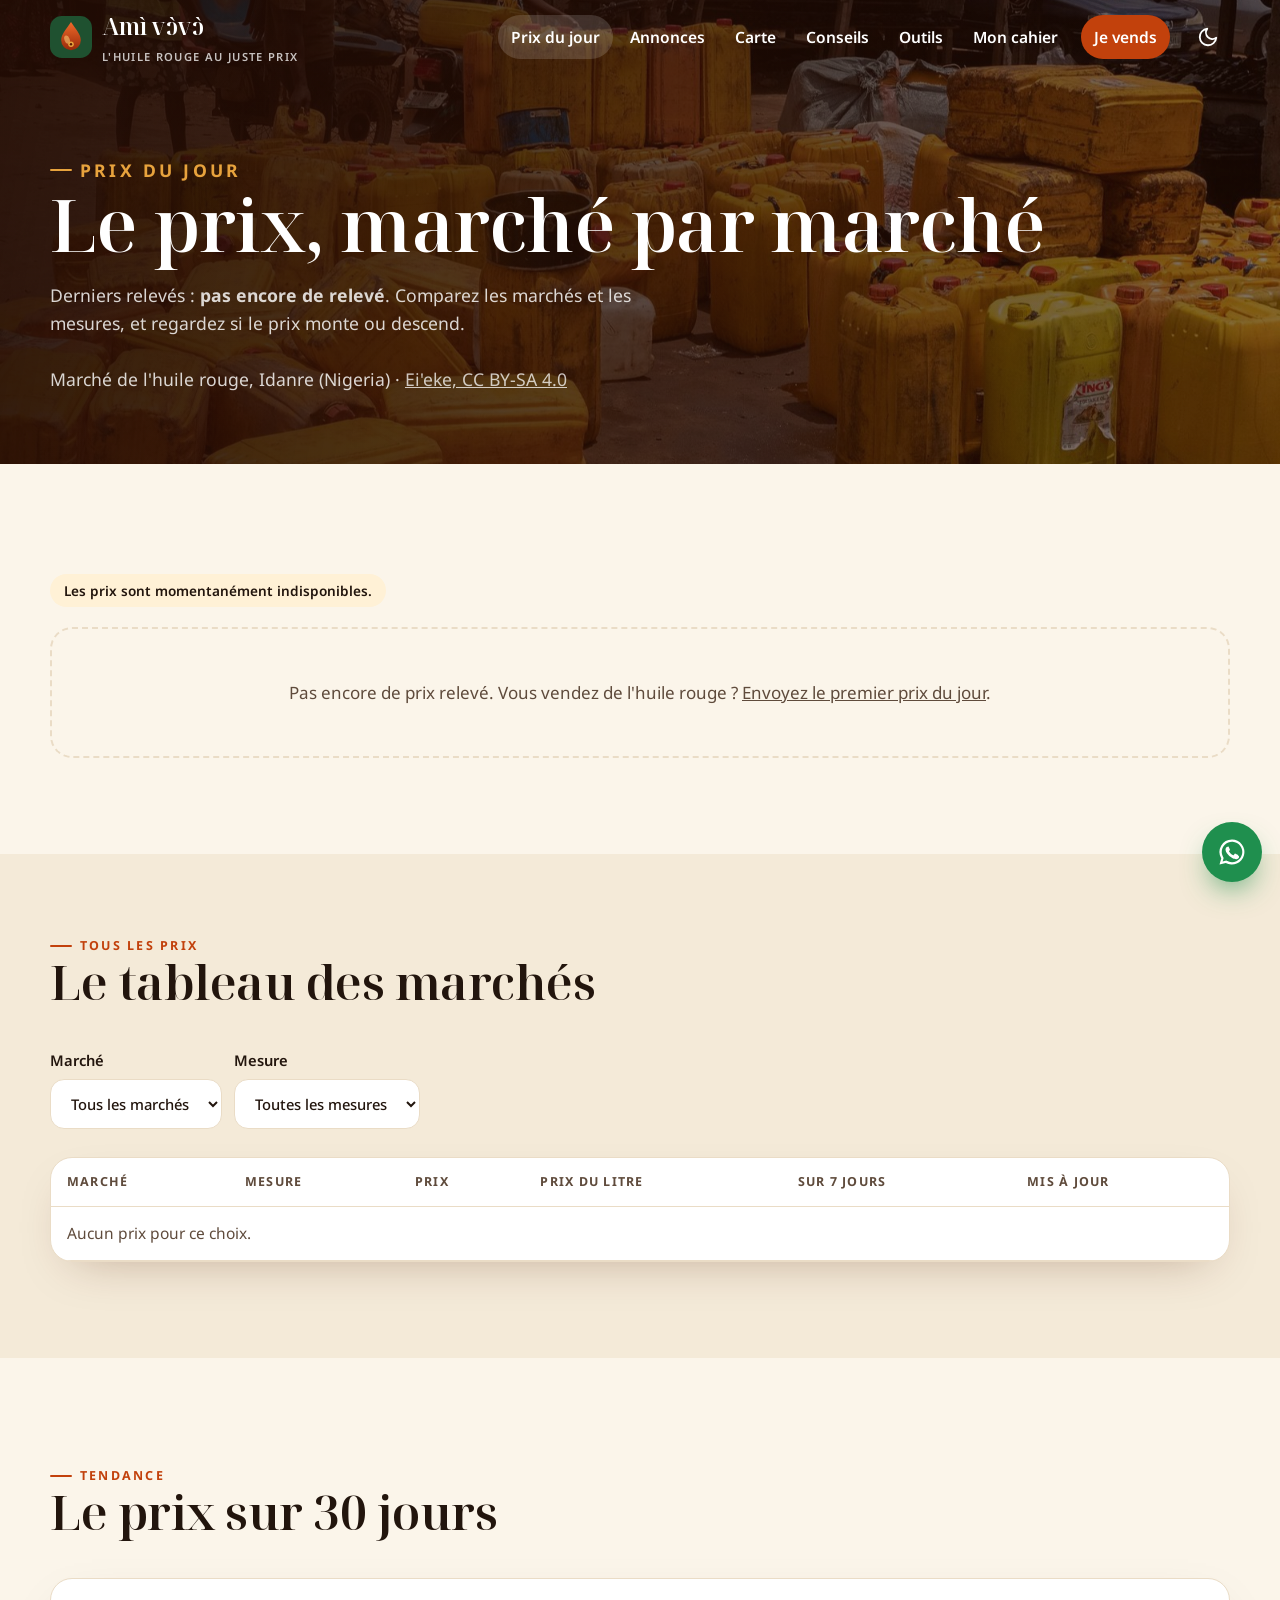
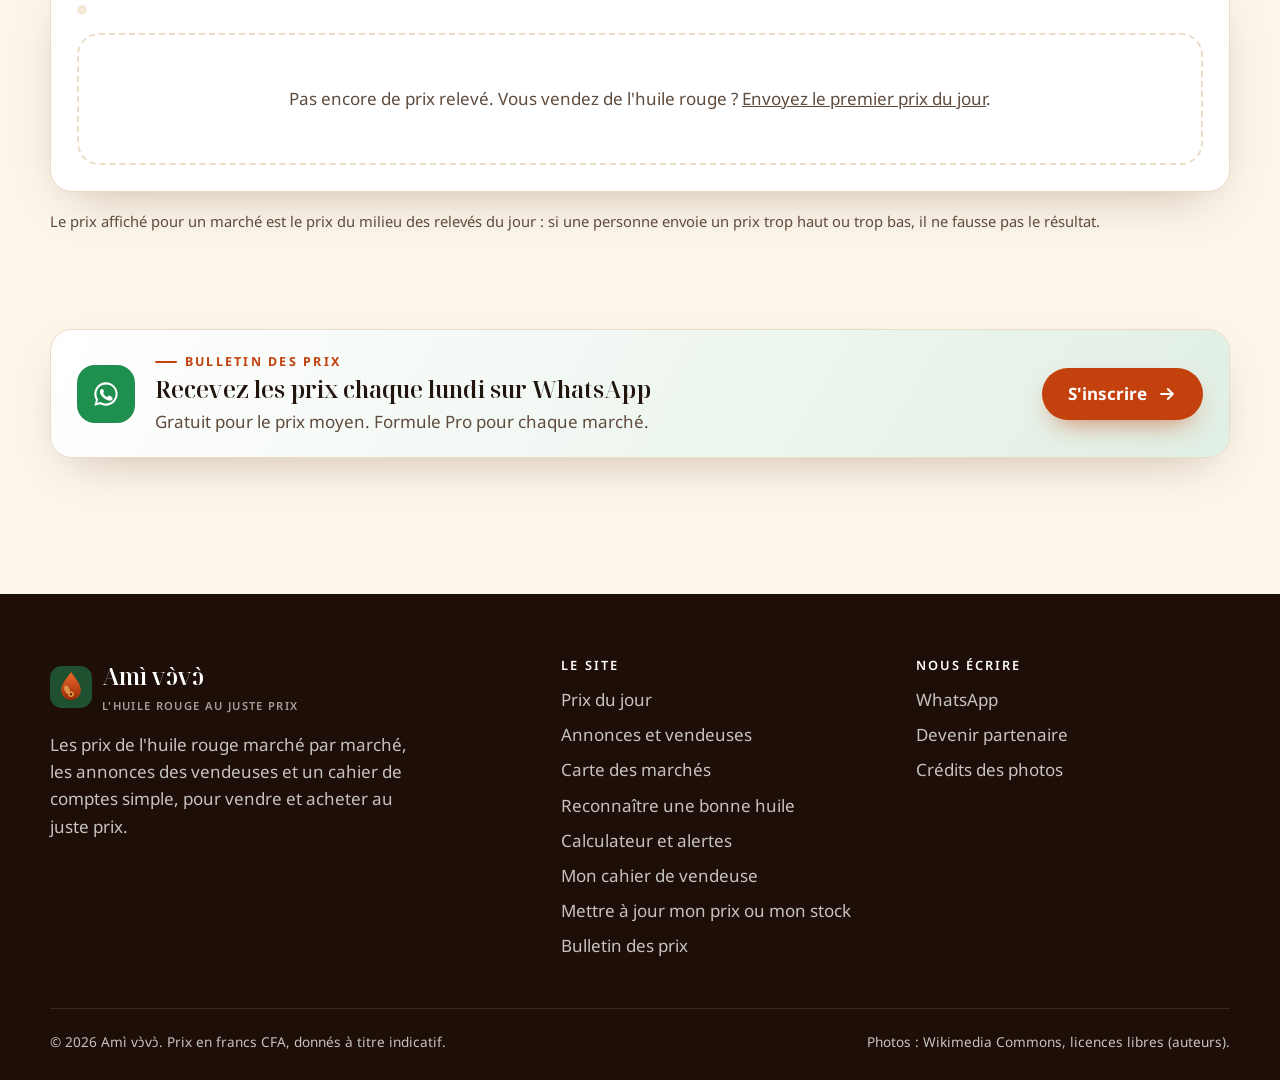
<file: prix.html>
<!doctype html>
<html lang="fr">
<head>
    <meta charset="utf-8">
    <meta name="viewport" content="width=device-width, initial-scale=1">
    <title>Prix du jour · Amì vɔ̀vɔ̀</title>
    <meta name="description" content="Prix de l'huile rouge par marché et par mesure, avec l'évolution sur 30 jours.">
    <meta name="theme-color" content="#1f5130">
    <meta property="og:title" content="Prix du jour · Amì vɔ̀vɔ̀">
    <meta property="og:description" content="Prix de l'huile rouge par marché et par mesure, avec l'évolution sur 30 jours.">
    <meta property="og:image" content="images/photos/bol.jpg">
    <link rel="icon" href="images/favicon.svg" type="image/svg+xml">
    <link rel="manifest" href="manifest.webmanifest">
    <link rel="apple-touch-icon" href="images/icone-192.png">
    <link rel="preconnect" href="https://fonts.googleapis.com">
    <link rel="preconnect" href="https://fonts.gstatic.com" crossorigin>
    <link href="https://fonts.googleapis.com/css2?family=Noto+Sans:wght@400;500;600;700&family=Noto+Serif+Display:ital,wght@0,500;0,600;1,500&display=swap" rel="stylesheet">
    <link rel="stylesheet" href="css/style.css">
    <script>
        /* Thème choisi : appliqué avant l'affichage pour éviter un flash. */
        try { document.documentElement.dataset.theme = localStorage.getItem('amivovo-theme') || 'light'; } catch (e) {}
    </script>
</head>
<body data-page="prix" class="page-sombre">
<a class="lien-evitement" href="#contenu">Aller au contenu</a>
<header class="entete">
    <div class="conteneur">
        <a class="logo" href="index.html">
            <img src="images/logo.svg" alt="">
            <span>Amì vɔ̀vɔ̀<small>L'huile rouge au juste prix</small></span>
        </a>
        <nav class="nav" id="menu" aria-label="Navigation principale">
            <a href="prix.html" aria-current="page">Prix du jour</a><a href="annonces.html">Annonces</a><a href="marches.html">Carte</a><a href="conseils.html">Conseils</a><a href="outils.html">Outils</a><a href="cahier.html">Mon cahier</a>
            <a class="nav-cta" href="vendre.html">Je vends</a>
        </nav>
        <div class="entete-actions">
            <button type="button" class="icone-bouton" id="bouton-theme" aria-label="Passer en mode sombre">
                <svg class="icone-lune" viewBox="0 0 24 24" fill="none" stroke="currentColor" stroke-width="2" stroke-linecap="round" stroke-linejoin="round" aria-hidden="true"><path d="M21 12.8A9 9 0 1 1 11.2 3a7 7 0 0 0 9.8 9.8z"/></svg>
                <svg class="icone-soleil" hidden viewBox="0 0 24 24" fill="none" stroke="currentColor" stroke-width="2" stroke-linecap="round" aria-hidden="true"><circle cx="12" cy="12" r="4.5"/><path d="M12 2v2M12 20v2M4.9 4.9l1.4 1.4M17.7 17.7l1.4 1.4M2 12h2M20 12h2M4.9 19.1l1.4-1.4M17.7 6.3l1.4-1.4"/></svg>
            </button>
            <button type="button" class="icone-bouton burger" aria-controls="menu" aria-expanded="false" aria-label="Ouvrir le menu">
                <svg viewBox="0 0 24 24" fill="none" stroke="currentColor" stroke-width="2.2" stroke-linecap="round" aria-hidden="true"><path d="M4 7h16M4 12h16M4 17h16"/></svg>
            </button>
        </div>
    </div>
</header>
<main id="contenu">

<section class="page-heros">
    <img src="images/photos/bidons.jpg" alt="">
    <div class="conteneur">
        <p class="sur-titre monte">Prix du jour</p>
        <h1 class="monte" style="--delai:100ms">Le prix, marché par marché</h1>
        <p class="monte" style="--delai:200ms">Derniers relevés : <b data-date-prix>…</b>. Comparez les marchés et les mesures, et regardez si le prix monte ou descend.</p>
        <p class="credit-photo" data-credit="bidons" style="position:static;background:none;padding:12px 0 0"></p>
    </div>
</section>

<section class="section">
    <div class="conteneur">
        <p class="notice-exemple" data-exemple-prix hidden>Exemple : ces prix sont fictifs tant que le tableau Google n'est pas branché.</p><p class="notice-exemple" data-erreur-prix hidden>Les prix sont momentanément indisponibles.</p>
        <div class="grille-prix" id="cartes-prix" style="margin-top:20px"></div>
    </div>
</section>

<section class="section section-creme" style="padding-top:70px">
    <div class="conteneur">
        <div class="section-entete">
            <div class="apparait"><p class="sur-titre">Tous les prix</p><h2>Le tableau des marchés</h2></div>
        </div>
        <div class="filtres apparait">
            <label class="champ">Marché<select id="filtre-marche"></select></label>
            <label class="champ">Mesure<select id="filtre-mesure"></select></label>
        </div>
        <div class="carte tableau-conteneur apparait">
            <table class="tableau">
                <thead><tr><th>Marché</th><th>Mesure</th><th>Prix</th><th>Prix du litre</th><th>Sur 7 jours</th><th>Mis à jour</th></tr></thead>
                <tbody id="tableau-prix"></tbody>
            </table>
        </div>
    </div>
</section>

<section class="section">
    <div class="conteneur">
        <div class="section-entete">
            <div class="apparait"><p class="sur-titre">Tendance</p><h2>Le prix sur 30 jours</h2></div>
        </div>
        <div class="carte graphique-carte apparait">
            <div class="graphique-outils"><div class="pastilles" id="choix-mesure" role="group" aria-label="Choisir la mesure"></div></div>
            <div id="graphique"></div>
        </div>
        <p class="texte-doux" style="margin-top:18px;font-size:.92rem">Le prix affiché pour un marché est le prix du milieu des relevés du jour : si une personne envoie un prix trop haut ou trop bas, il ne fausse pas le résultat.</p>
    </div>
</section>

<section class="section" style="padding-top:0">
    <div class="conteneur">
        <a class="carte bandeau-bulletin apparait" href="bulletin.html">
            <span class="bandeau-bulletin-icone" aria-hidden="true"><svg viewBox="0 0 24 24" fill="currentColor" aria-hidden="true"><path d="M12 2a10 10 0 0 0-8.6 15.1L2 22l5-1.3A10 10 0 1 0 12 2zm0 18.2a8.2 8.2 0 0 1-4.2-1.2l-.3-.2-3 .8.8-2.9-.2-.3A8.2 8.2 0 1 1 12 20.2zm4.5-6.1c-.2-.1-1.5-.7-1.7-.8-.2-.1-.4-.1-.6.1l-.8 1c-.1.2-.3.2-.5.1a6.7 6.7 0 0 1-3.3-2.9c-.2-.4.2-.4.7-1.3.1-.2 0-.3 0-.4l-.8-1.8c-.2-.5-.4-.4-.6-.4h-.5a1 1 0 0 0-.7.3 3 3 0 0 0-.9 2.2 5.2 5.2 0 0 0 1.1 2.8 11.9 11.9 0 0 0 4.6 4c1.7.7 2.4.8 3.2.7.5-.1 1.5-.6 1.8-1.2.2-.6.2-1.1.1-1.2l-.5-.3z"/></svg></span>
            <span><span class="sur-titre">Bulletin des prix</span><b>Recevez les prix chaque lundi sur WhatsApp</b><span class="texte-doux">Gratuit pour le prix moyen. Formule Pro pour chaque marché.</span></span>
            <span class="bouton bouton-huile">S'inscrire <svg viewBox="0 0 24 24" fill="none" stroke="currentColor" stroke-width="2.4" stroke-linecap="round" stroke-linejoin="round" aria-hidden="true"><path d="M5 12h14M13 6l6 6-6 6"/></svg></span>
        </a>
    </div>
</section>
</main>
<footer class="pied">
    <div class="conteneur">
        <div class="pied-grille">
            <div>
                <a class="logo" href="index.html"><img src="images/logo.svg" alt=""><span>Amì vɔ̀vɔ̀<small>L'huile rouge au juste prix</small></span></a>
                <p style="margin-top:16px;max-width:380px">Les prix de l'huile rouge marché par marché, les annonces des vendeuses et un cahier de comptes simple, pour vendre et acheter au juste prix.</p>
            </div>
            <div>
                <h2>Le site</h2>
                <ul>
                    <li><a href="prix.html">Prix du jour</a></li>
                    <li><a href="annonces.html">Annonces et vendeuses</a></li>
                    <li><a href="marches.html">Carte des marchés</a></li>
                    <li><a href="conseils.html">Reconnaître une bonne huile</a></li>
                    <li><a href="outils.html">Calculateur et alertes</a></li>
                    <li><a href="cahier.html">Mon cahier de vendeuse</a></li>
                    <li><a href="vendre.html">Mettre à jour mon prix ou mon stock</a></li>
                    <li><a href="bulletin.html">Bulletin des prix</a></li>
                </ul>
            </div>
            <div>
                <h2>Nous écrire</h2>
                <ul>
                    <li><a data-whatsapp-equipe="Bonjour Amì vɔ̀vɔ̀ !" href="#">WhatsApp</a></li>
                    <li><a href="partenaires.html">Devenir partenaire</a></li>
                    <li><a href="credits.html">Crédits des photos</a></li>
                </ul>
            </div>
        </div>
        <div class="pied-bas">
            <p>© <span data-annee></span> Amì vɔ̀vɔ̀. Prix en francs CFA, donnés à titre indicatif.</p>
            <p>Photos : Wikimedia Commons, licences libres (<a href="credits.html">auteurs</a>).</p>
        </div>
    </div>
</footer>
<a class="whatsapp-flottant" data-whatsapp-equipe="Bonjour Amì vɔ̀vɔ̀ ! J'ai une question." href="#" aria-label="Écrire à l'équipe sur WhatsApp"><svg viewBox="0 0 24 24" fill="currentColor" aria-hidden="true"><path d="M12 2a10 10 0 0 0-8.6 15.1L2 22l5-1.3A10 10 0 1 0 12 2zm0 18.2a8.2 8.2 0 0 1-4.2-1.2l-.3-.2-3 .8.8-2.9-.2-.3A8.2 8.2 0 1 1 12 20.2zm4.5-6.1c-.2-.1-1.5-.7-1.7-.8-.2-.1-.4-.1-.6.1l-.8 1c-.1.2-.3.2-.5.1a6.7 6.7 0 0 1-3.3-2.9c-.2-.4.2-.4.7-1.3.1-.2 0-.3 0-.4l-.8-1.8c-.2-.5-.4-.4-.6-.4h-.5a1 1 0 0 0-.7.3 3 3 0 0 0-.9 2.2 5.2 5.2 0 0 0 1.1 2.8 11.9 11.9 0 0 0 4.6 4c1.7.7 2.4.8 3.2.7.5-.1 1.5-.6 1.8-1.2.2-.6.2-1.1.1-1.2l-.5-.3z"/></svg></a>
<script src="js/reglages.js"></script>
<script src="js/photos.js"></script>
<script src="js/donnees.js"></script>
<script src="js/main.js"></script>
<script src="js/pwa.js"></script>
</body>
</html>
</file>
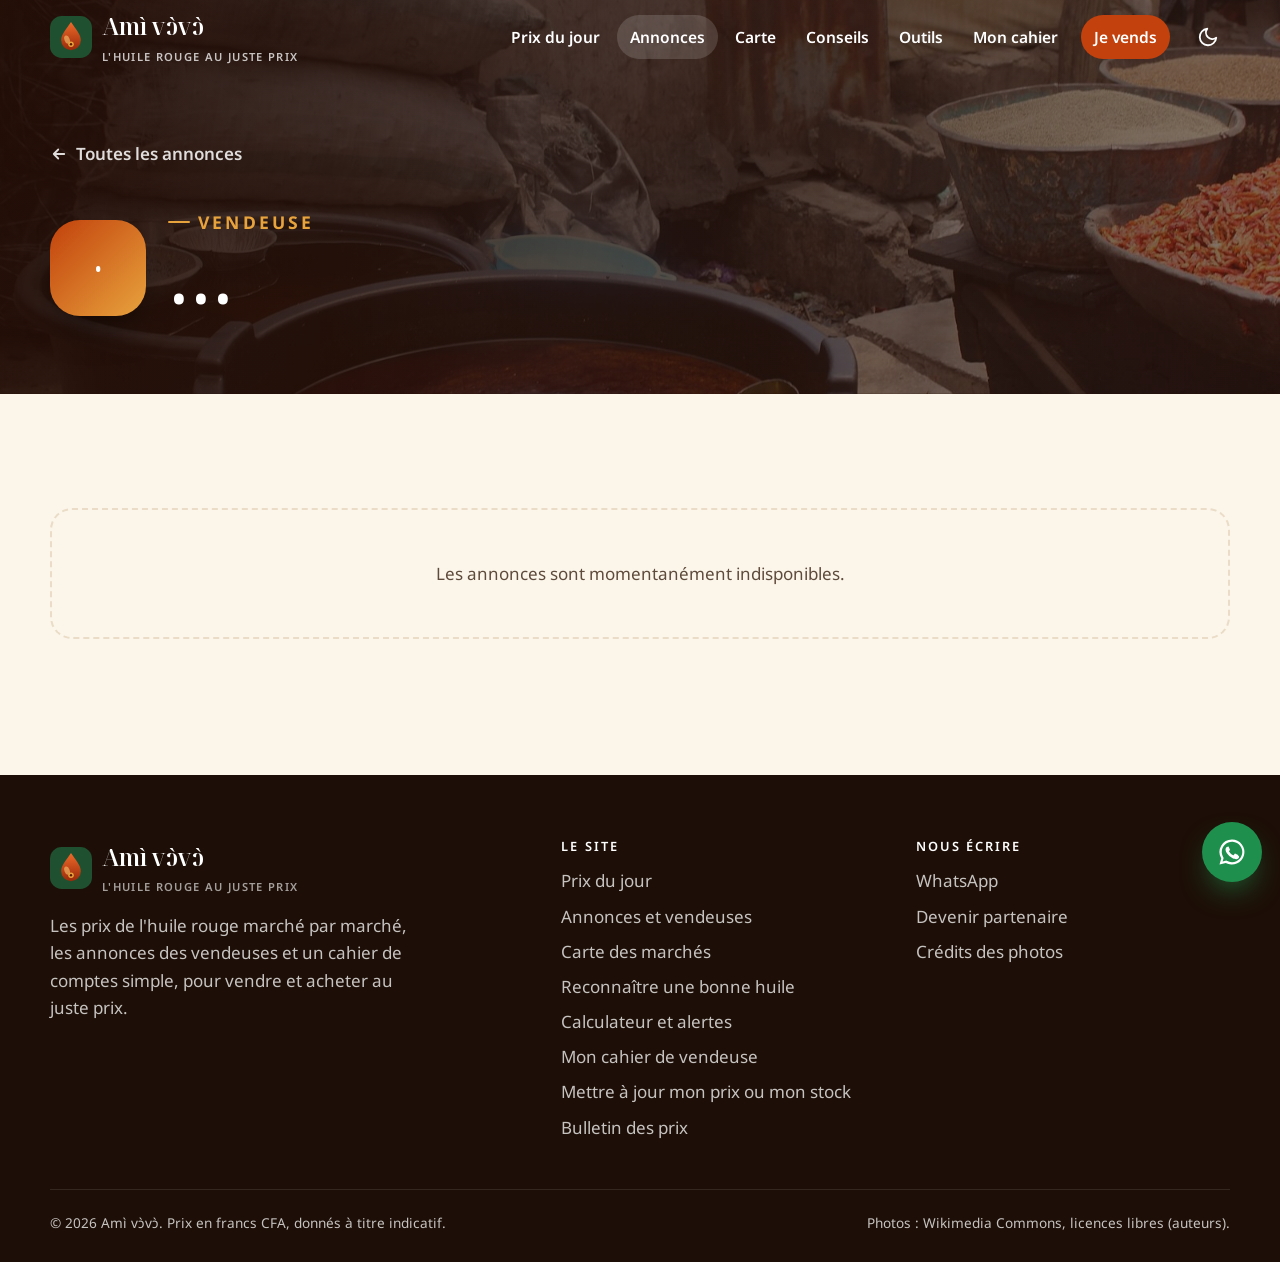
<file: vendeuse.html>
<!doctype html>
<html lang="fr">
<head>
    <meta charset="utf-8">
    <meta name="viewport" content="width=device-width, initial-scale=1">
    <title>Vendeuse · Amì vɔ̀vɔ̀</title>
    <meta name="description" content="La fiche d'une vendeuse d'huile rouge sur Amì vɔ̀vɔ̀ : marchés, annonces et prix.">
    <meta name="theme-color" content="#1f5130">
    <meta property="og:title" content="Vendeuse · Amì vɔ̀vɔ̀">
    <meta property="og:description" content="La fiche d'une vendeuse d'huile rouge sur Amì vɔ̀vɔ̀ : marchés, annonces et prix.">
    <meta property="og:image" content="images/photos/etalage.jpg">
    <link rel="icon" href="images/favicon.svg" type="image/svg+xml">
    <link rel="manifest" href="manifest.webmanifest">
    <link rel="apple-touch-icon" href="images/icone-192.png">
    <link rel="preconnect" href="https://fonts.googleapis.com">
    <link rel="preconnect" href="https://fonts.gstatic.com" crossorigin>
    <link href="https://fonts.googleapis.com/css2?family=Noto+Sans:wght@400;500;600;700&family=Noto+Serif+Display:ital,wght@0,500;0,600;1,500&display=swap" rel="stylesheet">
    <link rel="stylesheet" href="css/style.css">
    <script>
        /* Thème choisi : appliqué avant l'affichage pour éviter un flash. */
        try { document.documentElement.dataset.theme = localStorage.getItem('amivovo-theme') || 'light'; } catch (e) {}
    </script>
</head>
<body data-page="vendeuse" class="page-sombre">
<a class="lien-evitement" href="#contenu">Aller au contenu</a>
<header class="entete">
    <div class="conteneur">
        <a class="logo" href="index.html">
            <img src="images/logo.svg" alt="">
            <span>Amì vɔ̀vɔ̀<small>L'huile rouge au juste prix</small></span>
        </a>
        <nav class="nav" id="menu" aria-label="Navigation principale">
            <a href="prix.html">Prix du jour</a><a href="annonces.html" aria-current="page">Annonces</a><a href="marches.html">Carte</a><a href="conseils.html">Conseils</a><a href="outils.html">Outils</a><a href="cahier.html">Mon cahier</a>
            <a class="nav-cta" href="vendre.html">Je vends</a>
        </nav>
        <div class="entete-actions">
            <button type="button" class="icone-bouton" id="bouton-theme" aria-label="Passer en mode sombre">
                <svg class="icone-lune" viewBox="0 0 24 24" fill="none" stroke="currentColor" stroke-width="2" stroke-linecap="round" stroke-linejoin="round" aria-hidden="true"><path d="M21 12.8A9 9 0 1 1 11.2 3a7 7 0 0 0 9.8 9.8z"/></svg>
                <svg class="icone-soleil" hidden viewBox="0 0 24 24" fill="none" stroke="currentColor" stroke-width="2" stroke-linecap="round" aria-hidden="true"><circle cx="12" cy="12" r="4.5"/><path d="M12 2v2M12 20v2M4.9 4.9l1.4 1.4M17.7 17.7l1.4 1.4M2 12h2M20 12h2M4.9 19.1l1.4-1.4M17.7 6.3l1.4-1.4"/></svg>
            </button>
            <button type="button" class="icone-bouton burger" aria-controls="menu" aria-expanded="false" aria-label="Ouvrir le menu">
                <svg viewBox="0 0 24 24" fill="none" stroke="currentColor" stroke-width="2.2" stroke-linecap="round" aria-hidden="true"><path d="M4 7h16M4 12h16M4 17h16"/></svg>
            </button>
        </div>
    </div>
</header>
<main id="contenu">

<section class="page-heros page-heros-court heros-vendeuse">
    <img src="images/photos/etalage.jpg" alt="">
    <div class="conteneur">
        <a class="retour monte" href="annonces.html"><svg viewBox="0 0 24 24" fill="none" stroke="currentColor" stroke-width="2.4" stroke-linecap="round" stroke-linejoin="round" aria-hidden="true"><path d="M19 12H5M11 6l-6 6 6 6"/></svg> Toutes les annonces</a>
        <div class="vendeuse-identite monte" style="--delai:100ms">
            <span class="avatar avatar-grand" id="fiche-avatar" aria-hidden="true">·</span>
            <div>
                <p class="sur-titre">Vendeuse</p>
                <h1 id="fiche-nom">…</h1>
                <p class="vendeuse-lieu" id="fiche-lieu"></p>
            </div>
        </div>
    </div>
</section>

<section class="section">
    <div class="conteneur">
        <p class="notice-exemple" data-exemple-annonces hidden>Exemple : cette vendeuse est fictive.</p>
        <div id="fiche" style="margin-top:18px"><p class="texte-doux">Chargement…</p></div>
    </div>
</section>
</main>
<footer class="pied">
    <div class="conteneur">
        <div class="pied-grille">
            <div>
                <a class="logo" href="index.html"><img src="images/logo.svg" alt=""><span>Amì vɔ̀vɔ̀<small>L'huile rouge au juste prix</small></span></a>
                <p style="margin-top:16px;max-width:380px">Les prix de l'huile rouge marché par marché, les annonces des vendeuses et un cahier de comptes simple, pour vendre et acheter au juste prix.</p>
            </div>
            <div>
                <h2>Le site</h2>
                <ul>
                    <li><a href="prix.html">Prix du jour</a></li>
                    <li><a href="annonces.html">Annonces et vendeuses</a></li>
                    <li><a href="marches.html">Carte des marchés</a></li>
                    <li><a href="conseils.html">Reconnaître une bonne huile</a></li>
                    <li><a href="outils.html">Calculateur et alertes</a></li>
                    <li><a href="cahier.html">Mon cahier de vendeuse</a></li>
                    <li><a href="vendre.html">Mettre à jour mon prix ou mon stock</a></li>
                    <li><a href="bulletin.html">Bulletin des prix</a></li>
                </ul>
            </div>
            <div>
                <h2>Nous écrire</h2>
                <ul>
                    <li><a data-whatsapp-equipe="Bonjour Amì vɔ̀vɔ̀ !" href="#">WhatsApp</a></li>
                    <li><a href="partenaires.html">Devenir partenaire</a></li>
                    <li><a href="credits.html">Crédits des photos</a></li>
                </ul>
            </div>
        </div>
        <div class="pied-bas">
            <p>© <span data-annee></span> Amì vɔ̀vɔ̀. Prix en francs CFA, donnés à titre indicatif.</p>
            <p>Photos : Wikimedia Commons, licences libres (<a href="credits.html">auteurs</a>).</p>
        </div>
    </div>
</footer>
<a class="whatsapp-flottant" data-whatsapp-equipe="Bonjour Amì vɔ̀vɔ̀ ! J'ai une question." href="#" aria-label="Écrire à l'équipe sur WhatsApp"><svg viewBox="0 0 24 24" fill="currentColor" aria-hidden="true"><path d="M12 2a10 10 0 0 0-8.6 15.1L2 22l5-1.3A10 10 0 1 0 12 2zm0 18.2a8.2 8.2 0 0 1-4.2-1.2l-.3-.2-3 .8.8-2.9-.2-.3A8.2 8.2 0 1 1 12 20.2zm4.5-6.1c-.2-.1-1.5-.7-1.7-.8-.2-.1-.4-.1-.6.1l-.8 1c-.1.2-.3.2-.5.1a6.7 6.7 0 0 1-3.3-2.9c-.2-.4.2-.4.7-1.3.1-.2 0-.3 0-.4l-.8-1.8c-.2-.5-.4-.4-.6-.4h-.5a1 1 0 0 0-.7.3 3 3 0 0 0-.9 2.2 5.2 5.2 0 0 0 1.1 2.8 11.9 11.9 0 0 0 4.6 4c1.7.7 2.4.8 3.2.7.5-.1 1.5-.6 1.8-1.2.2-.6.2-1.1.1-1.2l-.5-.3z"/></svg></a>
<script src="js/reglages.js"></script>
<script src="js/photos.js"></script>
<script src="js/donnees.js"></script>
<script src="js/main.js"></script>
<script src="js/vendeuse.js"></script>
<script src="js/pwa.js"></script>
</body>
</html>
</file>
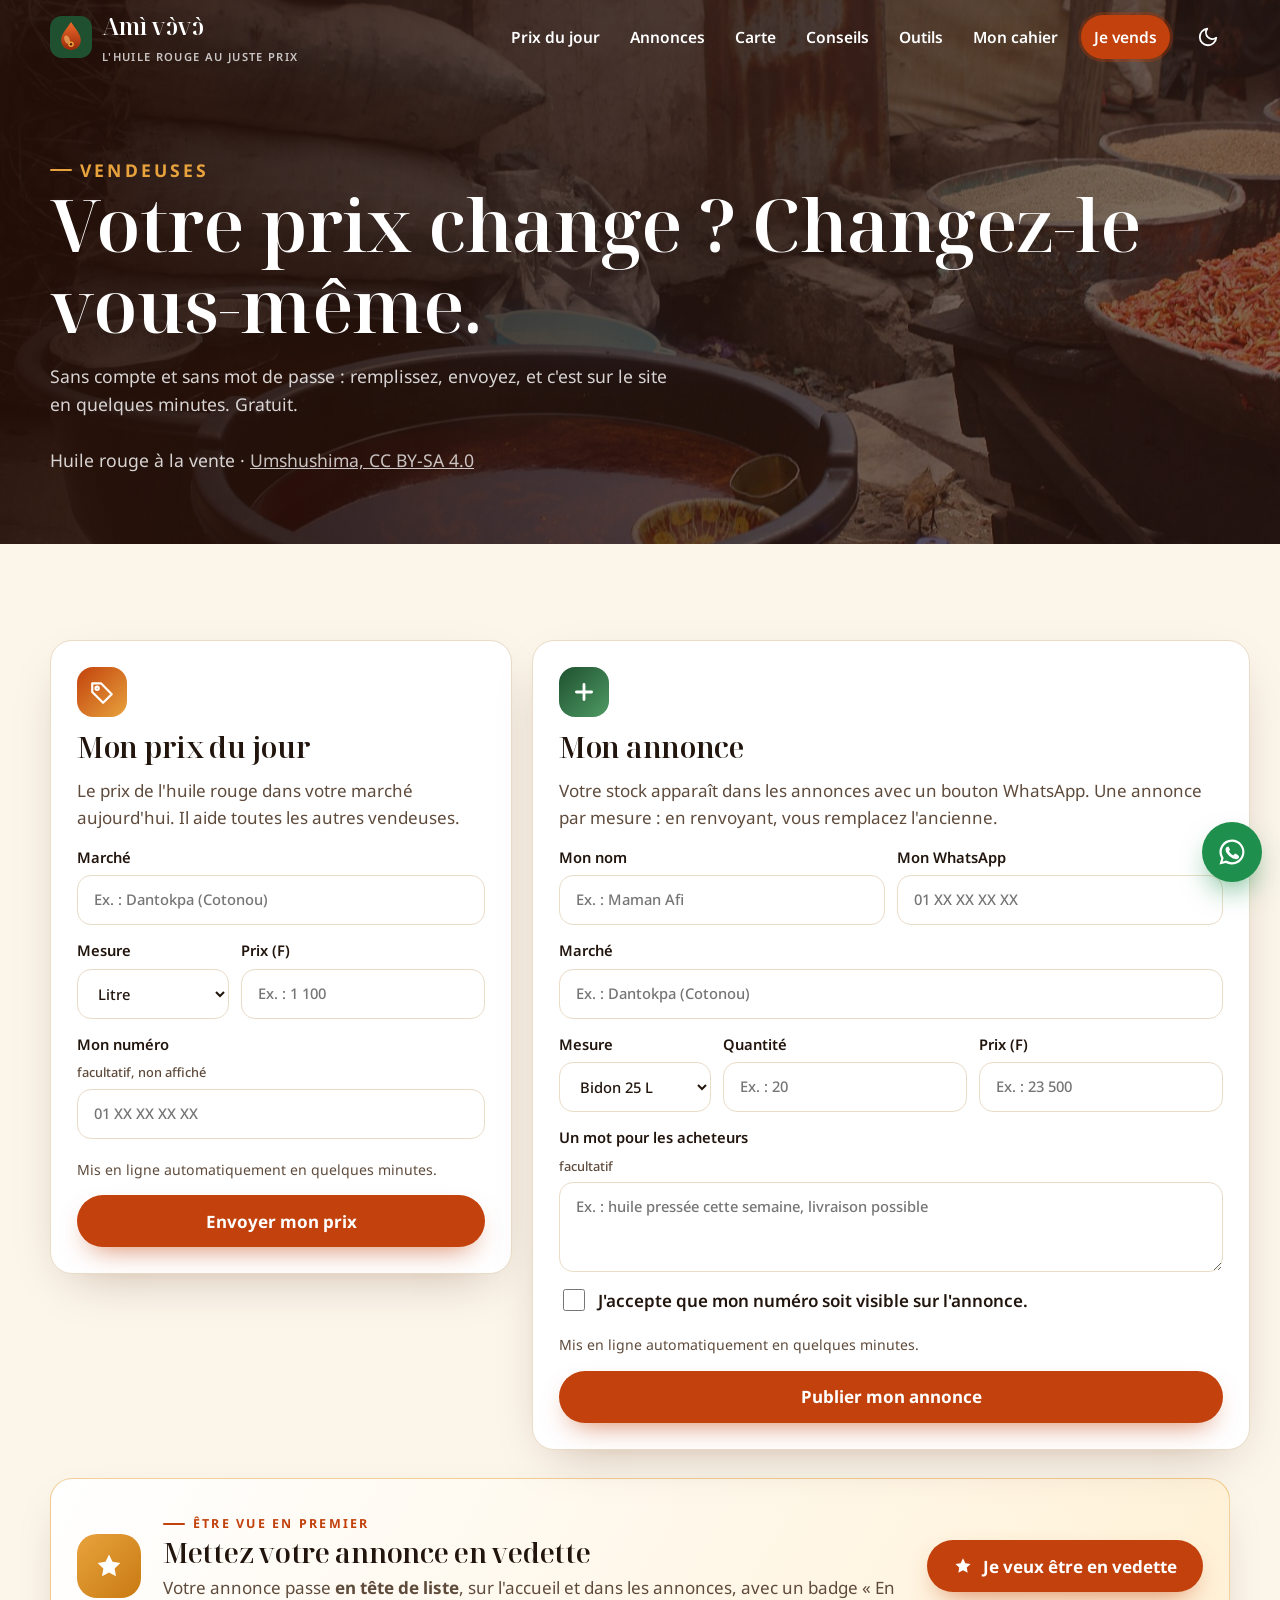
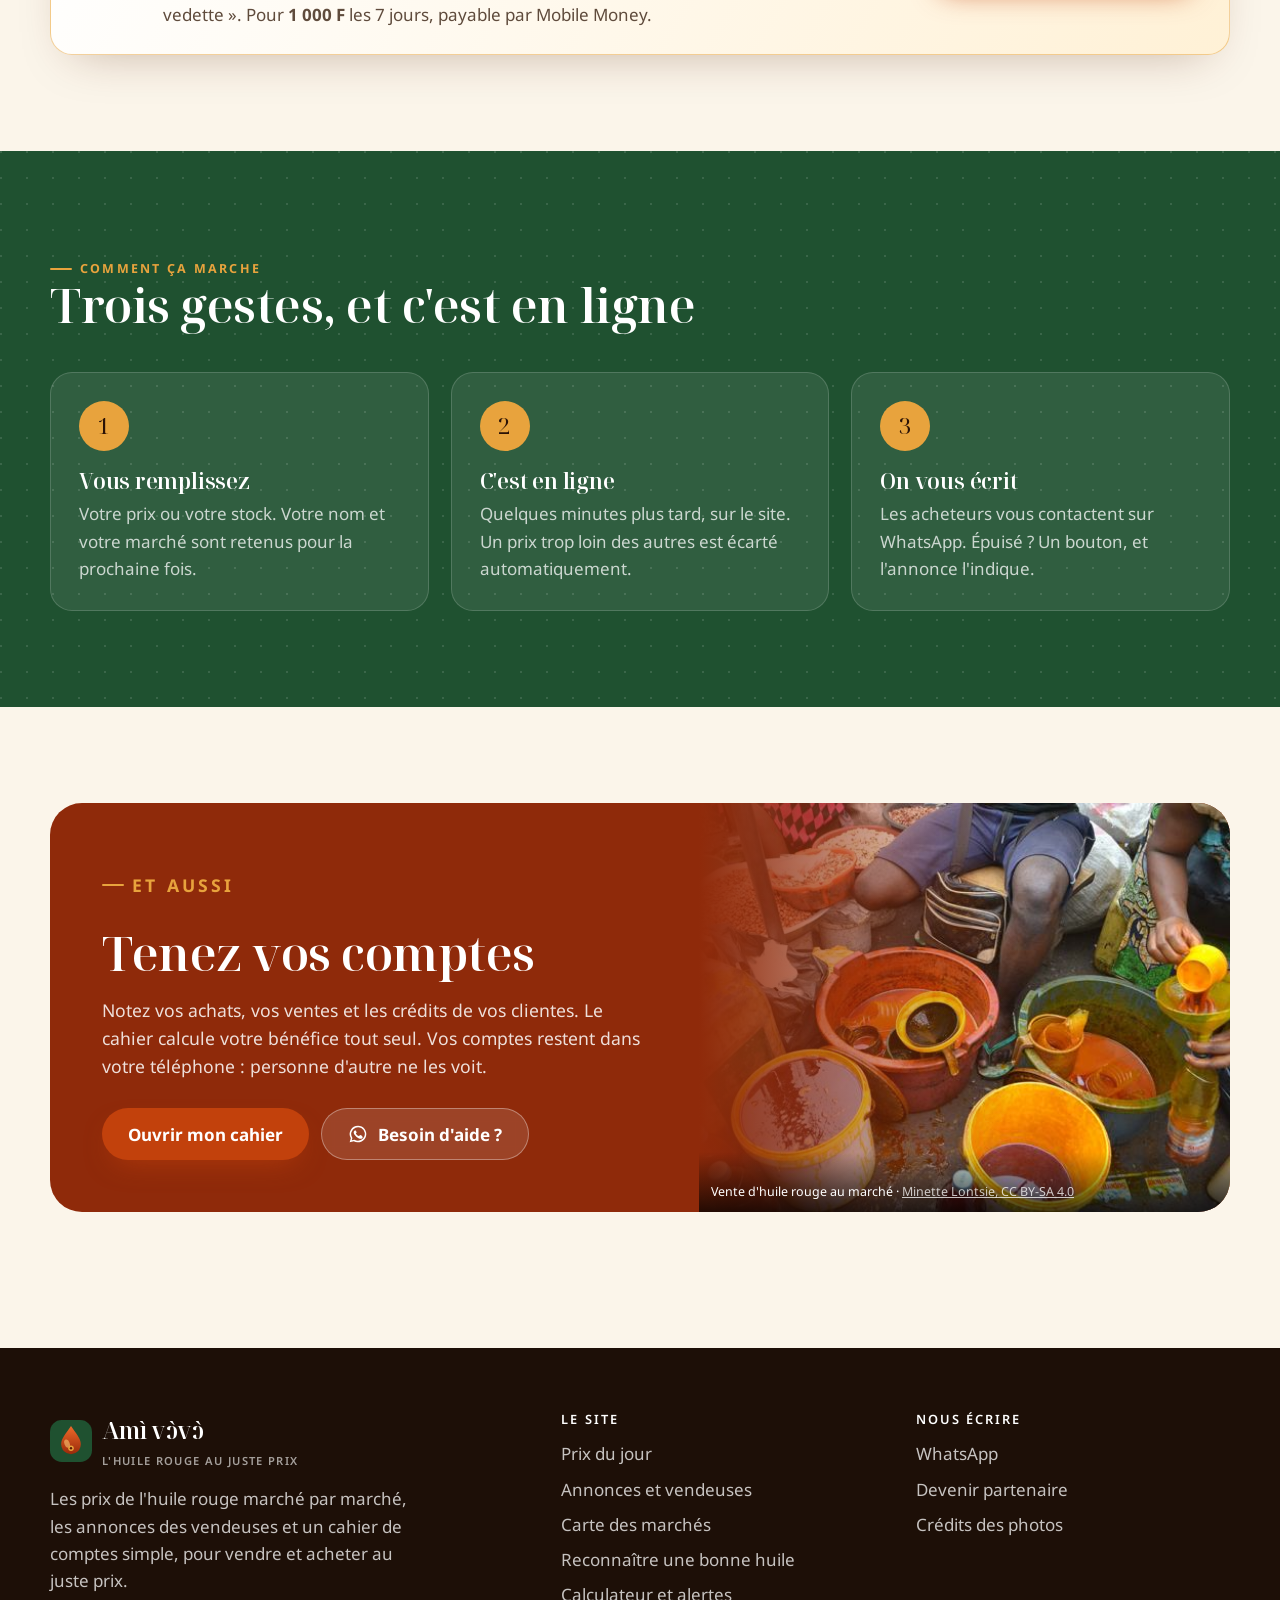
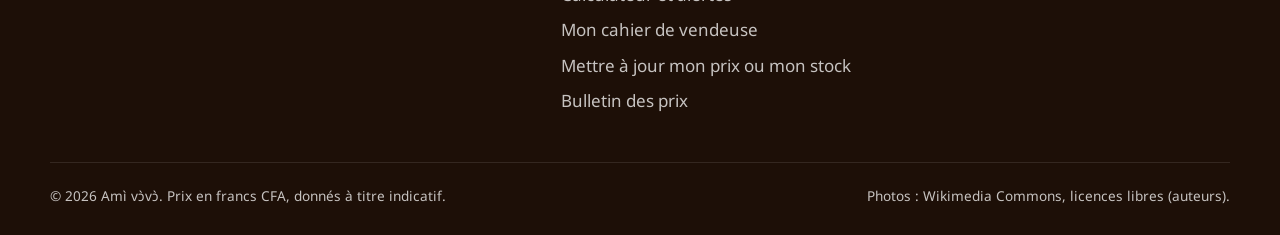
<file: vendre.html>
<!doctype html>
<html lang="fr">
<head>
    <meta charset="utf-8">
    <meta name="viewport" content="width=device-width, initial-scale=1">
    <title>Je vends · Amì vɔ̀vɔ̀</title>
    <meta name="description" content="Mettre à jour son prix du jour et son stock d'huile rouge sur Amì vɔ̀vɔ̀, sans compte.">
    <meta name="theme-color" content="#1f5130">
    <meta property="og:title" content="Je vends · Amì vɔ̀vɔ̀">
    <meta property="og:description" content="Mettre à jour son prix du jour et son stock d'huile rouge sur Amì vɔ̀vɔ̀, sans compte.">
    <meta property="og:image" content="images/photos/etalage.jpg">
    <link rel="icon" href="images/favicon.svg" type="image/svg+xml">
    <link rel="manifest" href="manifest.webmanifest">
    <link rel="apple-touch-icon" href="images/icone-192.png">
    <link rel="preconnect" href="https://fonts.googleapis.com">
    <link rel="preconnect" href="https://fonts.gstatic.com" crossorigin>
    <link href="https://fonts.googleapis.com/css2?family=Noto+Sans:wght@400;500;600;700&family=Noto+Serif+Display:ital,wght@0,500;0,600;1,500&display=swap" rel="stylesheet">
    <link rel="stylesheet" href="css/style.css">
    <script>
        /* Thème choisi : appliqué avant l'affichage pour éviter un flash. */
        try { document.documentElement.dataset.theme = localStorage.getItem('amivovo-theme') || 'light'; } catch (e) {}
    </script>
</head>
<body data-page="vendre" class="page-sombre">
<a class="lien-evitement" href="#contenu">Aller au contenu</a>
<header class="entete">
    <div class="conteneur">
        <a class="logo" href="index.html">
            <img src="images/logo.svg" alt="">
            <span>Amì vɔ̀vɔ̀<small>L'huile rouge au juste prix</small></span>
        </a>
        <nav class="nav" id="menu" aria-label="Navigation principale">
            <a href="prix.html">Prix du jour</a><a href="annonces.html">Annonces</a><a href="marches.html">Carte</a><a href="conseils.html">Conseils</a><a href="outils.html">Outils</a><a href="cahier.html">Mon cahier</a>
            <a class="nav-cta" href="vendre.html" aria-current="page">Je vends</a>
        </nav>
        <div class="entete-actions">
            <button type="button" class="icone-bouton" id="bouton-theme" aria-label="Passer en mode sombre">
                <svg class="icone-lune" viewBox="0 0 24 24" fill="none" stroke="currentColor" stroke-width="2" stroke-linecap="round" stroke-linejoin="round" aria-hidden="true"><path d="M21 12.8A9 9 0 1 1 11.2 3a7 7 0 0 0 9.8 9.8z"/></svg>
                <svg class="icone-soleil" hidden viewBox="0 0 24 24" fill="none" stroke="currentColor" stroke-width="2" stroke-linecap="round" aria-hidden="true"><circle cx="12" cy="12" r="4.5"/><path d="M12 2v2M12 20v2M4.9 4.9l1.4 1.4M17.7 17.7l1.4 1.4M2 12h2M20 12h2M4.9 19.1l1.4-1.4M17.7 6.3l1.4-1.4"/></svg>
            </button>
            <button type="button" class="icone-bouton burger" aria-controls="menu" aria-expanded="false" aria-label="Ouvrir le menu">
                <svg viewBox="0 0 24 24" fill="none" stroke="currentColor" stroke-width="2.2" stroke-linecap="round" aria-hidden="true"><path d="M4 7h16M4 12h16M4 17h16"/></svg>
            </button>
        </div>
    </div>
</header>
<main id="contenu">

<section class="page-heros">
    <img src="images/photos/etalage.jpg" alt="">
    <div class="conteneur">
        <p class="sur-titre monte">Vendeuses</p>
        <h1 class="monte" style="--delai:100ms">Votre prix change ? Changez-le vous-même.</h1>
        <p class="monte" style="--delai:200ms">Sans compte et sans mot de passe : remplissez, envoyez, et c'est sur le site en quelques minutes. Gratuit.</p>
        <p class="credit-photo" data-credit="etalage" style="position:static;background:none;padding:12px 0 0"></p>
    </div>
</section>

<section class="section">
    <div class="conteneur">
        <datalist id="liste-marches-connus"></datalist>
        <div class="grille-formulaires">
            <form class="carte formulaire-vente apparait" id="form-prix" novalidate>
                <span class="avatar" aria-hidden="true"><svg viewBox="0 0 24 24" fill="none" stroke="currentColor" stroke-width="2" stroke-linecap="round" stroke-linejoin="round"><path d="M3 12V4h8l10 10-8 8z"/><circle cx="7.5" cy="8.5" r="1.5"/></svg></span>
                <h2>Mon prix du jour</h2>
                <p class="texte-doux">Le prix de l'huile rouge dans votre marché aujourd'hui. Il aide toutes les autres vendeuses.</p>
                <label class="champ">Marché<input name="marche" list="liste-marches-connus" required data-profil="marche" placeholder="Ex. : Dantokpa (Cotonou)" autocomplete="off"></label>
                <div class="deux-colonnes">
                    <label class="champ">Mesure<select name="mesure" data-mesures="Litre"></select></label>
                    <label class="champ">Prix (F)<input name="prix" type="text" inputmode="numeric" pattern="[0-9 .]*[0-9][0-9 .]*" required placeholder="Ex. : 1 100"></label>
                </div>
                <label class="champ">Mon numéro <span class="facultatif">facultatif, non affiché</span><input name="telephone" type="tel" inputmode="tel" data-profil="telephone" placeholder="01 XX XX XX XX"></label>
                <p class="petit texte-doux" data-voie="prix"></p>
                <button type="submit" class="bouton bouton-huile">Envoyer mon prix</button>
            </form>

            <form class="carte formulaire-vente apparait" id="form-annonce" style="--delai:120ms" novalidate>
                <span class="avatar" aria-hidden="true" style="background:linear-gradient(135deg,var(--palme),#4f9a63)"><svg viewBox="0 0 24 24" fill="none" stroke="currentColor" stroke-width="2.6" stroke-linecap="round"><path d="M12 5v14M5 12h14"/></svg></span>
                <h2>Mon annonce</h2>
                <p class="texte-doux">Votre stock apparaît dans les annonces avec un bouton WhatsApp. Une annonce par mesure : en renvoyant, vous remplacez l'ancienne.</p>
                <div class="deux-colonnes">
                    <label class="champ">Mon nom<input name="vendeuse" required data-profil="nom" placeholder="Ex. : Maman Afi" autocomplete="name"></label>
                    <label class="champ">Mon WhatsApp<input name="telephone" type="tel" inputmode="tel" required data-profil="telephone" placeholder="01 XX XX XX XX" autocomplete="tel"></label>
                </div>
                <label class="champ">Marché<input name="marche" list="liste-marches-connus" required data-profil="marche" placeholder="Ex. : Dantokpa (Cotonou)" autocomplete="off"></label>
                <div class="trois-colonnes">
                    <label class="champ">Mesure<select name="mesure" data-mesures="Bidon 25 L"></select></label>
                    <label class="champ">Quantité<input name="quantite" type="text" inputmode="numeric" pattern="[0-9 ]*[0-9][0-9 ]*" required placeholder="Ex. : 20"></label>
                    <label class="champ">Prix (F)<input name="prix" type="text" inputmode="numeric" pattern="[0-9 .]*[0-9][0-9 .]*" required placeholder="Ex. : 23 500"></label>
                </div>
                <label class="champ">Un mot pour les acheteurs <span class="facultatif">facultatif</span><textarea name="note" maxlength="160" placeholder="Ex. : huile pressée cette semaine, livraison possible"></textarea></label>
                <label class="case"><input type="checkbox" name="accord" required> J'accepte que mon numéro soit visible sur l'annonce.</label>
                <p class="petit texte-doux" data-voie="annonce"></p>
                <button type="submit" class="bouton bouton-huile">Publier mon annonce</button>
            </form>
        </div>


        <div class="carte bloc-vedette apparait" id="vedette">
            <span class="bloc-vedette-icone" aria-hidden="true"><svg viewBox="0 0 24 24" fill="currentColor" aria-hidden="true"><path d="m12 2.8 2.8 5.8 6.3.9-4.6 4.4 1.1 6.3L12 17.2l-5.6 3 1.1-6.3L2.9 9.5l6.3-.9z"/></svg></span>
            <div>
                <p class="sur-titre">Être vue en premier</p>
                <h2>Mettez votre annonce en vedette</h2>
                <p class="texte-doux">Votre annonce passe <b>en tête de liste</b>, sur l'accueil et dans les annonces, avec un badge « En vedette ». Pour <b><span data-reglage="vedette.prix">1 000 F</span></b> les <span data-reglage="vedette.duree">7 jours</span>, payable par Mobile Money.</p>
            </div>
            <a class="bouton bouton-huile" data-whatsapp-equipe="Bonjour Amì vɔ̀vɔ̀ ! Je veux mettre mon annonce en vedette.&#10;Mon nom : &#10;Mon numéro : " href="#"><svg viewBox="0 0 24 24" fill="currentColor" aria-hidden="true"><path d="m12 2.8 2.8 5.8 6.3.9-4.6 4.4 1.1 6.3L12 17.2l-5.6 3 1.1-6.3L2.9 9.5l6.3-.9z"/></svg> Je veux être en vedette</a>
        </div>
        <div class="carte bloc apparait" id="bloc-mes-annonces" hidden style="margin-top:28px">
            <div class="bloc-entete"><h2 class="titre-bloc">Mes annonces</h2><span class="petit texte-doux">Gardées dans ce téléphone</span></div>
            <ul class="mes-annonces" id="mes-annonces"></ul>
        </div>
    </div>
</section>

<section class="section section-palme motif-gouttes">
    <div class="conteneur" style="position:relative">
        <div class="section-entete"><div class="apparait"><p class="sur-titre">Comment ça marche</p><h2>Trois gestes, et c'est en ligne</h2></div></div>
        <div class="etapes">
            <div class="etape apparait"><span class="etape-numero">1</span><h3>Vous remplissez</h3><p class="texte-doux">Votre prix ou votre stock. Votre nom et votre marché sont retenus pour la prochaine fois.</p></div>
            <div class="etape apparait" style="--delai:120ms"><span class="etape-numero">2</span><h3>C'est en ligne</h3><p class="texte-doux">Quelques minutes plus tard, sur le site. Un prix trop loin des autres est écarté automatiquement.</p></div>
            <div class="etape apparait" style="--delai:240ms"><span class="etape-numero">3</span><h3>On vous écrit</h3><p class="texte-doux">Les acheteurs vous contactent sur WhatsApp. Épuisé ? Un bouton, et l'annonce l'indique.</p></div>
        </div>
    </div>
</section>

<section class="section">
    <div class="conteneur">
        <div class="cta apparait">
            <div class="cta-texte">
                <p class="sur-titre" style="color:var(--or)">Et aussi</p>
                <h2>Tenez vos comptes</h2>
                <p>Notez vos achats, vos ventes et les crédits de vos clientes. Le cahier calcule votre bénéfice tout seul. Vos comptes restent dans votre téléphone : personne d'autre ne les voit.</p>
                <div class="heros-actions" style="margin-top:0">
                    <a class="bouton bouton-huile" href="cahier.html">Ouvrir mon cahier</a>
                    <a class="bouton bouton-clair" data-whatsapp-equipe="Bonjour Amì vɔ̀vɔ̀ ! J'ai besoin d'aide pour publier mon annonce." href="#"><svg viewBox="0 0 24 24" fill="currentColor" aria-hidden="true"><path d="M12 2a10 10 0 0 0-8.6 15.1L2 22l5-1.3A10 10 0 1 0 12 2zm0 18.2a8.2 8.2 0 0 1-4.2-1.2l-.3-.2-3 .8.8-2.9-.2-.3A8.2 8.2 0 1 1 12 20.2zm4.5-6.1c-.2-.1-1.5-.7-1.7-.8-.2-.1-.4-.1-.6.1l-.8 1c-.1.2-.3.2-.5.1a6.7 6.7 0 0 1-3.3-2.9c-.2-.4.2-.4.7-1.3.1-.2 0-.3 0-.4l-.8-1.8c-.2-.5-.4-.4-.6-.4h-.5a1 1 0 0 0-.7.3 3 3 0 0 0-.9 2.2 5.2 5.2 0 0 0 1.1 2.8 11.9 11.9 0 0 0 4.6 4c1.7.7 2.4.8 3.2.7.5-.1 1.5-.6 1.8-1.2.2-.6.2-1.1.1-1.2l-.5-.3z"/></svg> Besoin d'aide ?</a>
                </div>
            </div>
            <div class="cta-photo"><img src="images/photos/vente-600.jpg" alt="" loading="lazy"><div class="credit-photo" data-credit="vente" style="z-index:2"></div></div>
        </div>
    </div>
</section>

<dialog class="fenetre fenetre-petite" id="fenetre-merci" aria-labelledby="merci-titre">
    <form method="dialog" class="fenetre-corps merci">
        <span class="merci-coche" aria-hidden="true"><svg viewBox="0 0 24 24" fill="none" stroke="currentColor" stroke-width="3" stroke-linecap="round" stroke-linejoin="round"><path d="m5 12 5 5 9-10"/></svg></span>
        <h2 id="merci-titre">Merci !</h2>
        <p><b id="merci-detail"></b></p>
        <p class="texte-doux" id="merci-explication"></p>
        <button class="bouton bouton-huile" value="ok">D'accord</button>
    </form>
</dialog>
</main>
<footer class="pied">
    <div class="conteneur">
        <div class="pied-grille">
            <div>
                <a class="logo" href="index.html"><img src="images/logo.svg" alt=""><span>Amì vɔ̀vɔ̀<small>L'huile rouge au juste prix</small></span></a>
                <p style="margin-top:16px;max-width:380px">Les prix de l'huile rouge marché par marché, les annonces des vendeuses et un cahier de comptes simple, pour vendre et acheter au juste prix.</p>
            </div>
            <div>
                <h2>Le site</h2>
                <ul>
                    <li><a href="prix.html">Prix du jour</a></li>
                    <li><a href="annonces.html">Annonces et vendeuses</a></li>
                    <li><a href="marches.html">Carte des marchés</a></li>
                    <li><a href="conseils.html">Reconnaître une bonne huile</a></li>
                    <li><a href="outils.html">Calculateur et alertes</a></li>
                    <li><a href="cahier.html">Mon cahier de vendeuse</a></li>
                    <li><a href="vendre.html">Mettre à jour mon prix ou mon stock</a></li>
                    <li><a href="bulletin.html">Bulletin des prix</a></li>
                </ul>
            </div>
            <div>
                <h2>Nous écrire</h2>
                <ul>
                    <li><a data-whatsapp-equipe="Bonjour Amì vɔ̀vɔ̀ !" href="#">WhatsApp</a></li>
                    <li><a href="partenaires.html">Devenir partenaire</a></li>
                    <li><a href="credits.html">Crédits des photos</a></li>
                </ul>
            </div>
        </div>
        <div class="pied-bas">
            <p>© <span data-annee></span> Amì vɔ̀vɔ̀. Prix en francs CFA, donnés à titre indicatif.</p>
            <p>Photos : Wikimedia Commons, licences libres (<a href="credits.html">auteurs</a>).</p>
        </div>
    </div>
</footer>
<a class="whatsapp-flottant" data-whatsapp-equipe="Bonjour Amì vɔ̀vɔ̀ ! J'ai une question." href="#" aria-label="Écrire à l'équipe sur WhatsApp"><svg viewBox="0 0 24 24" fill="currentColor" aria-hidden="true"><path d="M12 2a10 10 0 0 0-8.6 15.1L2 22l5-1.3A10 10 0 1 0 12 2zm0 18.2a8.2 8.2 0 0 1-4.2-1.2l-.3-.2-3 .8.8-2.9-.2-.3A8.2 8.2 0 1 1 12 20.2zm4.5-6.1c-.2-.1-1.5-.7-1.7-.8-.2-.1-.4-.1-.6.1l-.8 1c-.1.2-.3.2-.5.1a6.7 6.7 0 0 1-3.3-2.9c-.2-.4.2-.4.7-1.3.1-.2 0-.3 0-.4l-.8-1.8c-.2-.5-.4-.4-.6-.4h-.5a1 1 0 0 0-.7.3 3 3 0 0 0-.9 2.2 5.2 5.2 0 0 0 1.1 2.8 11.9 11.9 0 0 0 4.6 4c1.7.7 2.4.8 3.2.7.5-.1 1.5-.6 1.8-1.2.2-.6.2-1.1.1-1.2l-.5-.3z"/></svg></a>
<script src="js/reglages.js"></script>
<script src="js/photos.js"></script>
<script src="js/donnees.js"></script>
<script src="js/main.js"></script>
<script src="js/vendre.js"></script>
<script src="js/pwa.js"></script>
</body>
</html>
</file>
<file: css/style.css>
/* ============================================================
   Amì vɔ̀vɔ̀ : l'huile rouge, au bon prix.
   Palette : rouge huile, vert palme, crème, or.
   ============================================================ */

:root {
    --creme: #fbf5ea;
    --creme-2: #f4ead8;
    --carte: #ffffff;
    --encre: #22150d;
    --encre-douce: #5f4b3c;
    --ligne: #eadcc6;
    --huile: #c2410c;
    --huile-fonce: #8f2a0a;
    --huile-clair: #fde4d2;
    --palme: #1f5130;
    --palme-clair: #e1efe4;
    --or: #e8a33d;
    --or-clair: #fff1d6;
    --hausse: #b42318;
    --baisse: #1e7a3c;
    --whatsapp: #1f8f4e;
    --ombre: 0 18px 50px -24px rgba(80, 30, 5, 0.35);
    --rayon: 22px;
    --police-titre: 'Noto Serif Display', 'Noto Serif', Georgia, serif;
    --police: 'Noto Sans', system-ui, -apple-system, 'Segoe UI', sans-serif;
    color-scheme: light;
}

:root[data-theme='dark'] {
    --creme: #17100b;
    --creme-2: #20160f;
    --carte: #241911;
    --encre: #f7ece0;
    --encre-douce: #c9b6a4;
    --ligne: #3a2a1d;
    --huile: #f0703a;
    --huile-fonce: #ffb089;
    --huile-clair: #3a1d10;
    --palme: #7cc796;
    --palme-clair: #183022;
    --or-clair: #3a2a12;
    --hausse: #ff8a7a;
    --baisse: #6fd394;
    --ombre: 0 18px 50px -24px rgba(0, 0, 0, 0.7);
    color-scheme: dark;
}

*,
*::before,
*::after {
    box-sizing: border-box;
}

html {
    scroll-behavior: smooth;
    -webkit-text-size-adjust: 100%;
}

body {
    margin: 0;
    background: var(--creme);
    color: var(--encre);
    font-family: var(--police);
    font-size: 1.0625rem;
    line-height: 1.6;
    overflow-x: hidden;
}

body.menu-open {
    overflow: hidden;
}

img {
    max-width: 100%;
    display: block;
}

a {
    color: inherit;
}

h1,
h2,
h3 {
    font-family: var(--police-titre);
    font-weight: 600;
    line-height: 1.1;
    letter-spacing: -0.01em;
    margin: 0;
}

h1 {
    font-size: clamp(2.4rem, 6vw, 4.6rem);
}

h2 {
    font-size: clamp(1.9rem, 4vw, 3rem);
}

h3 {
    font-size: 1.35rem;
}

p {
    margin: 0;
}

.conteneur {
    width: min(1180px, 100% - 32px);
    margin-inline: auto;
}

.sur-titre {
    display: inline-flex;
    align-items: center;
    gap: 8px;
    font-size: 0.78rem;
    font-weight: 700;
    letter-spacing: 0.18em;
    text-transform: uppercase;
    color: var(--huile);
}

.sur-titre::before {
    content: '';
    width: 22px;
    height: 2px;
    background: currentColor;
    border-radius: 2px;
}

.texte-doux {
    color: var(--encre-douce);
}

.lien-evitement {
    position: absolute;
    left: -999px;
    top: 8px;
    z-index: 100;
    background: var(--huile);
    color: #fff;
    padding: 10px 16px;
    border-radius: 999px;
}

.lien-evitement:focus {
    left: 16px;
}

:focus-visible {
    outline: 3px solid var(--or);
    outline-offset: 3px;
}

/* ---------- Boutons ---------- */

.bouton {
    display: inline-flex;
    align-items: center;
    justify-content: center;
    gap: 10px;
    min-height: 52px;
    padding: 0 26px;
    border-radius: 999px;
    border: 0;
    font: inherit;
    font-weight: 700;
    text-decoration: none;
    cursor: pointer;
    transition: transform 0.25s, background 0.25s, box-shadow 0.25s, color 0.25s;
}

.bouton:hover {
    transform: translateY(-2px);
}

.bouton svg {
    width: 20px;
    height: 20px;
    flex-shrink: 0;
}

.bouton-huile {
    background: var(--huile);
    color: #fff;
    box-shadow: 0 12px 28px -12px rgba(194, 65, 12, 0.7);
}

.bouton-huile:hover {
    background: var(--huile-fonce);
}

:root[data-theme='dark'] .bouton-huile:hover {
    color: #22150d;
}

.bouton-whatsapp {
    background: var(--whatsapp);
    color: #fff;
    box-shadow: 0 12px 28px -12px rgba(31, 143, 78, 0.7);
}

.bouton-whatsapp:hover {
    background: #187a41;
}

.bouton-clair {
    background: rgba(255, 255, 255, 0.12);
    color: #fff;
    border: 1px solid rgba(255, 255, 255, 0.35);
    backdrop-filter: blur(6px);
}

.bouton-clair:hover {
    background: #fff;
    color: var(--encre);
}

.bouton-contour {
    background: transparent;
    color: var(--encre);
    border: 1.5px solid var(--ligne);
}

.bouton-contour:hover {
    border-color: var(--huile);
    color: var(--huile);
}

.bouton-petit {
    min-height: 42px;
    padding: 0 18px;
    font-size: 0.95rem;
}

/* ---------- En-tête ---------- */

.entete {
    position: sticky;
    top: 0;
    z-index: 40;
    transition: background 0.3s, box-shadow 0.3s;
}

.entete.est-defile,
.entete.menu-ouvert {
    background: color-mix(in srgb, var(--creme) 92%, transparent);
    backdrop-filter: blur(14px);
    box-shadow: 0 1px 0 var(--ligne);
}

.entete .conteneur {
    display: flex;
    align-items: center;
    gap: 16px;
    min-height: 74px;
}

.logo {
    display: inline-flex;
    align-items: center;
    gap: 10px;
    text-decoration: none;
    font-family: var(--police-titre);
    font-size: 1.45rem;
    font-weight: 600;
}

.logo img {
    width: 42px;
    height: 42px;
}

.logo small {
    display: block;
    font-family: var(--police);
    font-size: 0.7rem;
    font-weight: 600;
    letter-spacing: 0.12em;
    text-transform: uppercase;
    color: var(--encre-douce);
    margin-top: 2px;
}

.page-sombre .entete:not(.est-defile):not(.menu-ouvert) .logo,
.page-sombre .entete:not(.est-defile):not(.menu-ouvert) .nav a,
.page-sombre .entete:not(.est-defile):not(.menu-ouvert) .icone-bouton {
    color: #fff;
}

.page-sombre .entete:not(.est-defile):not(.menu-ouvert) .logo small {
    color: rgba(255, 255, 255, 0.75);
}

.nav {
    margin-left: auto;
    display: flex;
    align-items: center;
    gap: 4px;
}

.nav a {
    padding: 10px 13px;
    border-radius: 999px;
    text-decoration: none;
    font-weight: 600;
    font-size: 0.97rem;
    transition: background 0.2s, color 0.2s;
}

.nav a:hover {
    background: color-mix(in srgb, var(--huile) 12%, transparent);
}

.nav a[aria-current='page'] {
    color: var(--huile);
    background: color-mix(in srgb, var(--huile) 12%, transparent);
}

.page-sombre .entete:not(.est-defile):not(.menu-ouvert) .nav a[aria-current='page'] {
    color: #fff;
    background: rgba(255, 255, 255, 0.15);
}

.nav .nav-cta {
    background: var(--huile);
    color: #fff !important;
    margin-left: 6px;
}

.nav .nav-cta:hover {
    background: var(--huile-fonce);
}

.icone-bouton {
    display: grid;
    place-items: center;
    width: 44px;
    height: 44px;
    border-radius: 999px;
    border: 0;
    background: transparent;
    color: var(--encre);
    cursor: pointer;
    transition: background 0.2s;
}

.icone-bouton:hover {
    background: color-mix(in srgb, var(--huile) 12%, transparent);
}

.icone-bouton svg {
    width: 22px;
    height: 22px;
}

.burger {
    display: none;
}

@media (max-width: 1180px) {
    .burger {
        display: grid;
    }

    .nav {
        position: fixed;
        inset: 74px 0 0;
        flex-direction: column;
        align-items: stretch;
        gap: 6px;
        padding: 20px 16px;
        background: var(--creme);
        transform: translateY(-12px);
        opacity: 0;
        visibility: hidden;
        transition: opacity 0.25s, transform 0.25s, visibility 0.25s;
    }

    .nav.est-ouvert {
        transform: none;
        opacity: 1;
        visibility: visible;
    }

    .nav a {
        padding: 16px 18px;
        font-size: 1.1rem;
        color: var(--encre) !important;
    }

    .nav .nav-cta {
        margin: 10px 0 0;
        text-align: center;
    }

    .entete-actions {
        margin-left: auto;
    }
}

.entete-actions {
    display: flex;
    align-items: center;
    gap: 2px;
}

/* ---------- Héros ---------- */

.heros {
    position: relative;
    margin-top: -74px;
    padding: 150px 0 110px;
    color: #fff;
    overflow: hidden;
    background: #2a1206;
}

.heros-photos {
    position: absolute;
    inset: 0;
}

.heros-photos img {
    position: absolute;
    inset: 0;
    width: 100%;
    height: 100%;
    object-fit: cover;
    opacity: 0;
    transition: opacity 1.6s ease;
}

.heros-photos img.est-active {
    opacity: 1;
    animation: ken-burns 9s ease-out both;
}

.heros::after {
    content: '';
    position: absolute;
    inset: 0;
    background:
        linear-gradient(100deg, rgba(34, 12, 4, 0.95) 0%, rgba(34, 12, 4, 0.8) 45%, rgba(34, 12, 4, 0.35) 100%),
        radial-gradient(circle at 80% 110%, rgba(232, 163, 61, 0.35), transparent 50%);
}

.heros .conteneur {
    position: relative;
    z-index: 2;
    display: grid;
    grid-template-columns: 1.15fr 0.85fr;
    gap: 48px;
    align-items: center;
}

.heros .sur-titre {
    color: var(--or);
}

.heros h1 em {
    font-style: italic;
    color: var(--or);
    font-weight: 500;
}

.heros-texte {
    margin-top: 22px;
    max-width: 560px;
    font-size: 1.15rem;
    color: rgba(255, 255, 255, 0.82);
}

.heros-actions {
    display: flex;
    flex-wrap: wrap;
    gap: 12px;
    margin-top: 32px;
}

.heros-credit {
    position: absolute;
    right: 12px;
    bottom: 10px;
    z-index: 3;
    font-size: 0.7rem;
    color: rgba(255, 255, 255, 0.7);
    background: rgba(0, 0, 0, 0.35);
    padding: 3px 10px;
    border-radius: 999px;
    text-decoration: none;
}

.carte-prix-heros {
    background: rgba(255, 255, 255, 0.1);
    border: 1px solid rgba(255, 255, 255, 0.2);
    backdrop-filter: blur(16px);
    border-radius: 28px;
    padding: 26px;
    animation: flotter 7s ease-in-out infinite;
}

.carte-prix-heros .etiquette {
    font-size: 0.78rem;
    letter-spacing: 0.16em;
    text-transform: uppercase;
    color: var(--or);
    font-weight: 700;
}

.carte-prix-heros .gros-prix {
    font-family: var(--police-titre);
    font-size: 3.2rem;
    line-height: 1;
    margin: 12px 0 6px;
}

.carte-prix-heros ul {
    list-style: none;
    margin: 18px 0 0;
    padding: 0;
    display: grid;
    gap: 10px;
}

.carte-prix-heros li {
    display: flex;
    justify-content: space-between;
    gap: 12px;
    padding-top: 10px;
    border-top: 1px solid rgba(255, 255, 255, 0.15);
    font-size: 0.97rem;
}

@media (max-width: 900px) {
    .heros {
        padding: 120px 0 80px;
    }

    .heros .conteneur {
        grid-template-columns: 1fr;
    }
}

/* ---------- Sections ---------- */

.section {
    padding: 96px 0;
}

.section-entete {
    display: flex;
    flex-wrap: wrap;
    align-items: end;
    justify-content: space-between;
    gap: 20px;
    margin-bottom: 40px;
}

.section-entete p {
    max-width: 560px;
    margin-top: 12px;
}

.section-creme {
    background: var(--creme-2);
}

.section-palme {
    background: var(--palme);
    color: #fff;
    position: relative;
    overflow: hidden;
}

:root[data-theme='dark'] .section-palme {
    background: #102a19;
}

.section-palme .sur-titre {
    color: var(--or);
}

.section-palme .texte-doux {
    color: rgba(255, 255, 255, 0.75);
}

/* Motif de fond : gouttes d'huile légères */
.motif-gouttes::before {
    content: '';
    position: absolute;
    inset: 0;
    background-image: radial-gradient(circle at 1px 1px, rgba(255, 255, 255, 0.12) 1.5px, transparent 0);
    background-size: 26px 26px;
    pointer-events: none;
}

.notice-exemple {
    display: inline-flex;
    align-items: center;
    gap: 8px;
    margin-top: 14px;
    padding: 6px 14px;
    border-radius: 999px;
    background: var(--or-clair);
    color: var(--encre);
    font-size: 0.85rem;
    font-weight: 600;
}

/* ---------- Cartes de prix ---------- */

.grille-prix {
    display: grid;
    grid-template-columns: repeat(auto-fill, minmax(240px, 1fr));
    gap: 18px;
}

.carte {
    background: var(--carte);
    border: 1px solid var(--ligne);
    border-radius: var(--rayon);
    box-shadow: var(--ombre);
}

.carte-prix {
    padding: 22px;
    position: relative;
    overflow: hidden;
    transition: transform 0.3s, box-shadow 0.3s;
}

.carte-prix:hover {
    transform: translateY(-4px);
}

.carte-prix::after {
    content: '';
    position: absolute;
    right: -30px;
    top: -30px;
    width: 110px;
    height: 110px;
    border-radius: 50%;
    background: radial-gradient(circle, color-mix(in srgb, var(--huile) 22%, transparent), transparent 70%);
}

.carte-prix .mesure {
    font-weight: 700;
    font-size: 0.95rem;
    color: var(--encre-douce);
}

.carte-prix .valeur {
    font-family: var(--police-titre);
    font-size: 2.3rem;
    line-height: 1.05;
    margin: 10px 0 4px;
}

.carte-prix .par-litre {
    font-size: 0.85rem;
    color: var(--encre-douce);
}

.tendance {
    display: inline-flex;
    align-items: center;
    gap: 4px;
    padding: 4px 10px;
    border-radius: 999px;
    font-size: 0.85rem;
    font-weight: 700;
}

.tendance svg {
    width: 15px;
    height: 15px;
}

.tendance.hausse {
    background: color-mix(in srgb, var(--hausse) 13%, transparent);
    color: var(--hausse);
}

.tendance.baisse {
    background: color-mix(in srgb, var(--baisse) 13%, transparent);
    color: var(--baisse);
}

.tendance.stable {
    background: color-mix(in srgb, var(--encre-douce) 12%, transparent);
    color: var(--encre-douce);
}

.carte-prix .bas {
    display: flex;
    align-items: center;
    justify-content: space-between;
    gap: 8px;
    margin-top: 16px;
}

.mini-courbe {
    width: 96px;
    height: 34px;
}

/* ---------- Graphique ---------- */

.graphique-carte {
    padding: 26px;
}

.graphique-outils {
    display: flex;
    flex-wrap: wrap;
    align-items: center;
    justify-content: space-between;
    gap: 14px;
    margin-bottom: 18px;
}

.pastilles {
    display: flex;
    flex-wrap: wrap;
    gap: 6px;
    padding: 5px;
    border-radius: 999px;
    background: var(--creme-2);
    overflow-x: auto;
}

.pastille {
    border: 0;
    background: transparent;
    color: var(--encre-douce);
    font: inherit;
    font-weight: 700;
    font-size: 0.9rem;
    padding: 8px 16px;
    border-radius: 999px;
    cursor: pointer;
    white-space: nowrap;
    transition: background 0.2s, color 0.2s;
}

.pastille[aria-pressed='true'] {
    background: var(--carte);
    color: var(--huile);
    box-shadow: 0 4px 14px -6px rgba(0, 0, 0, 0.3);
}

.graphique {
    width: 100%;
    height: auto;
    overflow: visible;
}

.graphique .grille {
    stroke: var(--ligne);
    stroke-dasharray: 3 5;
}

.graphique .axe {
    fill: var(--encre-douce);
    font-size: 12px;
    font-family: var(--police);
}

.graphique .courbe {
    fill: none;
    stroke-width: 3;
    stroke-linecap: round;
    stroke-linejoin: round;
    stroke-dasharray: var(--longueur);
    stroke-dashoffset: var(--longueur);
    animation: tracer 1.6s ease-out forwards;
}

.legende {
    display: flex;
    flex-wrap: wrap;
    gap: 8px 18px;
    margin-top: 14px;
    font-size: 0.9rem;
}

.legende span {
    display: inline-flex;
    align-items: center;
    gap: 8px;
}

.legende i {
    width: 14px;
    height: 4px;
    border-radius: 4px;
}

.bulle-graphique {
    position: absolute;
    pointer-events: none;
    background: var(--encre);
    color: var(--creme);
    padding: 8px 12px;
    border-radius: 12px;
    font-size: 0.85rem;
    transform: translate(-50%, -110%);
    white-space: nowrap;
    opacity: 0;
    transition: opacity 0.15s;
    z-index: 5;
}

/* ---------- Tableau ---------- */

.tableau-conteneur {
    overflow-x: auto;
}

.tableau {
    width: 100%;
    border-collapse: collapse;
    font-size: 0.97rem;
}

.tableau th,
.tableau td {
    text-align: left;
    padding: 14px 16px;
    border-bottom: 1px solid var(--ligne);
    white-space: nowrap;
}

.tableau th {
    font-size: 0.78rem;
    letter-spacing: 0.1em;
    text-transform: uppercase;
    color: var(--encre-douce);
}

.tableau tbody tr {
    transition: background 0.2s;
}

.tableau tbody tr:hover {
    background: var(--creme-2);
}

.meilleur {
    display: inline-block;
    margin-left: 8px;
    padding: 2px 8px;
    border-radius: 999px;
    background: var(--palme-clair);
    color: var(--palme);
    font-size: 0.75rem;
    font-weight: 700;
}

/* ---------- Champs ---------- */

.filtres {
    display: flex;
    flex-wrap: wrap;
    gap: 12px;
    margin-bottom: 28px;
}

.champ {
    display: grid;
    gap: 6px;
    font-weight: 600;
    font-size: 0.92rem;
}

.champ input,
.champ select,
.champ textarea,
.selecteur {
    min-height: 50px;
    padding: 0 16px;
    border-radius: 14px;
    border: 1.5px solid var(--ligne);
    background: var(--carte);
    color: var(--encre);
    font: inherit;
    font-weight: 500;
}

.champ textarea {
    padding: 12px 16px;
    min-height: 90px;
    resize: vertical;
}

.champ input:focus,
.champ select:focus,
.champ textarea:focus,
.selecteur:focus {
    outline: none;
    border-color: var(--huile);
    box-shadow: 0 0 0 4px color-mix(in srgb, var(--huile) 18%, transparent);
}

/* ---------- Annonces ---------- */

.grille-annonces {
    display: grid;
    grid-template-columns: repeat(auto-fill, minmax(300px, 1fr));
    gap: 20px;
}

.annonce {
    display: flex;
    flex-direction: column;
    padding: 22px;
    gap: 14px;
    transition: transform 0.3s;
}

.annonce:hover {
    transform: translateY(-4px);
}

.annonce.epuisee {
    opacity: 0.65;
}

.annonce-entete {
    display: flex;
    align-items: center;
    gap: 12px;
}

.avatar {
    display: grid;
    place-items: center;
    width: 50px;
    height: 50px;
    border-radius: 16px;
    background: linear-gradient(135deg, var(--huile), var(--or));
    color: #fff;
    font-family: var(--police-titre);
    font-size: 1.4rem;
    flex-shrink: 0;
}

.annonce-entete strong {
    display: block;
    font-size: 1.05rem;
}

.annonce-entete small {
    color: var(--encre-douce);
    display: inline-flex;
    align-items: center;
    gap: 4px;
}

.annonce-entete small svg {
    width: 14px;
    height: 14px;
}

.annonce-prix {
    display: flex;
    align-items: baseline;
    flex-wrap: wrap;
    gap: 6px 10px;
}

.annonce-prix .valeur {
    font-family: var(--police-titre);
    font-size: 2rem;
    line-height: 1;
}

.badges {
    display: flex;
    flex-wrap: wrap;
    gap: 6px;
}

.badge {
    display: inline-flex;
    align-items: center;
    gap: 4px;
    padding: 4px 10px;
    border-radius: 999px;
    font-size: 0.8rem;
    font-weight: 700;
    background: var(--creme-2);
    color: var(--encre-douce);
}

.badge.vert {
    background: var(--palme-clair);
    color: var(--palme);
}

.badge.orange {
    background: var(--huile-clair);
    color: var(--huile-fonce);
}

.annonce .note {
    font-size: 0.95rem;
    color: var(--encre-douce);
}

.annonce .bouton {
    margin-top: auto;
    width: 100%;
}

.vide {
    padding: 50px 20px;
    text-align: center;
    border: 2px dashed var(--ligne);
    border-radius: var(--rayon);
    color: var(--encre-douce);
}

/* ---------- Étapes ---------- */

.etapes {
    display: grid;
    grid-template-columns: repeat(auto-fit, minmax(240px, 1fr));
    gap: 22px;
    counter-reset: etape;
}

.etape {
    position: relative;
    padding: 28px;
    border-radius: var(--rayon);
    background: rgba(255, 255, 255, 0.08);
    border: 1px solid rgba(255, 255, 255, 0.16);
}

.etape-numero {
    display: grid;
    place-items: center;
    width: 50px;
    height: 50px;
    border-radius: 50%;
    background: var(--or);
    color: #2a1206;
    font-family: var(--police-titre);
    font-size: 1.4rem;
    margin-bottom: 18px;
    transition: transform 0.6s;
}

.etape:hover .etape-numero {
    transform: rotate(360deg);
}

.etape h3 {
    margin-bottom: 8px;
}

/* ---------- Mosaïque photo ---------- */

.mosaique {
    display: grid;
    grid-template-columns: repeat(4, 1fr);
    grid-auto-rows: 180px;
    gap: 14px;
}

.mosaique figure {
    margin: 0;
    position: relative;
    overflow: hidden;
    border-radius: 20px;
}

/* Placement précis : 4 colonnes × 3 rangées, sans trou. */
.mosaique figure:nth-child(1) {
    grid-column: 1 / 3;
    grid-row: 1 / 3;
}

.mosaique figure:nth-child(4) {
    grid-column: 3 / 5;
}

.mosaique figure:nth-child(5) {
    grid-column: 1 / 3;
}

.mosaique figure:nth-child(6) {
    grid-column: 3 / 5;
}

.mosaique img {
    width: 100%;
    height: 100%;
    object-fit: cover;
    transition: transform 1.2s ease;
}

.mosaique figure:hover img {
    transform: scale(1.08);
}

.mosaique figcaption,
.credit-photo {
    position: absolute;
    left: 0;
    right: 0;
    bottom: 0;
    padding: 30px 12px 10px;
    background: linear-gradient(transparent, rgba(0, 0, 0, 0.75));
    color: #fff;
    font-size: 0.78rem;
}

.mosaique figcaption a,
.credit-photo a {
    color: rgba(255, 255, 255, 0.75);
}

@media (max-width: 760px) {
    .mosaique {
        grid-template-columns: repeat(2, 1fr);
        grid-auto-rows: 150px;
    }

    .mosaique figure:nth-child(n) {
        grid-column: auto;
        grid-row: auto;
    }

    .mosaique figure:nth-child(1),
    .mosaique figure:nth-child(4) {
        grid-column: 1 / -1;
    }
}

/* Bande défilante de photos */
.bande {
    overflow: hidden;
    padding: 6px 0;
}

.bande-piste {
    display: flex;
    gap: 14px;
    width: max-content;
    animation: defiler 60s linear infinite;
}

.bande:hover .bande-piste {
    animation-play-state: paused;
}

.bande img {
    height: 200px;
    width: auto;
    border-radius: 18px;
    object-fit: cover;
}

/* ---------- Appel à l'action ---------- */

.cta {
    position: relative;
    overflow: hidden;
    border-radius: 32px;
    background: var(--huile-fonce);
    color: #fff;
    display: grid;
    grid-template-columns: 1.1fr 0.9fr;
    min-height: 380px;
}

:root[data-theme='dark'] .cta {
    background: #4a1606;
}

.cta-texte {
    padding: 52px;
    position: relative;
    z-index: 2;
}

.cta-texte p {
    margin: 16px 0 28px;
    color: rgba(255, 255, 255, 0.85);
    font-size: 1.1rem;
}

.cta-photo {
    position: relative;
}

.cta-photo img {
    position: absolute;
    inset: 0;
    width: 100%;
    height: 100%;
    object-fit: cover;
}

.cta-photo::before {
    content: '';
    position: absolute;
    inset: 0;
    z-index: 1;
    background: linear-gradient(90deg, var(--huile-fonce), transparent 60%);
}

:root[data-theme='dark'] .cta-photo::before {
    background: linear-gradient(90deg, #4a1606, transparent 60%);
}

@media (max-width: 860px) {
    .cta {
        grid-template-columns: 1fr;
    }

    .cta-photo {
        min-height: 220px;
        order: -1;
    }

    .cta-photo::before {
        background: linear-gradient(0deg, var(--huile-fonce), transparent 70%);
    }

    .cta-texte {
        padding: 32px 24px;
    }
}

/* ---------- En-tête de page intérieure ---------- */

.page-heros {
    position: relative;
    margin-top: -74px;
    padding: 140px 0 70px;
    color: #fff;
    overflow: hidden;
    background: #2a1206;
}

.page-heros > img {
    position: absolute;
    inset: 0;
    width: 100%;
    height: 100%;
    object-fit: cover;
    animation: zoom-lent 14s ease-out both;
}

.page-heros::after {
    content: '';
    position: absolute;
    inset: 0;
    background: linear-gradient(100deg, rgba(34, 12, 4, 0.94), rgba(34, 12, 4, 0.55));
}

.page-heros .conteneur {
    position: relative;
    z-index: 2;
}

.page-heros p {
    margin-top: 16px;
    max-width: 620px;
    color: rgba(255, 255, 255, 0.82);
    font-size: 1.1rem;
}

.page-heros .sur-titre {
    color: var(--or);
}

/* ---------- Pied de page ---------- */

.pied {
    margin-top: 40px;
    background: #1d0f07;
    color: rgba(255, 255, 255, 0.75);
    padding: 64px 0 28px;
}

.pied .logo {
    color: #fff;
}

.pied .logo small {
    color: rgba(255, 255, 255, 0.6);
}

.pied-grille {
    display: grid;
    grid-template-columns: 1.5fr 1fr 1fr;
    gap: 40px;
}

.pied h2 {
    font-family: var(--police);
    font-size: 0.8rem;
    letter-spacing: 0.16em;
    text-transform: uppercase;
    color: #fff;
    margin-bottom: 14px;
}

.pied ul {
    list-style: none;
    padding: 0;
    margin: 0;
    display: grid;
    gap: 8px;
}

.pied a {
    text-decoration: none;
}

.pied a:hover {
    color: #fff;
}

.pied-bas {
    display: flex;
    flex-wrap: wrap;
    justify-content: space-between;
    gap: 10px;
    margin-top: 48px;
    padding-top: 22px;
    border-top: 1px solid rgba(255, 255, 255, 0.1);
    font-size: 0.85rem;
}

@media (max-width: 760px) {
    .pied-grille {
        grid-template-columns: 1fr;
    }
}

/* ---------- Bouton WhatsApp flottant ---------- */

.whatsapp-flottant {
    position: fixed;
    right: 18px;
    bottom: 18px;
    z-index: 30;
    display: grid;
    place-items: center;
    width: 60px;
    height: 60px;
    border-radius: 50%;
    background: var(--whatsapp);
    color: #fff;
    box-shadow: 0 14px 30px -10px rgba(31, 143, 78, 0.8);
    animation: pulsation 2.8s ease-in-out infinite;
}

.whatsapp-flottant svg {
    width: 30px;
    height: 30px;
}

/* ---------- Apparition au défilement ---------- */

.apparait {
    opacity: 0;
    transform: translateY(30px);
    transition: opacity 0.9s cubic-bezier(0.22, 1, 0.36, 1), transform 0.9s cubic-bezier(0.22, 1, 0.36, 1);
    transition-delay: var(--delai, 0ms);
}

.apparait.est-visible {
    opacity: 1;
    transform: none;
}

.monte {
    animation: monter 0.8s cubic-bezier(0.22, 1, 0.36, 1) both;
    animation-delay: var(--delai, 0ms);
}

/* ---------- Animations ---------- */

@keyframes monter {
    from {
        opacity: 0;
        transform: translateY(22px);
    }
}

@keyframes ken-burns {
    from {
        transform: scale(1.15) translate(2%, 1%);
    }
}

@keyframes zoom-lent {
    from {
        transform: scale(1.12);
    }
}

@keyframes flotter {
    50% {
        transform: translateY(-12px);
    }
}

@keyframes defiler {
    to {
        transform: translateX(-50%);
    }
}

@keyframes tracer {
    to {
        stroke-dashoffset: 0;
    }
}

@keyframes pulsation {
    0%,
    100% {
        box-shadow: 0 14px 30px -10px rgba(31, 143, 78, 0.8), 0 0 0 0 rgba(31, 143, 78, 0.45);
    }
    60% {
        box-shadow: 0 14px 30px -10px rgba(31, 143, 78, 0.8), 0 0 0 16px rgba(31, 143, 78, 0);
    }
}

@keyframes clignote {
    50% {
        opacity: 0.35;
    }
}

.point-direct {
    display: inline-block;
    width: 8px;
    height: 8px;
    border-radius: 50%;
    background: #4ade80;
    animation: clignote 1.6s ease-in-out infinite;
}

@media (prefers-reduced-motion: reduce) {
    *,
    *::before,
    *::after {
        animation-duration: 0.01ms !important;
        animation-iteration-count: 1 !important;
        transition-duration: 0.01ms !important;
    }

    .apparait {
        opacity: 1;
        transform: none;
    }

    .graphique .courbe {
        stroke-dashoffset: 0;
    }
}

/* ============================================================
   Cahier de la vendeuse
   ============================================================ */

.sr-only {
    position: absolute;
    width: 1px;
    height: 1px;
    overflow: hidden;
    clip: rect(0 0 0 0);
    white-space: nowrap;
}

.page-heros-court {
    padding-bottom: 50px;
}

.cahier {
    padding-top: 40px;
}

.cahier .conteneur {
    display: grid;
    gap: 24px;
}

.rappel-prix {
    padding: 14px 20px;
    border-radius: 16px;
    background: var(--or-clair);
    font-size: 0.97rem;
}

.rappel-prix a {
    color: var(--huile);
    font-weight: 700;
}

.gros-boutons {
    display: grid;
    grid-template-columns: repeat(3, 1fr);
    gap: 16px;
}

.gros-bouton {
    display: flex;
    align-items: center;
    gap: 16px;
    padding: 22px;
    border: 0;
    border-radius: 24px;
    color: #fff;
    font: inherit;
    text-align: left;
    cursor: pointer;
    box-shadow: var(--ombre);
    transition: transform 0.25s, box-shadow 0.25s;
}

.gros-bouton:hover {
    transform: translateY(-4px) scale(1.01);
}

.gros-bouton:active {
    transform: scale(0.98);
}

.gros-bouton b {
    display: block;
    font-family: var(--police-titre);
    font-size: 1.45rem;
    font-weight: 600;
}

.gros-bouton small {
    opacity: 0.85;
}

.gros-bouton.achat {
    background: linear-gradient(135deg, #2c6b40, var(--palme));
}

.gros-bouton.vente {
    background: linear-gradient(135deg, #e0571c, var(--huile-fonce));
}

.gros-bouton.paiement {
    background: linear-gradient(135deg, #f0b54f, #c47b10);
    color: #2a1206;
}

.gros-icone {
    display: grid;
    place-items: center;
    width: 54px;
    height: 54px;
    border-radius: 18px;
    background: rgba(255, 255, 255, 0.2);
    font-size: 1.7rem;
    font-weight: 700;
    flex-shrink: 0;
}

.gros-icone svg {
    width: 28px;
    height: 28px;
}

@media (max-width: 760px) {
    .gros-boutons {
        grid-template-columns: 1fr;
    }
}

.chiffres {
    display: grid;
    grid-template-columns: 1.4fr repeat(4, 1fr);
    gap: 14px;
}

.chiffre {
    padding: 20px;
    border-radius: 22px;
    background: var(--carte);
    border: 1px solid var(--ligne);
    box-shadow: var(--ombre);
}

.chiffre p:first-child {
    font-size: 0.9rem;
    font-weight: 600;
    color: var(--encre-douce);
}

.chiffre .valeur {
    font-family: var(--police-titre);
    font-size: 1.8rem;
    line-height: 1.1;
    margin-top: 8px;
}

.chiffre-principal {
    background: linear-gradient(135deg, var(--huile), var(--huile-fonce));
    color: #fff;
    border: 0;
}

:root[data-theme='dark'] .chiffre-principal {
    background: linear-gradient(135deg, #c2410c, #6e1f06);
}

.chiffre-principal p:first-child,
.chiffre-principal .petit {
    color: rgba(255, 255, 255, 0.85);
}

.chiffre-principal .valeur {
    font-size: 2.5rem;
}

.chiffre-principal.negatif {
    background: linear-gradient(135deg, #7a1d12, #3d0d07);
}

.chiffre-credit .valeur {
    color: var(--huile);
}

.petit {
    font-size: 0.88rem;
    margin-top: 6px;
}

@media (max-width: 1000px) {
    .chiffres {
        grid-template-columns: repeat(2, 1fr);
    }

    .chiffre-principal {
        grid-column: 1 / -1;
    }
}

.cahier-grille {
    display: grid;
    grid-template-columns: 1.2fr 1fr;
    gap: 24px;
}

@media (max-width: 900px) {
    .cahier-grille {
        grid-template-columns: 1fr;
    }
}

.bloc {
    padding: 24px;
}

.bloc-titre {
    font-size: 1.5rem;
}

.bloc-entete {
    display: flex;
    flex-wrap: wrap;
    align-items: center;
    justify-content: space-between;
    gap: 12px;
    margin-bottom: 12px;
}

.barre {
    transform-box: fill-box;
    transform-origin: bottom;
    animation: pousser 0.9s cubic-bezier(0.22, 1, 0.36, 1) both;
}

@keyframes pousser {
    from {
        transform: scaleY(0);
    }
}

.liste-credits,
.historique {
    list-style: none;
    margin: 14px 0 0;
    padding: 0;
    display: grid;
    gap: 6px;
}

.ligne-credit,
.operation {
    display: flex;
    align-items: center;
    gap: 12px;
    padding: 12px;
    border-radius: 16px;
    transition: background 0.2s;
}

.ligne-credit:hover,
.operation:hover {
    background: var(--creme-2);
}

.avatar.petit {
    width: 42px;
    height: 42px;
    font-size: 1.1rem;
    border-radius: 14px;
}

.ligne-texte {
    flex: 1;
    min-width: 0;
    display: grid;
    gap: 2px;
}

.ligne-texte small {
    color: var(--encre-douce);
    overflow: hidden;
    text-overflow: ellipsis;
}

.ligne-texte .badge {
    justify-self: start;
    margin-top: 4px;
}

.montant-du {
    color: var(--huile);
    white-space: nowrap;
}

.historique .jour {
    margin-top: 12px;
    padding: 0 12px;
    font-size: 0.78rem;
    font-weight: 700;
    letter-spacing: 0.1em;
    text-transform: uppercase;
    color: var(--encre-douce);
}

.pastille-type {
    display: grid;
    place-items: center;
    width: 42px;
    height: 42px;
    border-radius: 14px;
    font-weight: 700;
    font-size: 1.2rem;
    flex-shrink: 0;
}

.pastille-type svg {
    width: 20px;
    height: 20px;
}

.operation.achat .pastille-type {
    background: var(--palme-clair);
    color: var(--palme);
}

.operation.vente .pastille-type {
    background: var(--huile-clair);
    color: var(--huile);
}

.operation.paiement .pastille-type {
    background: var(--or-clair);
    color: #b06a0a;
}

.montant {
    white-space: nowrap;
}

.montant.achat {
    color: var(--palme);
}

.montant.vente,
.montant.paiement {
    color: var(--huile);
}

.operation .icone-bouton {
    width: 38px;
    height: 38px;
    color: var(--encre-douce);
}

.operation .icone-bouton svg {
    width: 18px;
    height: 18px;
}

@media (max-width: 560px) {
    .operation {
        flex-wrap: wrap;
    }

    .operation .ligne-texte {
        flex-basis: calc(100% - 110px);
    }

    .operation .montant {
        margin-left: 54px;
    }

    .operation .icone-bouton {
        margin-left: auto;
    }

    .ligne-credit {
        flex-wrap: wrap;
    }

    .ligne-credit .bouton {
        width: 100%;
    }
}

.sauvegarde {
    display: grid;
    grid-template-columns: 1fr auto;
    gap: 20px;
    align-items: center;
}

.sauvegarde-actions {
    display: flex;
    flex-wrap: wrap;
    gap: 10px;
}

@media (max-width: 900px) {
    .sauvegarde {
        grid-template-columns: 1fr;
    }
}

/* ---------- Fenêtres (à la place des pop-ups du navigateur) ---------- */

.fenetre {
    width: min(520px, calc(100% - 24px));
    max-height: calc(100dvh - 24px);
    padding: 0;
    border: 0;
    border-radius: 26px;
    background: var(--carte);
    color: var(--encre);
    box-shadow: 0 40px 90px -30px rgba(0, 0, 0, 0.6);
}

.fenetre[open] {
    animation: fenetre-entre 0.35s cubic-bezier(0.22, 1, 0.36, 1);
}

.fenetre::backdrop {
    background: rgba(30, 12, 4, 0.55);
    backdrop-filter: blur(4px);
}

@keyframes fenetre-entre {
    from {
        opacity: 0;
        transform: translateY(24px) scale(0.97);
    }
}

.fenetre-petite {
    width: min(420px, calc(100% - 24px));
}

.fenetre-entete {
    display: flex;
    align-items: center;
    justify-content: space-between;
    padding: 20px 22px 0;
}

.fenetre-entete h2,
.fenetre-corps h2 {
    font-size: 1.7rem;
}

.fenetre-corps {
    display: grid;
    gap: 14px;
    padding: 18px 22px;
}

.fenetre-pied {
    display: flex;
    justify-content: flex-end;
    gap: 10px;
    padding: 0 22px 22px;
}

.deux-colonnes {
    display: grid;
    grid-template-columns: 1fr 1fr;
    gap: 12px;
}

.total {
    padding: 12px 16px;
    border-radius: 14px;
    background: var(--creme-2);
}

.total b {
    font-family: var(--police-titre);
    font-size: 1.3rem;
}

.case {
    display: flex;
    align-items: center;
    gap: 10px;
    font-weight: 600;
    cursor: pointer;
}

.case input {
    width: 22px;
    height: 22px;
    accent-color: var(--huile);
}

[hidden] {
    display: none !important;
}

/* ---------- Notifications ---------- */

.notifications {
    position: fixed;
    left: 50%;
    bottom: 22px;
    transform: translateX(-50%);
    z-index: 60;
    display: grid;
    gap: 8px;
    width: min(420px, calc(100% - 32px));
}

.notification {
    padding: 14px 18px;
    border-radius: 16px;
    background: var(--palme);
    color: #fff;
    font-weight: 600;
    box-shadow: var(--ombre);
    animation: monter 0.4s cubic-bezier(0.22, 1, 0.36, 1);
    transition: opacity 0.4s, transform 0.4s;
}

.notification.erreur {
    background: var(--hausse);
}

.notification.sort {
    opacity: 0;
    transform: translateY(10px);
}

/* Étiquettes de tendance lisibles sur la carte en verre du héros. */
.carte-prix-heros .tendance {
    background: rgba(255, 255, 255, 0.16);
    color: #fff;
}

.carte-prix-heros .tendance.hausse svg {
    color: #ffb4a8;
}

.carte-prix-heros .tendance.baisse svg {
    color: #9ff0b8;
}


/* ============================================================
   Nouvelles pages : carte, conseils, outils, vendeuses, formulaires
   ============================================================ */

.titre-bloc {
    font-size: 1.5rem;
    margin-bottom: 14px;
}

.avatar svg {
    width: 26px;
    height: 26px;
}

.puce {
    display: inline-block;
    width: 10px;
    height: 10px;
    border-radius: 3px;
    margin-right: 4px;
}

b.vert,
.vert {
    color: var(--baisse);
}

/* ---------- Bandeaux ---------- */

.bandeau-alerte {
    position: fixed;
    left: 50%;
    bottom: 22px;
    transform: translateX(-50%);
    z-index: 55;
    display: flex;
    align-items: center;
    gap: 14px;
    width: min(760px, calc(100% - 32px));
    padding: 14px 16px;
    border-radius: 20px;
    background: var(--carte);
    border: 1.5px solid color-mix(in srgb, var(--baisse) 45%, transparent);
    box-shadow: 0 30px 70px -25px rgba(0, 0, 0, 0.5);
    animation: monter 0.5s cubic-bezier(0.22, 1, 0.36, 1);
}

.bandeau-alerte p {
    flex: 1;
    font-size: 0.95rem;
}

.bandeau-alerte-icone {
    display: grid;
    place-items: center;
    width: 44px;
    height: 44px;
    border-radius: 14px;
    background: var(--palme-clair);
    color: var(--baisse);
    flex-shrink: 0;
    animation: pulsation 2s infinite;
}

.bandeau-alerte-icone svg {
    width: 22px;
    height: 22px;
}

@media (max-width: 640px) {
    .bandeau-alerte {
        flex-wrap: wrap;
        bottom: 90px;
    }

    .bandeau-alerte p {
        flex-basis: calc(100% - 120px);
    }

    .bandeau-alerte .bouton {
        width: 100%;
        order: 5;
    }
}

.bandeau-hors-ligne {
    padding: 12px 16px;
    background: var(--or-clair);
    color: var(--encre);
    text-align: center;
    font-weight: 600;
    font-size: 0.92rem;
    position: relative;
    z-index: 41;
}

/* ---------- Accueil : chiffres et découvertes ---------- */

.bandeau-chiffres {
    position: relative;
    z-index: 3;
    margin-top: -46px;
}

.bandeau-chiffres .conteneur {
    display: grid;
    grid-template-columns: repeat(4, 1fr);
    background: var(--carte);
    border-radius: var(--rayon);
    box-shadow: var(--ombre);
    border: 1px solid var(--ligne);
    overflow: hidden;
    padding: 0;
}

.chiffre-cle {
    display: grid;
    gap: 2px;
    padding: 22px 24px;
    border-left: 1px solid var(--ligne);
}

.chiffre-cle:first-child {
    border-left: 0;
}

.chiffre-cle b {
    font-family: var(--police-titre);
    font-size: 2rem;
    line-height: 1.1;
    color: var(--huile);
}

.chiffre-cle span {
    color: var(--encre-douce);
    font-weight: 600;
    font-size: 0.9rem;
}

@media (max-width: 760px) {
    .bandeau-chiffres .conteneur {
        grid-template-columns: 1fr 1fr;
        width: calc(100% - 32px);
    }

    .chiffre-cle:nth-child(3) {
        border-left: 0;
    }

    .chiffre-cle:nth-child(n + 3) {
        border-top: 1px solid var(--ligne);
    }

    .chiffre-cle {
        padding: 16px 18px;
    }

    .chiffre-cle b {
        font-size: 1.55rem;
    }
}

.grille-decouvrir {
    display: grid;
    grid-template-columns: repeat(3, 1fr);
    gap: 20px;
}

.decouvrir {
    position: relative;
    display: block;
    min-height: 300px;
    overflow: hidden;
    color: #fff;
    text-decoration: none;
    isolation: isolate;
}

.decouvrir img {
    position: absolute;
    inset: 0;
    width: 100%;
    height: 100%;
    object-fit: cover;
    z-index: -2;
    transition: transform 0.8s cubic-bezier(0.22, 1, 0.36, 1);
}

.decouvrir::after {
    content: '';
    position: absolute;
    inset: 0;
    z-index: -1;
    background: linear-gradient(180deg, rgba(20, 8, 2, 0.1) 0%, rgba(20, 8, 2, 0.55) 35%, rgba(20, 8, 2, 0.95) 70%);
}

.decouvrir:hover img {
    transform: scale(1.07);
}

.decouvrir-texte {
    text-shadow: 0 1px 12px rgba(0, 0, 0, 0.6);
    position: absolute;
    inset: auto 0 0;
    display: grid;
    gap: 6px;
    padding: 24px;
}

.decouvrir-texte .sur-titre {
    color: var(--or);
}

.decouvrir-texte b {
    font-family: var(--police-titre);
    font-size: 1.6rem;
    font-weight: 600;
    line-height: 1.15;
}

.decouvrir-texte span:last-child {
    color: rgba(255, 255, 255, 0.82);
}

@media (max-width: 900px) {
    .grille-decouvrir {
        grid-template-columns: 1fr;
    }

    .decouvrir {
        min-height: 230px;
    }
}

/* ---------- Installation ---------- */

.installation {
    display: grid;
    grid-template-columns: auto 1fr auto;
    align-items: center;
    gap: 26px;
    padding: 28px;
    background: linear-gradient(120deg, var(--carte), var(--or-clair));
}

.installation-icone img {
    width: 92px;
    height: 92px;
    border-radius: 24px;
    box-shadow: 0 18px 40px -16px rgba(31, 81, 48, 0.7);
    animation: flotter 5s ease-in-out infinite;
}

.installation-texte h2 {
    font-size: 1.9rem;
    margin: 4px 0 6px;
}

.aide-installation {
    display: grid;
    gap: 8px;
    margin-top: 14px;
    padding: 14px 16px;
    border-radius: 14px;
    background: var(--carte);
    border: 1.5px dashed var(--ligne);
}

@media (max-width: 760px) {
    .installation {
        grid-template-columns: 1fr;
        text-align: left;
        padding: 22px;
    }

    .installation-icone img {
        width: 72px;
        height: 72px;
    }

    .installation .bouton {
        width: 100%;
    }
}

/* ---------- Carte des marchés ---------- */

.disposition-carte {
    display: grid;
    grid-template-columns: minmax(0, 1.6fr) minmax(300px, 1fr);
    gap: 20px;
    align-items: start;
}

.carte-geo-cadre {
    padding: 0;
    overflow: hidden;
    position: sticky;
    top: 90px;
}

.carte-geo {
    height: min(640px, 75vh);
    background: var(--creme-2);
    z-index: 1;
}

:root[data-theme='dark'] .carte-geo .leaflet-tile-pane {
    filter: invert(1) hue-rotate(180deg) brightness(0.85) contrast(0.9);
}

.liste-marches-zone {
    padding: 22px;
}

#liste-marches {
    display: grid;
    gap: 8px;
    margin-bottom: 14px;
}

.ligne-marche {
    display: flex;
    align-items: center;
    gap: 12px;
    padding: 10px 12px;
    border-radius: 16px;
    background: var(--creme);
    transition: background 0.2s;
}

.ligne-marche:hover {
    background: var(--creme-2);
}

.rang {
    display: grid;
    place-items: center;
    width: 34px;
    height: 34px;
    border-radius: 11px;
    color: #fff;
    font-weight: 700;
    flex-shrink: 0;
}

.ligne-marche-texte {
    flex: 1;
    min-width: 0;
    display: grid;
}

.ligne-marche-texte small {
    color: var(--encre-douce);
}

.ligne-marche-prix {
    display: grid;
    justify-items: end;
    gap: 4px;
    white-space: nowrap;
}

.ligne-marche .icone-bouton {
    width: 38px;
    height: 38px;
    color: var(--huile);
}

.ligne-marche .icone-bouton svg {
    width: 20px;
    height: 20px;
}

.marqueur {
    background: none;
    border: 0;
}

.marqueur-prix {
    display: inline-block;
    transform: translate(-50%, calc(-100% - 8px));
    padding: 6px 11px;
    border-radius: 999px;
    background: var(--teinte, var(--huile));
    color: #fff;
    font: 700 0.85rem var(--police);
    white-space: nowrap;
    box-shadow: 0 8px 18px -6px rgba(0, 0, 0, 0.5);
    border: 2px solid #fff;
    position: relative;
    transition: transform 0.2s;
}

.marqueur-prix::after {
    content: '';
    position: absolute;
    left: 50%;
    bottom: -8px;
    transform: translateX(-50%);
    border: 6px solid transparent;
    border-top-color: #fff;
}

.marqueur:hover .marqueur-prix {
    transform: translate(-50%, calc(-100% - 12px)) scale(1.08);
}

.marqueur-vide {
    background: #8a7a6c;
}

.leaflet-popup-content-wrapper {
    border-radius: 18px;
    background: var(--carte);
    color: var(--encre);
}

.leaflet-popup-tip {
    background: var(--carte);
}

.leaflet-container {
    font-family: var(--police);
}

.bulle-marche strong {
    font-family: var(--police-titre);
    font-size: 1.25rem;
    font-weight: 600;
}

.bulle-marche ul {
    list-style: none;
    padding: 0;
    margin: 10px 0;
    display: grid;
    gap: 6px;
}

.bulle-marche li {
    display: grid;
    grid-template-columns: 1fr auto auto;
    align-items: center;
    gap: 8px;
}

.bulle-marche p {
    margin: 0 0 8px !important;
    color: var(--encre-douce);
}

.bulle-liens {
    display: flex;
    gap: 8px;
}

.bulle-liens a {
    flex: 1;
    text-align: center;
    padding: 8px 10px;
    border-radius: 999px;
    background: var(--huile);
    color: #fff !important;
    font-weight: 700;
    text-decoration: none;
}

.bulle-liens a + a {
    background: var(--creme-2);
    color: var(--encre) !important;
}

@media (max-width: 900px) {
    .disposition-carte {
        grid-template-columns: 1fr;
    }

    .carte-geo-cadre {
        position: relative;
        top: 0;
    }

    .carte-geo {
        height: 420px;
    }
}

/* ---------- Conseils ---------- */

.grille-conseils {
    display: grid;
    grid-template-columns: repeat(4, 1fr);
    gap: 18px;
}

.conseil {
    padding: 24px;
    display: grid;
    align-content: start;
    gap: 10px;
    transition: transform 0.3s;
}

.conseil:hover {
    transform: translateY(-4px);
}

.conseil-icone {
    display: grid;
    place-items: center;
    width: 52px;
    height: 52px;
    border-radius: 16px;
    background: var(--huile-clair);
    color: var(--huile);
}

.conseil-icone svg {
    width: 26px;
    height: 26px;
}

.conseil h3 {
    font-size: 1.35rem;
}

.conseil p {
    color: var(--encre-douce);
}

@media (max-width: 1000px) {
    .grille-conseils {
        grid-template-columns: 1fr 1fr;
    }
}

@media (max-width: 560px) {
    .grille-conseils {
        grid-template-columns: 1fr;
    }
}

.alerte-sante {
    display: grid;
    grid-template-columns: 1.3fr 1fr;
    gap: 36px;
    align-items: center;
    padding: 34px;
    border-radius: var(--rayon);
    background: var(--carte);
    border-left: 6px solid var(--hausse);
    box-shadow: var(--ombre);
}

.alerte-sante h2 {
    margin: 6px 0 12px;
}

.alerte-sante > div > p {
    margin-bottom: 12px;
}

.alerte-photo {
    margin: 0;
    position: relative;
    border-radius: 18px;
    overflow: hidden;
}

.alerte-photo img {
    width: 100%;
    aspect-ratio: 4 / 3;
    object-fit: cover;
}

.alerte-photo figcaption {
    position: absolute;
    inset: auto 0 0;
    padding: 8px 12px;
    font-size: 0.75rem;
    color: #fff;
    background: linear-gradient(transparent, rgba(0, 0, 0, 0.7));
}

.alerte-photo figcaption a {
    color: #fff;
}

.liste-coches {
    list-style: none;
    padding: 0;
    margin: 14px 0;
    display: grid;
    gap: 10px;
}

.liste-coches li {
    position: relative;
    padding-left: 30px;
}

.liste-coches li::before {
    content: '';
    position: absolute;
    left: 0;
    top: 3px;
    width: 18px;
    height: 18px;
    border-radius: 6px;
    background: var(--huile) url("data:image/svg+xml,%3Csvg xmlns='http://www.w3.org/2000/svg' viewBox='0 0 24 24' fill='none' stroke='white' stroke-width='3.5' stroke-linecap='round' stroke-linejoin='round'%3E%3Cpath d='m5 12 5 5 9-10'/%3E%3C/svg%3E") center / 12px no-repeat;
}

.deux-blocs {
    display: grid;
    grid-template-columns: 1fr 1fr;
    gap: 48px;
}

@media (max-width: 860px) {
    .alerte-sante,
    .deux-blocs {
        grid-template-columns: 1fr;
        gap: 26px;
    }

    .alerte-sante {
        padding: 24px;
    }
}

.calendrier {
    list-style: none;
    padding: 0;
    margin: 0;
    display: grid;
    grid-template-columns: repeat(12, 1fr);
    gap: 6px;
}

.mois {
    display: grid;
    place-items: end center;
    height: 120px;
    padding-bottom: 10px;
    border-radius: 14px;
    font-weight: 700;
    font-size: 0.85rem;
    color: #fff;
    position: relative;
    overflow: hidden;
    background: rgba(255, 255, 255, 0.08);
}

.mois::before {
    content: '';
    position: absolute;
    inset: auto 0 0;
    border-radius: 14px;
    transform-origin: bottom;
    animation: pousser 1s cubic-bezier(0.22, 1, 0.36, 1) both;
}

.mois span {
    position: relative;
}

.mois.abondant::before {
    height: 100%;
    background: #3fa363;
}

.mois.moyen::before {
    height: 62%;
    background: var(--or);
}

.mois.rare::before {
    height: 34%;
    background: #d4502a;
}

.legende-claire span {
    color: rgba(255, 255, 255, 0.85);
}

.legende-claire i.abondant {
    background: #3fa363;
}

.legende-claire i.moyen {
    background: var(--or);
}

.legende-claire i.rare {
    background: #d4502a;
}

@media (max-width: 640px) {
    .calendrier {
        grid-template-columns: repeat(6, 1fr);
    }

    .mois {
        height: 90px;
    }
}

.faq {
    display: grid;
    gap: 12px;
    max-width: 860px;
}

.faq details {
    padding: 0;
}

.faq summary {
    cursor: pointer;
    list-style: none;
    padding: 20px 56px 20px 22px;
    font-weight: 700;
    font-size: 1.05rem;
    position: relative;
}

.faq summary::-webkit-details-marker {
    display: none;
}

.faq summary::after {
    content: '';
    position: absolute;
    right: 22px;
    top: 50%;
    width: 12px;
    height: 12px;
    border-right: 2.5px solid var(--huile);
    border-bottom: 2.5px solid var(--huile);
    transform: translateY(-70%) rotate(45deg);
    transition: transform 0.3s;
}

.faq details[open] summary::after {
    transform: translateY(-30%) rotate(-135deg);
}

.faq details p {
    padding: 0 22px 20px;
    color: var(--encre-douce);
}

.faq a,
.alerte-sante a {
    color: var(--huile);
    font-weight: 600;
}

/* ---------- Outils ---------- */

.grille-outils {
    display: grid;
    grid-template-columns: 1fr 1fr;
    gap: 20px;
    margin-top: 18px;
}

.outil {
    padding: 28px;
    display: grid;
    align-content: start;
    gap: 16px;
}

.outil h2 {
    font-size: 1.9rem;
    margin-top: -6px;
}

.formulaire {
    display: grid;
    gap: 14px;
}

.champ .aide {
    font-weight: 500;
    color: var(--encre-douce);
}

.resultat {
    display: grid;
    gap: 14px;
    padding: 20px;
    border-radius: 18px;
    background: var(--creme);
    border: 1px solid var(--ligne);
}

.resultat-grand {
    display: flex;
    justify-content: space-between;
    align-items: baseline;
    flex-wrap: wrap;
    gap: 8px;
}

.resultat-grand span {
    font-weight: 700;
    color: var(--encre-douce);
}

.resultat-grand b {
    font-family: var(--police-titre);
    font-size: 2.3rem;
    color: var(--huile);
    line-height: 1;
}

.resultat-details {
    display: grid;
    grid-template-columns: 1fr 1fr;
    gap: 10px 18px;
    margin: 0;
}

.resultat-details div {
    display: flex;
    justify-content: space-between;
    gap: 8px;
    padding-bottom: 8px;
    border-bottom: 1px dashed var(--ligne);
}

.resultat-details dt {
    color: var(--encre-douce);
}

.resultat-details dd {
    margin: 0;
    font-weight: 700;
    text-align: right;
}

.conseil-calcul {
    padding: 12px 14px;
    border-radius: 14px;
    background: var(--or-clair);
}

.conseil-calcul.vert {
    background: var(--palme-clair);
    color: var(--palme);
    font-weight: 600;
}

.conseil-calcul a {
    color: var(--huile);
    font-weight: 700;
}

.tableau-compact td,
.tableau-compact th {
    padding: 10px 10px;
}

.tableau-compact .badge {
    margin-top: 4px;
}

.curseur {
    min-height: 0 !important;
    padding: 0 !important;
    border: 0 !important;
    accent-color: var(--huile);
    height: 28px;
    background: transparent !important;
    box-shadow: none !important;
}

.disposition-alertes {
    display: grid;
    grid-template-columns: 1fr 1.1fr;
    gap: 36px;
    align-items: start;
}

.disposition-alertes h2 {
    margin: 4px 0 12px;
}

.disposition-alertes .bouton,
#notifications-ok {
    margin-top: 18px;
}

.liste-alertes {
    list-style: none;
    padding: 0;
    margin: 0;
    display: grid;
    gap: 8px;
}

.ligne-alerte {
    display: flex;
    align-items: center;
    gap: 12px;
    padding: 12px;
    border-radius: 16px;
    background: var(--creme);
}

.ligne-alerte > div {
    flex: 1;
    display: grid;
}

.ligne-alerte small {
    color: var(--encre-douce);
}

.ligne-alerte.atteinte {
    background: var(--palme-clair);
}

.ligne-alerte.atteinte small b {
    color: var(--baisse);
}

.pastille-alerte {
    display: grid;
    place-items: center;
    width: 36px;
    height: 36px;
    border-radius: 12px;
    background: var(--creme-2);
    color: var(--encre-douce);
    flex-shrink: 0;
}

.pastille-alerte svg {
    width: 18px;
    height: 18px;
}

.ligne-alerte.atteinte .pastille-alerte {
    background: var(--baisse);
    color: #fff;
}

@media (max-width: 900px) {
    .grille-outils,
    .disposition-alertes {
        grid-template-columns: 1fr;
    }

    .outil {
        padding: 22px;
    }
}

@media (max-width: 480px) {
    .resultat-details {
        grid-template-columns: 1fr;
    }
}

/* ---------- Vendeuses ---------- */

.lien-vendeuse {
    text-decoration: none;
}

.lien-vendeuse:hover strong {
    color: var(--huile);
    text-decoration: underline;
}

.grille-vendeuses {
    display: grid;
    grid-template-columns: repeat(auto-fill, minmax(280px, 1fr));
    gap: 16px;
}

.carte-vendeuse {
    display: flex;
    align-items: center;
    gap: 14px;
    padding: 18px;
    text-decoration: none;
    transition: transform 0.3s, box-shadow 0.3s;
}

.carte-vendeuse:hover {
    transform: translateY(-4px);
}

.carte-vendeuse-texte {
    flex: 1;
    min-width: 0;
    display: grid;
    gap: 4px;
}

.carte-vendeuse-texte small {
    display: inline-flex;
    align-items: center;
    gap: 4px;
    color: var(--encre-douce);
}

.carte-vendeuse-texte small svg {
    width: 14px;
    height: 14px;
    flex-shrink: 0;
}

.carte-vendeuse-nombre {
    display: grid;
    justify-items: center;
    font-size: 0.78rem;
    color: var(--encre-douce);
    white-space: nowrap;
}

.carte-vendeuse-nombre b {
    font-family: var(--police-titre);
    font-size: 1.6rem;
    color: var(--huile);
    line-height: 1;
}

.retour {
    display: inline-flex;
    align-items: center;
    gap: 8px;
    color: rgba(255, 255, 255, 0.85);
    text-decoration: none;
    font-weight: 600;
}

.retour svg {
    width: 18px;
    height: 18px;
}

.vendeuse-identite {
    display: flex;
    align-items: center;
    gap: 22px;
    margin-top: 22px;
}

.avatar-grand {
    width: 96px;
    height: 96px;
    border-radius: 30px;
    font-size: 2.8rem;
    box-shadow: 0 20px 40px -18px rgba(0, 0, 0, 0.7);
}

.vendeuse-lieu {
    display: inline-flex;
    align-items: center;
    gap: 6px;
    margin-top: 6px !important;
}

.vendeuse-lieu svg {
    width: 18px;
    height: 18px;
}

.fiche-grille {
    display: grid;
    grid-template-columns: minmax(280px, 1fr) 2fr;
    gap: 24px;
    align-items: start;
}

.fiche-infos {
    padding: 24px;
    display: grid;
    gap: 16px;
    position: sticky;
    top: 90px;
}

.fiche-infos dl {
    margin: 0;
    display: grid;
    gap: 10px;
}

.fiche-infos dl div {
    display: flex;
    justify-content: space-between;
    gap: 10px;
    padding-bottom: 10px;
    border-bottom: 1px dashed var(--ligne);
}

.fiche-infos dt {
    color: var(--encre-douce);
}

.fiche-infos dd {
    margin: 0;
    font-weight: 700;
}

.fiche-actions {
    display: grid;
    gap: 10px;
}

.grille-annonces-2 {
    grid-template-columns: repeat(auto-fill, minmax(260px, 1fr));
}

@media (max-width: 900px) {
    .fiche-grille {
        grid-template-columns: 1fr;
    }

    .fiche-infos {
        position: static;
    }

    .avatar-grand {
        width: 72px;
        height: 72px;
        border-radius: 22px;
        font-size: 2.1rem;
    }
}

/* ---------- Formulaires de la vendeuse ---------- */

.grille-formulaires {
    display: grid;
    grid-template-columns: 1fr 1.25fr;
    gap: 20px;
    align-items: start;
}

.formulaire-vente {
    display: grid;
    gap: 14px;
    padding: 26px;
}

.formulaire-vente h2 {
    font-size: 1.8rem;
}

.trois-colonnes {
    display: grid;
    grid-template-columns: 1.3fr 1fr 1fr;
    gap: 12px;
}

.facultatif {
    font-weight: 500;
    font-size: 0.8rem;
    color: var(--encre-douce);
}

.champ input:user-invalid,
.champ select:user-invalid {
    border-color: var(--hausse);
}

.est-occupe {
    opacity: 0.7;
    pointer-events: none;
}

.est-occupe::after {
    content: '';
    width: 16px;
    height: 16px;
    border-radius: 50%;
    border: 2.5px solid currentColor;
    border-right-color: transparent;
    animation: tourner 0.8s linear infinite;
}

@keyframes tourner {
    to {
        transform: rotate(360deg);
    }
}

.mes-annonces {
    list-style: none;
    padding: 0;
    margin: 0;
    display: grid;
    gap: 10px;
}

.mon-annonce {
    display: flex;
    align-items: center;
    flex-wrap: wrap;
    gap: 12px;
    padding: 14px;
    border-radius: 16px;
    background: var(--creme);
}

.mon-annonce.epuisee .ligne-texte b {
    opacity: 0.6;
}

.mon-annonce-actions {
    display: flex;
    flex-wrap: wrap;
    gap: 8px;
}

.merci {
    justify-items: center;
    text-align: center;
    padding: 30px 26px 26px;
}

.merci-coche {
    display: grid;
    place-items: center;
    width: 72px;
    height: 72px;
    border-radius: 50%;
    background: var(--palme-clair);
    color: var(--baisse);
    animation: pulsation 2s infinite;
}

.merci-coche svg {
    width: 36px;
    height: 36px;
}

.merci .bouton {
    width: 100%;
    margin-top: 6px;
}

@media (max-width: 900px) {
    .grille-formulaires {
        grid-template-columns: 1fr;
    }

    .formulaire-vente {
        padding: 22px;
    }
}

@media (max-width: 560px) {
    .trois-colonnes {
        grid-template-columns: 1fr 1fr;
    }

    .trois-colonnes .champ:first-child {
        grid-column: 1 / -1;
    }

    .mon-annonce-actions,
    .mon-annonce-actions .bouton {
        width: 100%;
    }
}

.nav .nav-cta[aria-current='page'],
.page-sombre .entete:not(.est-defile):not(.menu-ouvert) .nav .nav-cta[aria-current='page'] {
    background: var(--huile);
    box-shadow: 0 0 0 3px color-mix(in srgb, var(--huile) 30%, transparent);
}


/* ============================================================
   Vedette, partenaires, bulletin
   ============================================================ */

/* ---------- Annonces en vedette ---------- */

.annonce.en-vedette,
.carte-vendeuse.en-vedette {
    position: relative;
    border: 2px solid var(--or);
    box-shadow: 0 22px 50px -26px rgba(232, 163, 61, 0.9);
}

.ruban-vedette {
    position: absolute;
    top: -12px;
    right: 18px;
    display: inline-flex;
    align-items: center;
    gap: 5px;
    padding: 5px 12px;
    border-radius: 999px;
    background: linear-gradient(135deg, var(--or), #c97a12);
    color: #2b1803;
    font-size: 0.78rem;
    font-weight: 700;
    box-shadow: 0 8px 18px -8px rgba(201, 122, 18, 0.9);
}

.ruban-vedette svg {
    width: 13px;
    height: 13px;
}

.etoile-vedette {
    display: inline-grid;
    vertical-align: -2px;
    color: var(--or);
}

.etoile-vedette svg {
    width: 15px;
    height: 15px;
}

.bloc-vedette {
    display: grid;
    grid-template-columns: auto 1fr auto;
    align-items: center;
    gap: 22px;
    margin-top: 28px;
    padding: 26px;
    background: linear-gradient(120deg, var(--carte), var(--or-clair));
    border: 1.5px solid color-mix(in srgb, var(--or) 50%, transparent);
}

.bloc-vedette h2 {
    font-size: 1.7rem;
    margin: 4px 0 6px;
}

.bloc-vedette-icone {
    display: grid;
    place-items: center;
    width: 64px;
    height: 64px;
    border-radius: 20px;
    background: linear-gradient(135deg, var(--or), #c97a12);
    color: #fff;
    animation: flotter 5s ease-in-out infinite;
}

.bloc-vedette-icone svg {
    width: 30px;
    height: 30px;
}

@media (max-width: 760px) {
    .bloc-vedette {
        grid-template-columns: 1fr;
        padding: 22px;
    }

    .bloc-vedette .bouton {
        width: 100%;
    }
}

/* ---------- Partenaires ---------- */

.grille-partenaires {
    display: grid;
    grid-template-columns: repeat(auto-fill, minmax(260px, 1fr));
    gap: 16px;
}

.section-partenaires .bloc-entete a {
    color: var(--huile);
    font-weight: 700;
}

.partenaire {
    display: flex;
    align-items: center;
    gap: 14px;
    padding: 18px;
    text-decoration: none;
    transition: transform 0.3s;
}

a.partenaire:hover {
    transform: translateY(-4px);
}

.partenaire img {
    width: 54px;
    height: 54px;
    border-radius: 14px;
    object-fit: contain;
    background: #fff;
    flex-shrink: 0;
}

.partenaire > span:last-child {
    display: grid;
    gap: 2px;
}

.partenaire small {
    color: var(--huile);
    font-weight: 700;
}

.partenaire .texte-doux {
    font-size: 0.9rem;
}

.grille-partenaires .vide a {
    color: var(--huile);
    font-weight: 700;
}

.bandeau-chiffres-simple {
    margin-top: 0;
}

/* ---------- Bulletin ---------- */

.bandeau-bulletin {
    display: grid;
    grid-template-columns: auto 1fr auto;
    align-items: center;
    gap: 20px;
    padding: 22px 26px;
    text-decoration: none;
    background: linear-gradient(120deg, var(--carte), var(--palme-clair));
    transition: transform 0.3s;
}

.bandeau-bulletin:hover {
    transform: translateY(-3px);
}

.bandeau-bulletin > span:nth-child(2) {
    display: grid;
    gap: 4px;
}

.bandeau-bulletin b {
    font-family: var(--police-titre);
    font-size: 1.45rem;
    font-weight: 600;
    line-height: 1.2;
}

.bandeau-bulletin-icone {
    display: grid;
    place-items: center;
    width: 58px;
    height: 58px;
    border-radius: 18px;
    background: var(--whatsapp);
    color: #fff;
}

.bandeau-bulletin-icone svg {
    width: 28px;
    height: 28px;
}

@media (max-width: 760px) {
    .bandeau-bulletin {
        grid-template-columns: 1fr;
        padding: 22px;
    }

    .bandeau-bulletin .bouton {
        width: 100%;
    }
}

.disposition-bulletin {
    display: grid;
    grid-template-columns: 1.25fr 1fr;
    gap: 36px;
    align-items: start;
}

.grille-formules {
    display: grid;
    grid-template-columns: 1fr 1fr;
    gap: 18px;
}

.formule {
    position: relative;
    display: grid;
    align-content: start;
    gap: 10px;
    padding: 26px;
}

.formule .liste-coches {
    margin: 4px 0 8px;
}

.formule .bouton {
    margin-top: auto;
}

.formule-pro {
    border: 2px solid var(--or);
    box-shadow: 0 22px 50px -26px rgba(232, 163, 61, 0.9);
}

.formule-prix {
    font-family: var(--police-titre);
    font-size: 2.3rem;
    color: var(--huile);
    line-height: 1.1;
}

.formule-prix small {
    font-family: var(--police);
    font-size: 0.95rem;
    color: var(--encre-douce);
}

.telephone {
    position: sticky;
    top: 90px;
    display: grid;
    gap: 12px;
}

.telephone-ecran {
    border-radius: 34px;
    padding: 14px;
    background: #e9dfd2;
    border: 8px solid #20140c;
    box-shadow: var(--ombre);
    min-height: 420px;
    background-image: radial-gradient(rgba(31, 81, 48, 0.08) 1.2px, transparent 1.2px);
    background-size: 16px 16px;
}

:root[data-theme='dark'] .telephone-ecran {
    background-color: #0f1712;
    border-color: #000;
}

.telephone-entete {
    display: flex;
    align-items: center;
    gap: 10px;
    margin: -14px -14px 14px;
    padding: 12px 16px;
    border-radius: 26px 26px 0 0;
    background: var(--palme);
    color: #fff;
}

:root[data-theme='dark'] .telephone-entete {
    background: #1d3a27;
}

.telephone-entete img {
    width: 34px;
    height: 34px;
    border-radius: 50%;
}

.telephone-entete span {
    display: grid;
    line-height: 1.2;
}

.telephone-entete small {
    opacity: 0.75;
    font-size: 0.75rem;
}

.bulle-whatsapp {
    position: relative;
    max-width: 92%;
    padding: 10px 12px 20px;
    border-radius: 4px 14px 14px 14px;
    background: #fff;
    color: #1b1b1b;
    font-size: 0.9rem;
    line-height: 1.45;
    box-shadow: 0 1px 1px rgba(0, 0, 0, 0.12);
    animation: monter 0.6s cubic-bezier(0.22, 1, 0.36, 1) both;
}

:root[data-theme='dark'] .bulle-whatsapp {
    background: #1f2c33;
    color: #e9edef;
}

.bulle-heure {
    position: absolute;
    right: 10px;
    bottom: 4px;
    font-size: 0.7rem;
    opacity: 0.55;
}

.outils-equipe {
    display: grid;
    gap: 10px;
}

@media (max-width: 1000px) {
    .disposition-bulletin {
        grid-template-columns: 1fr;
    }

    .telephone {
        position: static;
    }
}

@media (max-width: 640px) {
    .grille-formules {
        grid-template-columns: 1fr;
    }
}
</file>
